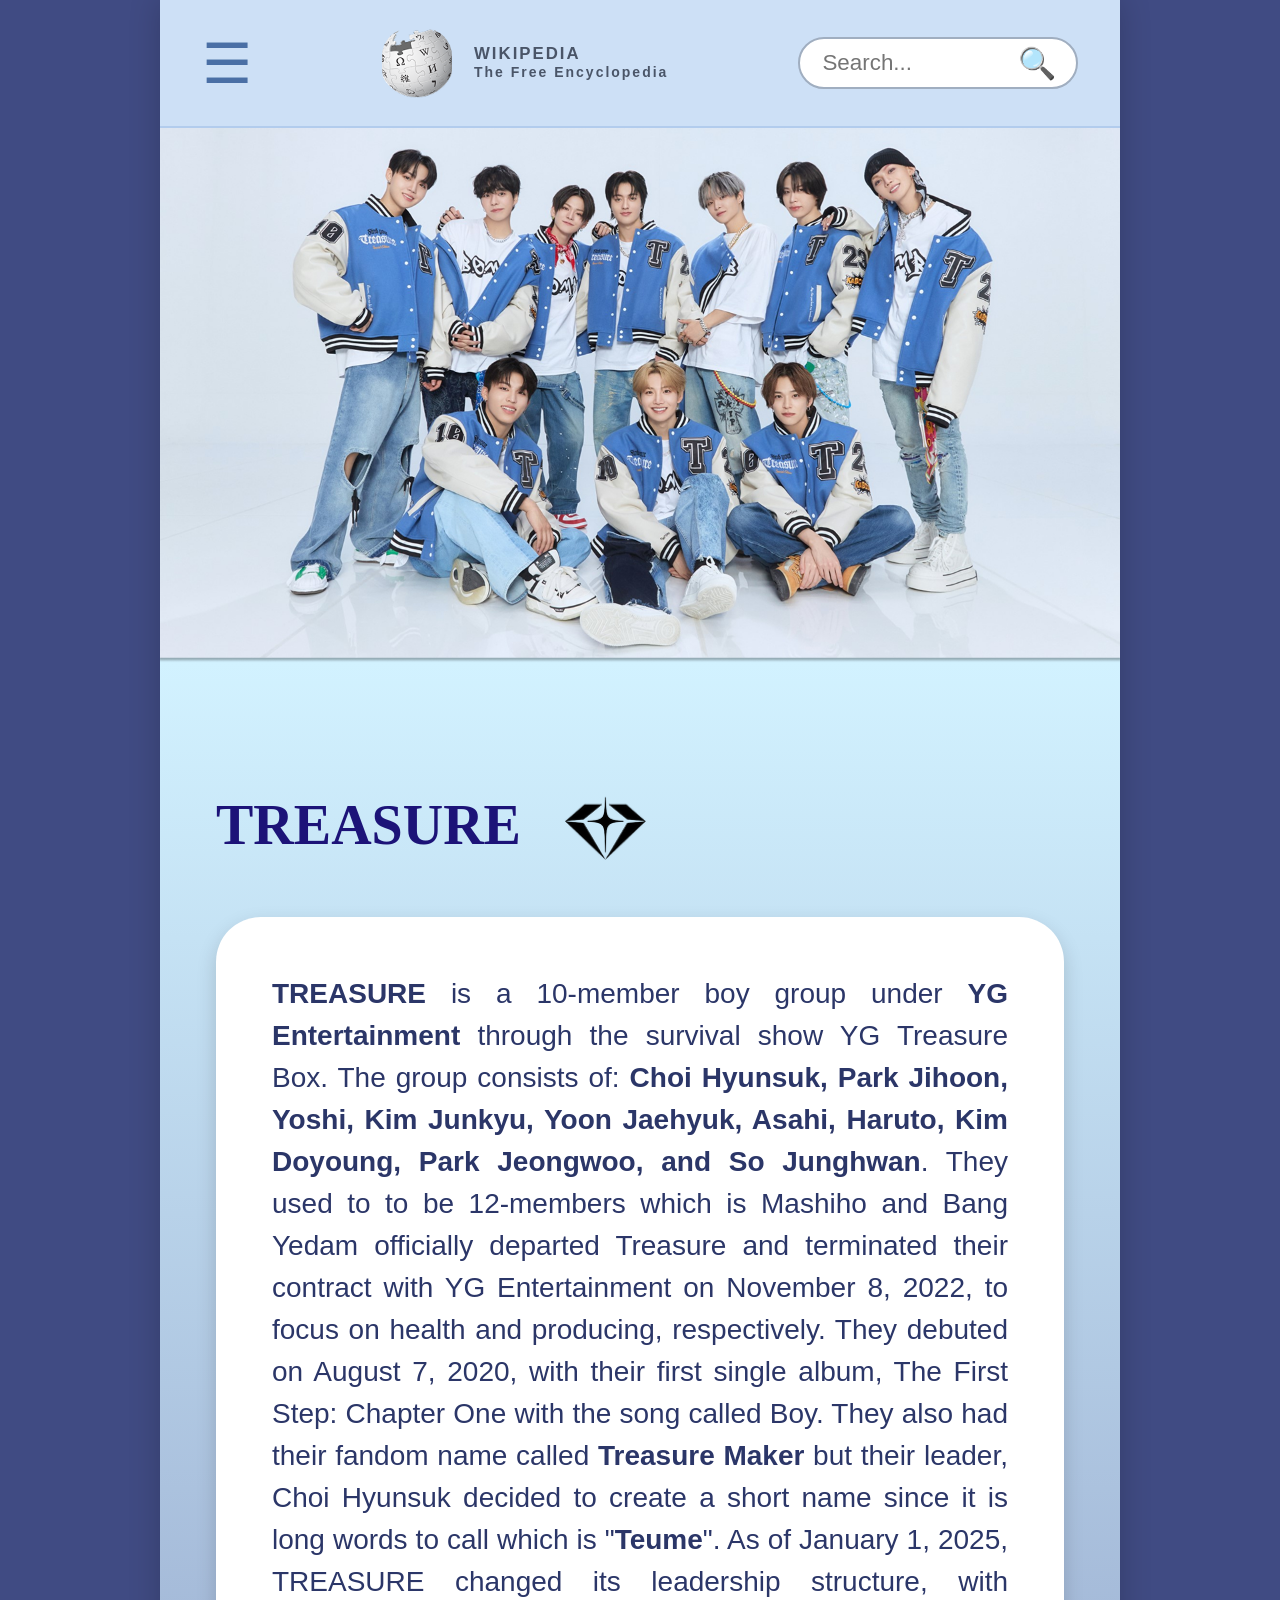
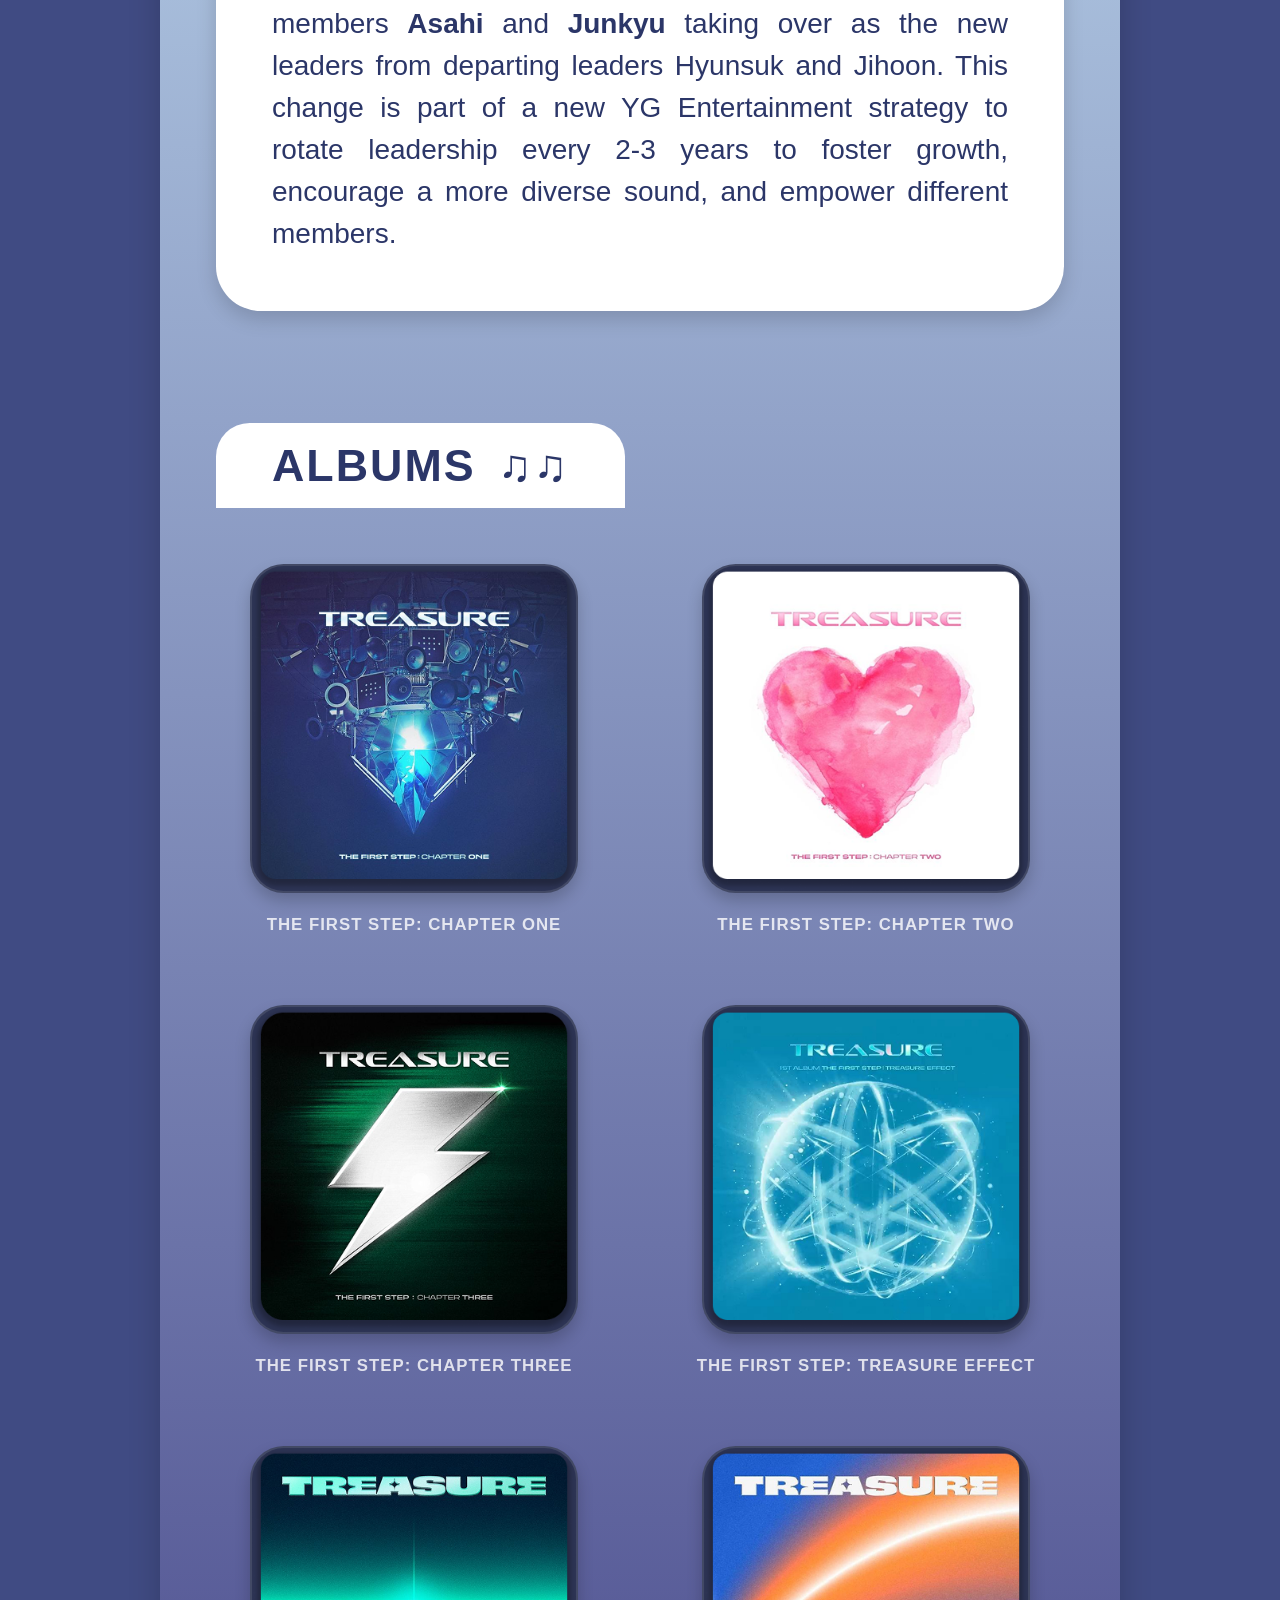
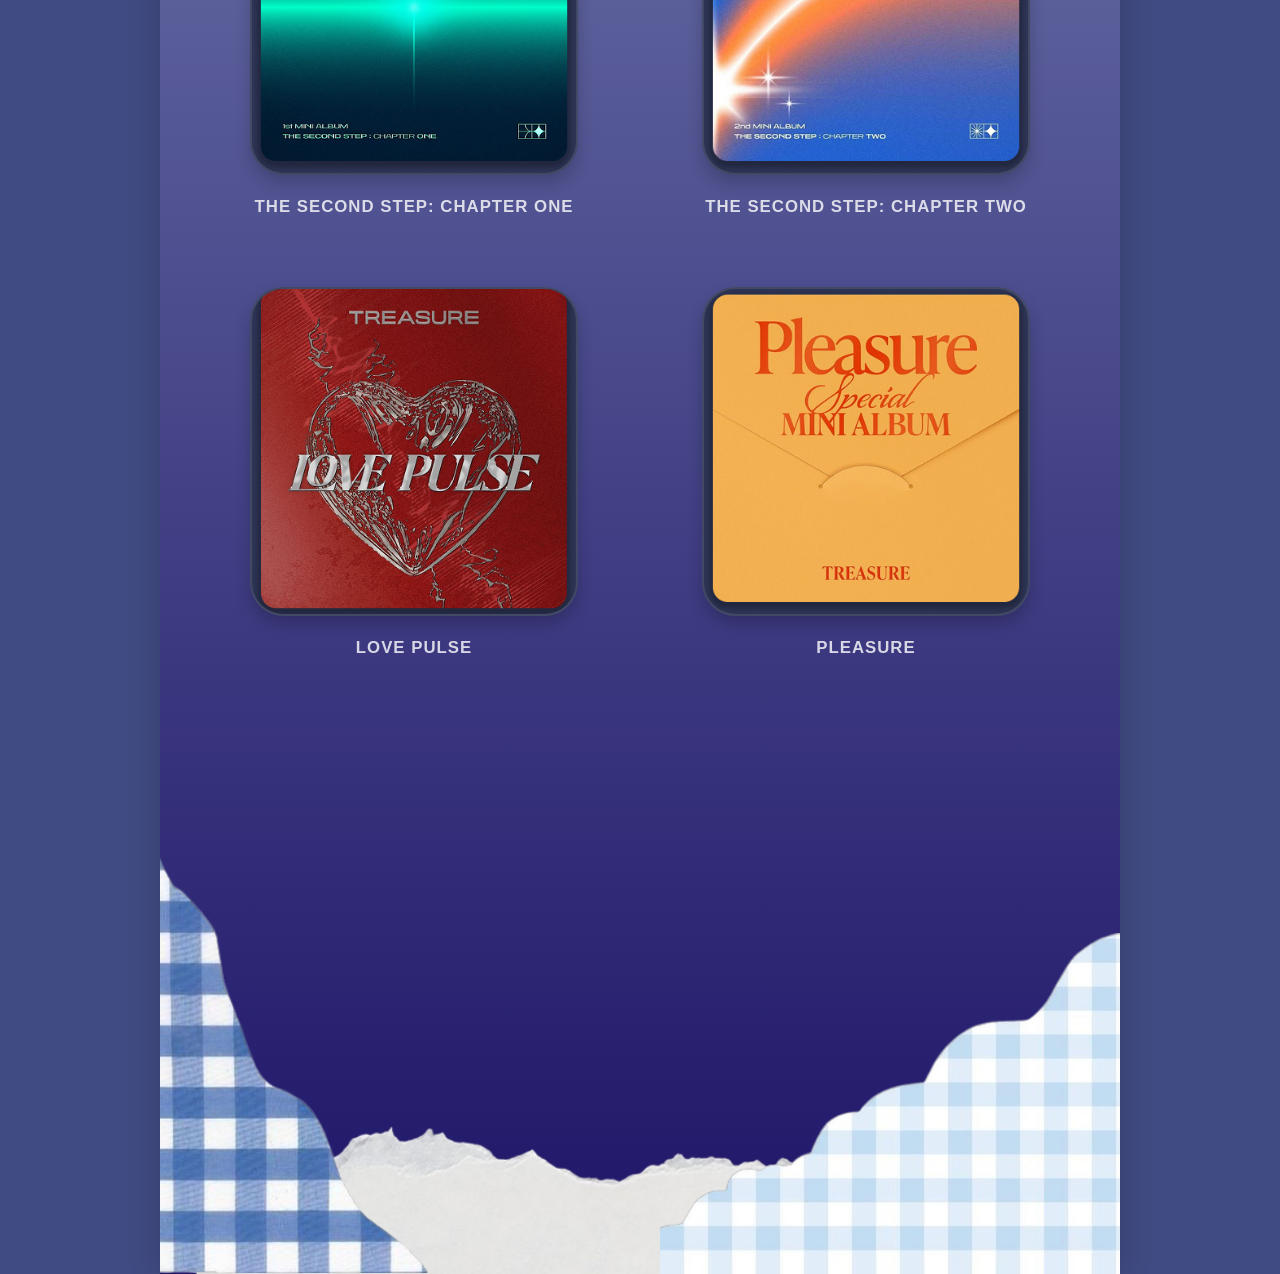
<file: index.html>
<!DOCTYPE html>
<html lang="en">
<head>
    <meta charset="UTF-8">
    <meta name="viewport" content="width=device-width, initial-scale=1.0">
    <title>TREASURE Wiki Page</title>
    <link rel="stylesheet" href="css/style.css">
</head>
<body>

    <main class="main-container">
        
        <header class="wiki-header">
            <div class="header-content">
                <div class="hamburger-menu">&#9776;</div>
                <div class="logo-area">
                    <div class="wiki-logo-box">
                        <img src="img/logo/wikipedia.png" alt="Wikipedia Logo">
                    </div>
                    <span class="wiki-text">WIKIPEDIA<br><small>The Free Encyclopedia</small></span>
                </div>
                <div class="search-bar-container">
                    <input type="text" placeholder="Search..." class="search-input">
                    <span class="search-icon">&#128269;</span>
                </div>
            </div>
        </header>
        
        <section class="hero-section">
            <div class="hero-image-box">
                <img src="img/banner.png" alt="TREASURE Group Photo">
            </div>
        </section>

        <div class="content-wrapper">

            <section class="profile-section">
                <h1 class="group-title">
                    TREASURE 
                    <span class="diamond-icon">
                        <img src="img/logo/tlogo.png" alt="tlogo.png">
                    </span>
                </h1>
                
                <div class="bio-card">
                    <p>
                        <strong>TREASURE</strong> is a 10-member boy group under <strong>YG Entertainment</strong> through the survival show YG Treasure Box. The group consists of: <strong>Choi Hyunsuk, Park Jihoon, Yoshi, Kim Junkyu, Yoon Jaehyuk, Asahi, Haruto, Kim Doyoung, Park Jeongwoo, and So Junghwan</strong>. They used to to be 12-members which is Mashiho and Bang Yedam officially departed Treasure and terminated their contract with YG Entertainment on November 8, 2022, to focus on health and producing, respectively. They debuted on August 7, 2020, with their first single album, The First Step: Chapter One with the song called Boy. They also had their fandom name called <strong>Treasure Maker</strong> but their leader, Choi Hyunsuk decided to create a short name since it is long words to call which is "<strong>Teume</strong>". As of January 1, 2025, TREASURE changed its leadership structure, with members <strong>Asahi</strong> and <strong>Junkyu</strong> taking over as the new leaders from departing leaders Hyunsuk and Jihoon. This change is part of a new YG Entertainment strategy to rotate leadership every 2-3 years to foster growth, encourage a more diverse sound, and empower different members.
                    </p>
                </div>
            </section>

            <section class="albums-section">
                <div class="albums-heading-box">
                    <h2>ALBUMS <span class="music-notes">&#9835;&#9835;</span></h2>
                </div>

                <div class="albums-grid">
                    <a href="boy.html" class="album-link-wrapper">
                        <div class="album-item">
                            <div class="album-art-box">
                                <img src="img/album/t8.png" alt="The First Step: Chapter One">
                            </div>
                            <p class="album-title">THE FIRST STEP: CHAPTER ONE</p>
                        </div>
                    </a>

                    <a href="ily.html" class="album-link-wrapper">
                        <div class="album-item">
                            <div class="album-art-box">
                                <img src="img/album/t7.png" alt="The First Step: Chapter Two">
                            </div>
                            <p class="album-title">THE FIRST STEP: CHAPTER TWO</p>
                        </div>
                    </a>

                    <a href="mmm.html" class="album-link-wrapper">
                        <div class="album-item">
                            <div class="album-art-box">
                                <img src="img/album/t6.png" alt="The First Step: Chapter Three">
                            </div>
                            <p class="album-title">THE FIRST STEP: CHAPTER THREE</p>
                        </div>
                    </a>

                    <a href="mytreasure.html" class="album-link-wrapper">
                        <div class="album-item">
                            <div class="album-art-box">
                                <img src="img/album/t5.png" alt="The First Step: Treasure Effect">
                            </div>
                            <p class="album-title">THE FIRST STEP: TREASURE EFFECT</p>
                        </div>
                    </a>

                    <a href="jikjin.html" class="album-link-wrapper">
                        <div class="album-item">
                            <div class="album-art-box">
                                <img src="img/album/t4.png" alt="The Second Step: Chapter One">
                            </div>
                            <p class="album-title">THE SECOND STEP: CHAPTER ONE</p>
                        </div>
                    </a>

                    <a href="hello.html" class="album-link-wrapper">
                        <div class="album-item">
                            <div class="album-art-box">
                                <img src="img/album/t3.png" alt="The Second Step: Chapter Two">
                            </div>
                            <p class="album-title">THE SECOND STEP: CHAPTER TWO</p>
                        </div>
                    </a>

                    <a href="paradise.html" class="album-link-wrapper">
                        <div class="album-item">
                            <div class="album-art-box">
                                <img src="img/album/t2.png" alt="Love Pulse">
                            </div>
                            <p class="album-title">LOVE PULSE</p>
                        </div>
                    </a>

                    <a href="yellow.html" class="album-link-wrapper">
                        <div class="album-item">
                            <div class="album-art-box">
                                <img src="img/album/t1.png" alt="Pleasure">
                            </div>
                            <p class="album-title">PLEASURE</p>
                        </div>
                    </a>
                </div>
            </section>

            <footer class="footer-decoration-container">
                <img src="img/design/d9.png" class="footer-layer layer-gingham-right" alt="Gingham Right Layer">
                <img src="img/design/d11.png" class="footer-layer layer-gingham-left" alt="Gingham Left Layer">
                <img src="img/design/d10.png" class="footer-layer layer-torn-paper" alt="Torn Paper Top Layer">
            </footer>
        </div>
    </main>

</body>
</html>
</file>
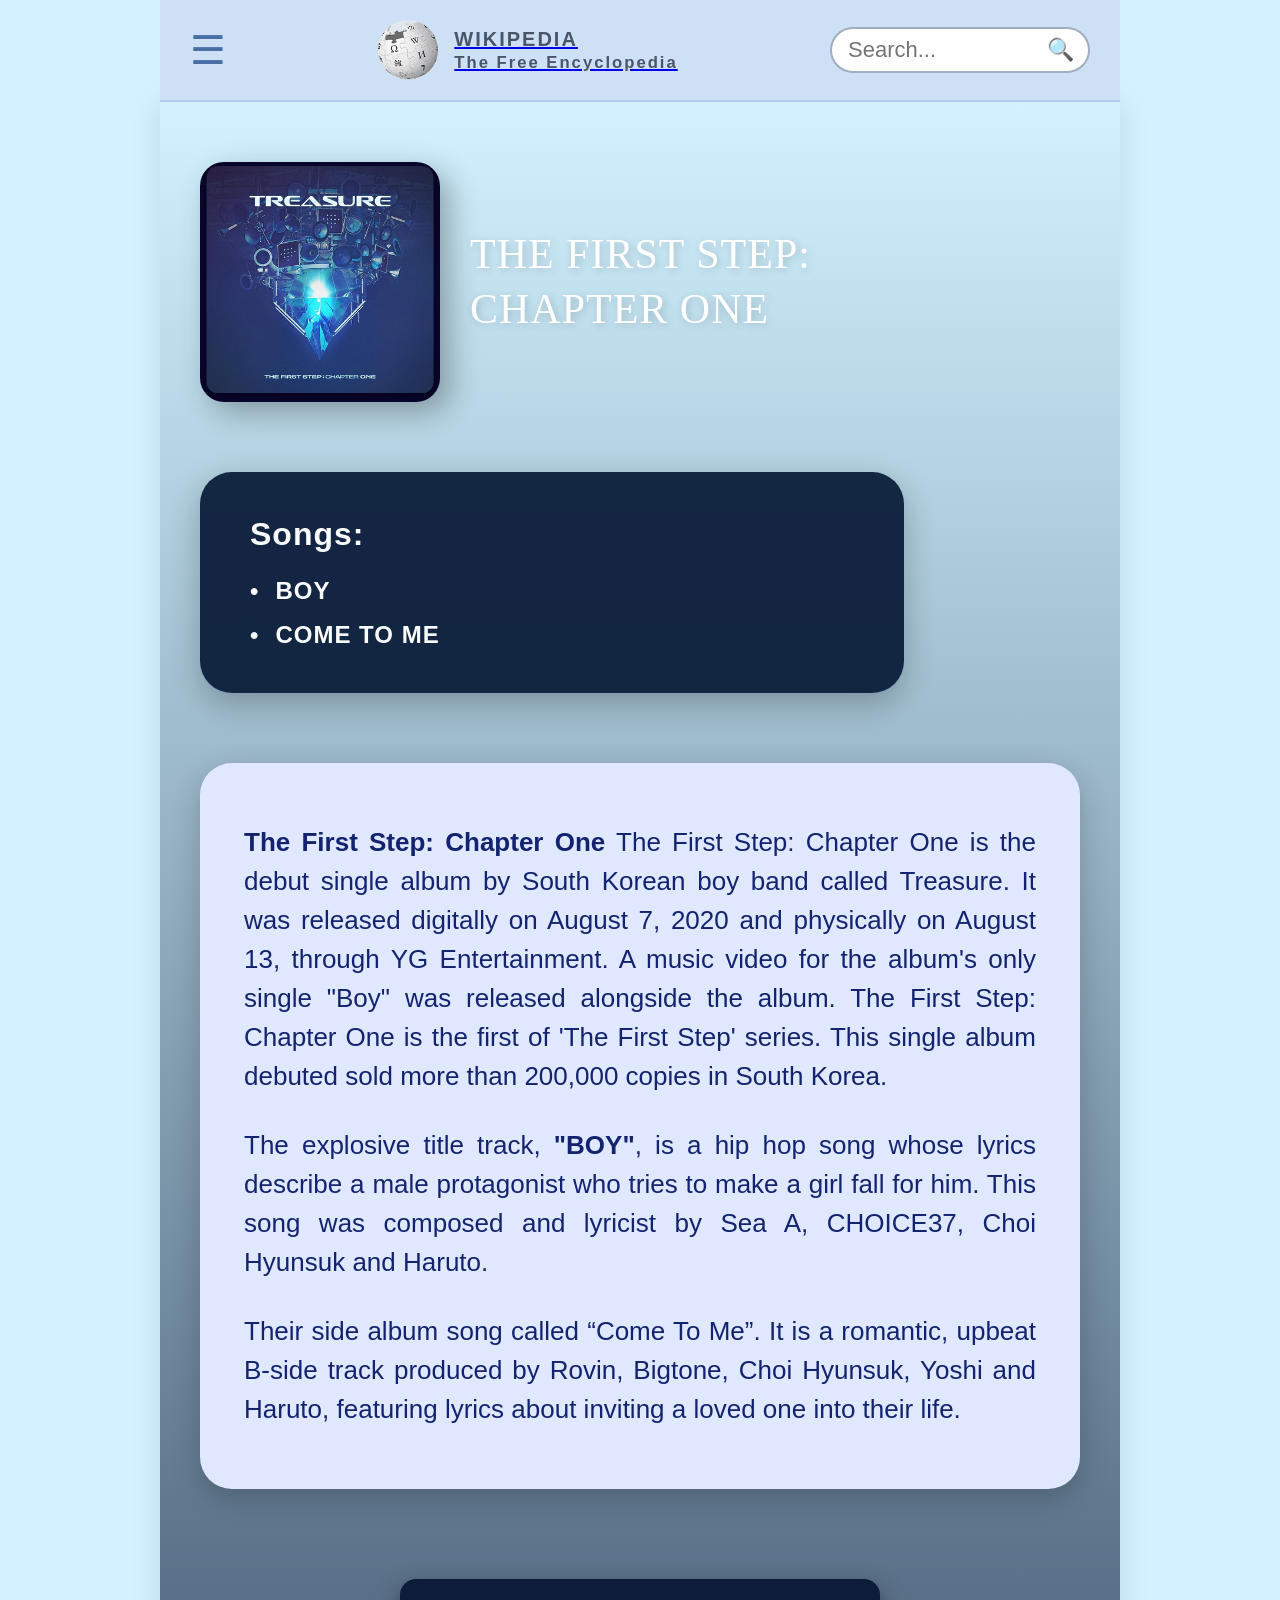
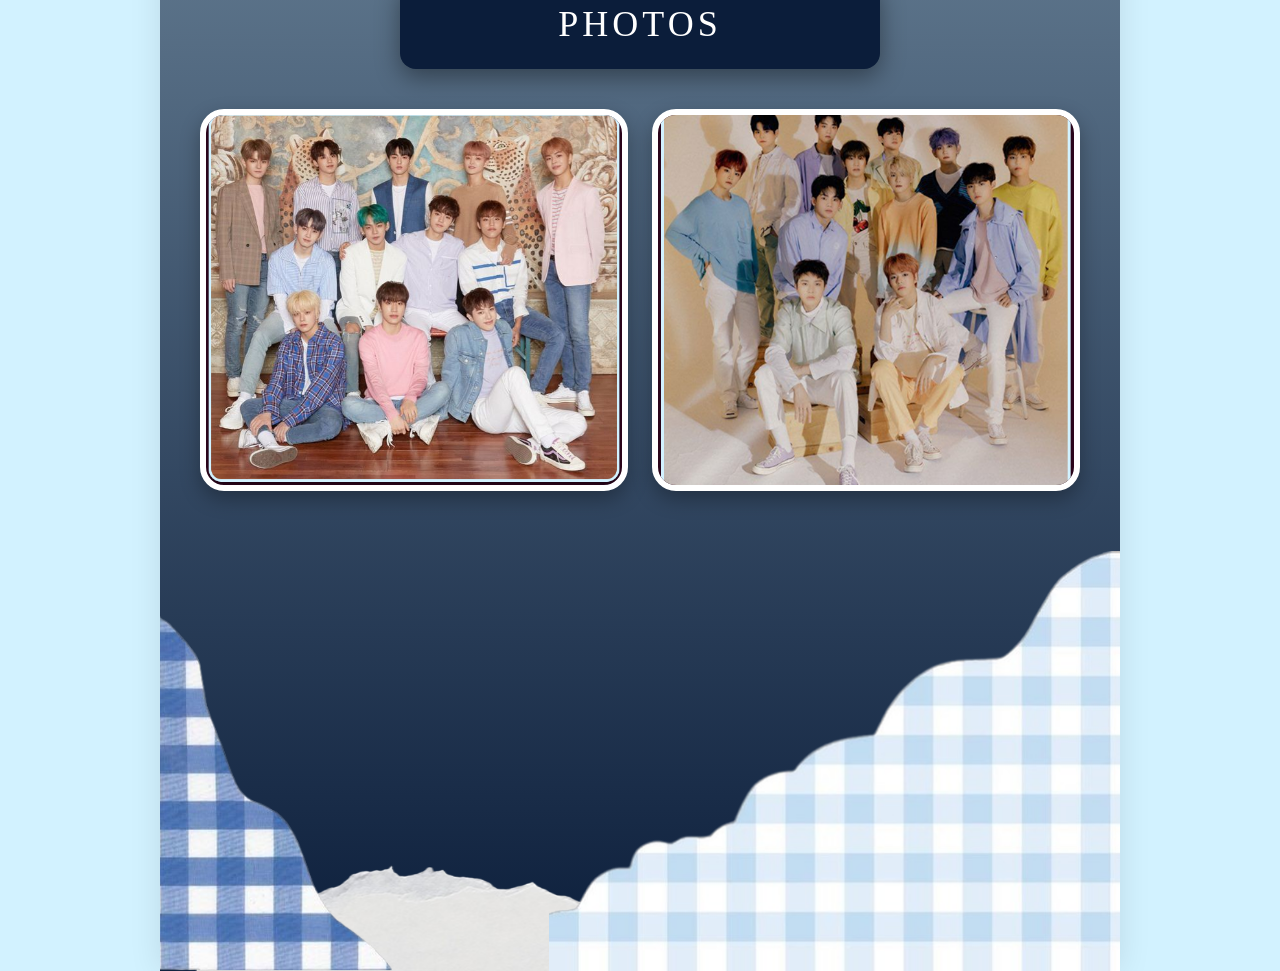
<file: boy.html>
<!DOCTYPE html>
<html lang="en">
<head>
    <meta charset="UTF-8">
    <meta name="viewport" content="width=device-width, initial-scale=1.0, shrink-to-fit=no">
    <title>THE FIRST STEP: CHAPTER ONE</title>
    <link rel="stylesheet" href="css/style2.css">
</head>
<body>

    <header class="wiki-header">
        <div class="header-content">
            <div class="hamburger-menu">&#9776;</div>
            <a href="index.html" class="wiki-logo-link">
                <div class="logo-area">
                    <div class="wiki-logo-box">
                        <img src="img/logo/wikipedia.png" alt="Wikipedia Logo">
                    </div>
                    <span class="wiki-text">WIKIPEDIA<br><small>The Free Encyclopedia</small></span>
                </div>
            </a>
            <div class="search-bar-container">
                <input type="text" placeholder="Search..." class="search-input">
                <span class="search-icon">&#128269;</span>
            </div>
        </div>
    </header>

    <main class="main-container">
        <div class="content-wrapper">
            
            <section class="album-intro-section">
                <div class="album-cover-box">
                    <img src="img/album/t8.png" alt="Album Cover">
                </div>
                <div class="album-title-box">
                    <h1>THE FIRST STEP:<br>CHAPTER ONE</h1>
                </div>
            </section>

            <section class="tracklist-section">
                <div class="tracklist-card">
                    <h2>Songs:</h2>
                    <ul>
                        <li>BOY</li>
                        <li>COME TO ME</li>
                    </ul>
                </div>
            </section>

            <section class="details-section">
                <div class="details-card">
                    <p>
                        <strong>The First Step: Chapter One</strong> The First Step: Chapter One is the debut single album by South Korean boy band called Treasure. 
                        It was released digitally on August 7, 2020 and physically on August 13, through YG Entertainment. A music video for the album's only single "Boy" was released alongside the album. The First Step: Chapter One is the first of 'The First Step' series.
                        This single album debuted sold more than 200,000 copies in South Korea.
                    </p>
                    <p>
                        The explosive title track, <strong>"BOY"</strong>, is a hip hop song whose lyrics describe a male protagonist who tries to make a girl fall for him. This song was composed and lyricist by Sea A, CHOICE37, Choi Hyunsuk and Haruto. 
                    </p>
                    <p>
                       Their side album song called “Come To Me”. It is a romantic, upbeat B-side track produced by Rovin, Bigtone, Choi Hyunsuk, Yoshi and Haruto, featuring lyrics about inviting a loved one into their life. 
                    </p>
                </div>
            </section>

            <section class="photos-section">
                <div class="photos-heading-box">
                    <h2>PHOTOS</h2>
                </div>

                <div class="photos-grid">
                    <div class="photo-item">
                        <img src="img/photo/treasure1.png" alt="Concept Photo 1">
                    </div>
                    <div class="photo-item">
                        <img src="img/photo/treasure2.png" alt="Concept Photo 2">
                    </div>
                </div>
            </section>

            <footer class="footer-decoration-container">
                <img src="img/design/d9.png" class="footer-layer layer-gingham-right" alt="Gingham Right Layer">
                <img src="img/design/d11.png" class="footer-layer layer-gingham-left" alt="Gingham Left Layer">
                <img src="img/design/d10.png" class="footer-layer layer-torn-paper" alt="Torn Paper Top Layer">
            </footer>

        </div>
    </main>

</body>
</html>
</file>
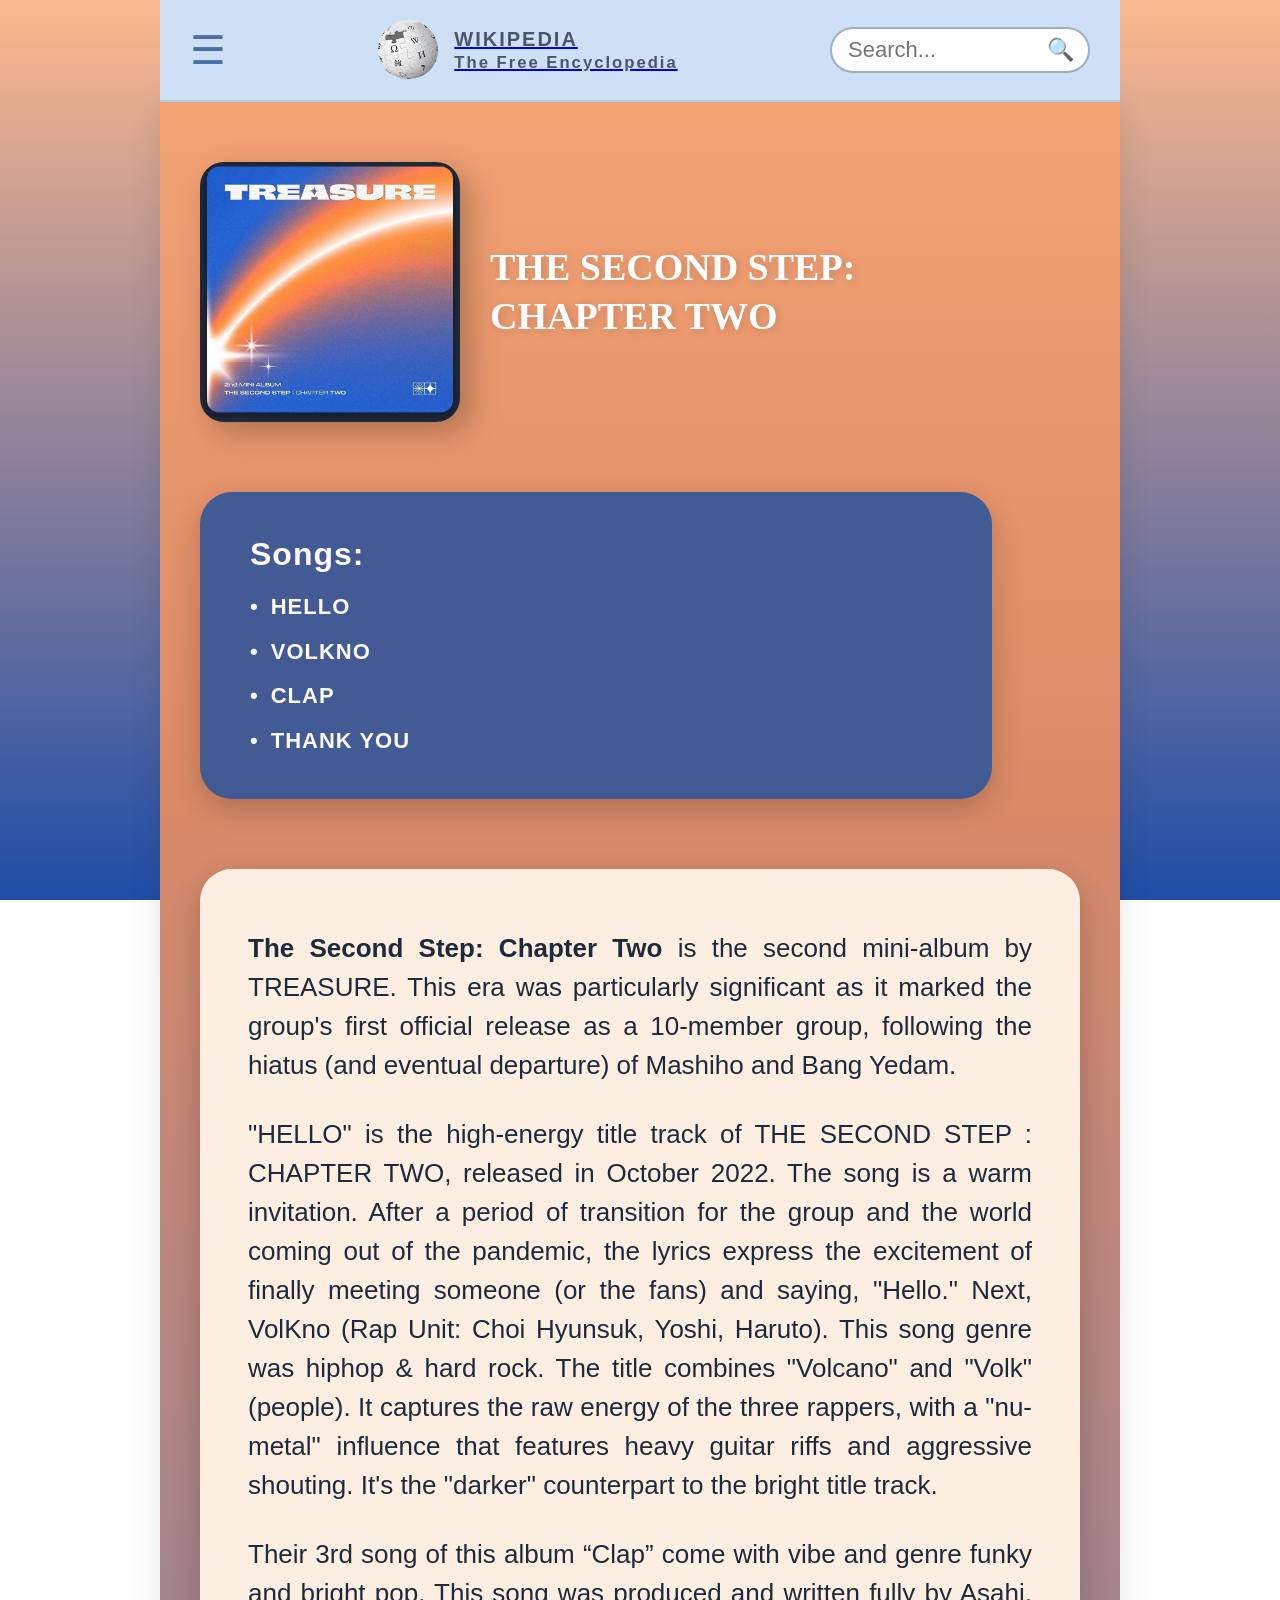
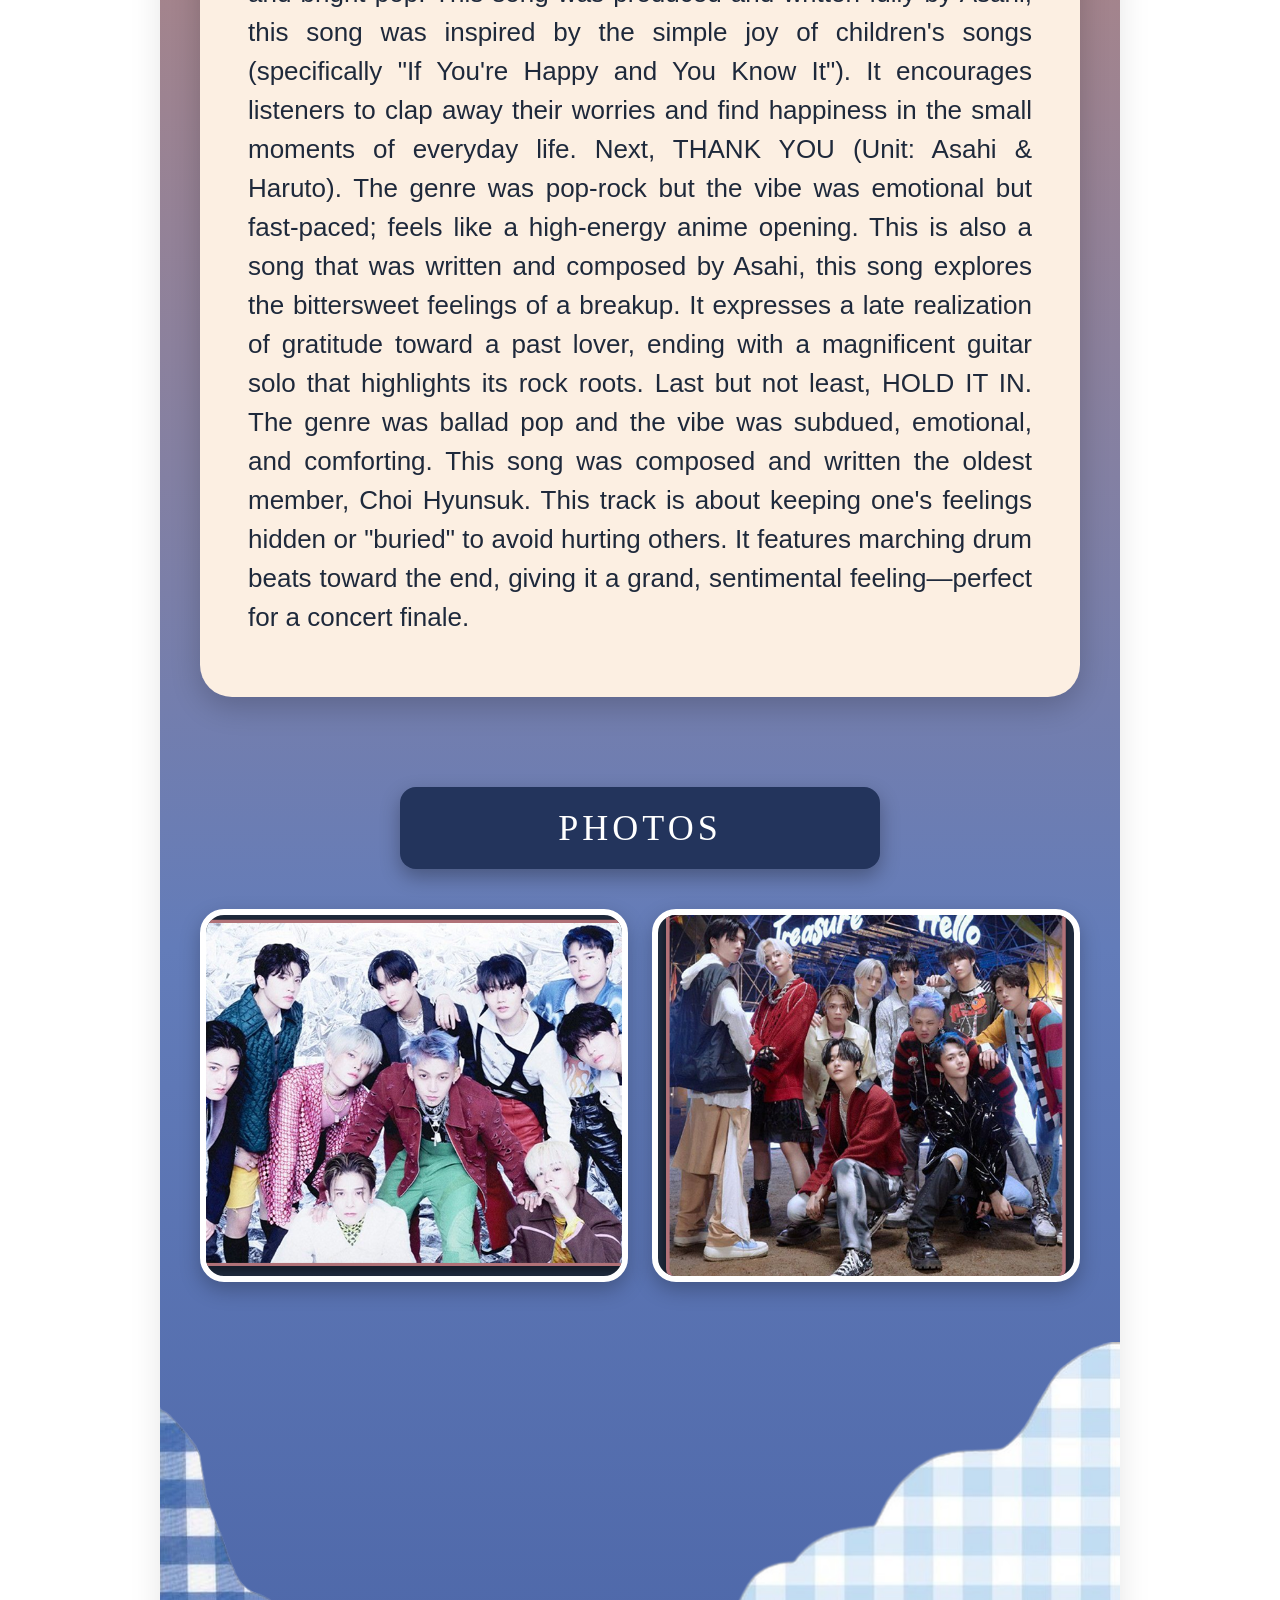
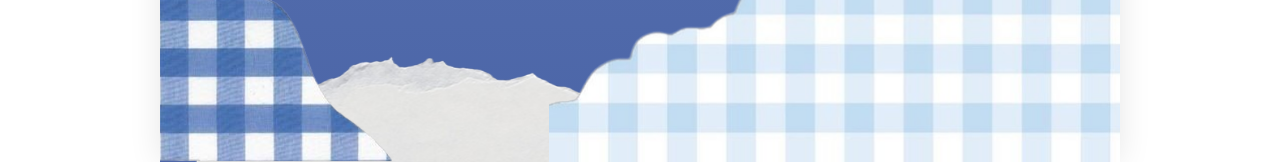
<file: hello.html>
<!DOCTYPE html>
<html lang="en">
<head>
    <meta charset="UTF-8">
    <meta name="viewport" content="width=device-width, initial-scale=1.0">
    <title>THE SECOND STEP: CHAPTER TWO</title>
    <link rel="stylesheet" href="css/style7.css">
</head>
<body>

    <header class="wiki-header">
        <div class="header-content">
            <div class="hamburger-menu">&#9776;</div>
            <a href="index.html" class="wiki-logo-link">
                <div class="logo-area">
                    <div class="wiki-logo-box">
                        <img src="img/logo/wikipedia.png" alt="Wikipedia Logo Placeholder">
                    </div>
                    <span class="wiki-text">WIKIPEDIA<br><small>The Free Encyclopedia</small></span>
                </div>
            </a>
            <div class="search-bar-container">
                <input type="text" placeholder="Search..." class="search-input">
                <span class="search-icon">&#128269;</span>
            </div>
        </div>
    </header>

    <main class="main-container">
        <div class="content-wrapper">
            
            <section class="album-intro-section">
                <div class="album-cover-box">
                    <img src="img/album/t3.png" alt="Album Cover Placeholder">
                </div>
                <div class="album-title-box">
                    <h1>THE SECOND STEP:<br>CHAPTER TWO</h1>
                </div>
            </section>

            <section class="tracklist-section">
                <div class="tracklist-card">
                    <h2>Songs:</h2>
                    <ul>
                        <li>HELLO</li>
                        <li>VOLKNO</li>
                        <li>CLAP</li>
                        <li>THANK YOU</li>
                    </ul>
                </div>
            </section>

            <section class="details-section">
                <div class="details-card">
                    <p>
                        <strong>The Second Step: Chapter Two</strong> is the second mini-album by TREASURE. This era was particularly significant as it marked the group's first official release as a 10-member group, following the hiatus (and eventual departure) of Mashiho and Bang Yedam.
                    <p>
                        "HELLO" is the high-energy title track of THE SECOND STEP : CHAPTER TWO,
                         released in October 2022. The song is a warm invitation. After a period of transition for the group and the world coming out of the pandemic,
                          the lyrics express the excitement of finally meeting someone (or the fans) and saying, "Hello."
                           Next, VolKno (Rap Unit: Choi Hyunsuk, Yoshi, Haruto). This song genre was hiphop & hard rock. The title combines "Volcano" and "Volk" (people).
                            It captures the raw energy of the three rappers, with a "nu-metal" influence that features heavy guitar riffs and aggressive shouting.
                         It's the "darker" counterpart to the bright title track. 
                    </p>
                    <p>
                       Their 3rd song of this album “Clap” come with vibe and genre funky and bright pop. This song was produced and written fully by Asahi, this song was inspired by the simple joy of children's songs (specifically "If You're Happy and You Know It"). It encourages listeners to clap away their worries and find happiness in the small moments of everyday life. 
Next, THANK YOU (Unit: Asahi & Haruto). The genre was 
pop-rock but the vibe was emotional but fast-paced; feels like a high-energy anime opening. This is also a song that was written and composed by Asahi, this song explores the bittersweet feelings of a breakup. It expresses a late realization of gratitude toward a past lover, ending with a magnificent guitar solo that highlights its rock roots. Last but not least, HOLD IT IN. The genre was ballad pop and the vibe was subdued, emotional, and comforting. This song was composed and written the oldest member, Choi Hyunsuk. This track is about keeping one's feelings hidden or "buried" to avoid hurting others. 
It features marching drum beats toward the end, giving it a grand, sentimental feeling—perfect for a concert finale.
                    </p>
                </div>
            </section>

            <section class="photos-section">
                <div class="photos-heading-box">
                    <h2>PHOTOS</h2>
                </div>

                <div class="photos-grid">
                    <div class="photo-item">
                        <img src="img/photo/treasure11.png" alt="Concept Photo 1 Placeholder">
                    </div>
                    <div class="photo-item">
                        <img src="img/photo/treasure12.png" alt="Concept Photo 2 Placeholder">
                    </div>
                </div>
            </section>

            <footer class="footer-decoration-container">
                <img src="img/design/d9.png" class="footer-layer layer-gingham-right" alt="Gingham Right Layer">
                <img src="img/design/d11.png" class="footer-layer layer-gingham-left" alt="Gingham Left Layer">
                <img src="img/design/d10.png" class="footer-layer layer-torn-paper" alt="Torn Paper Top Layer">
            </footer>

        </div>
    </main>

</body>
</html>
</file>
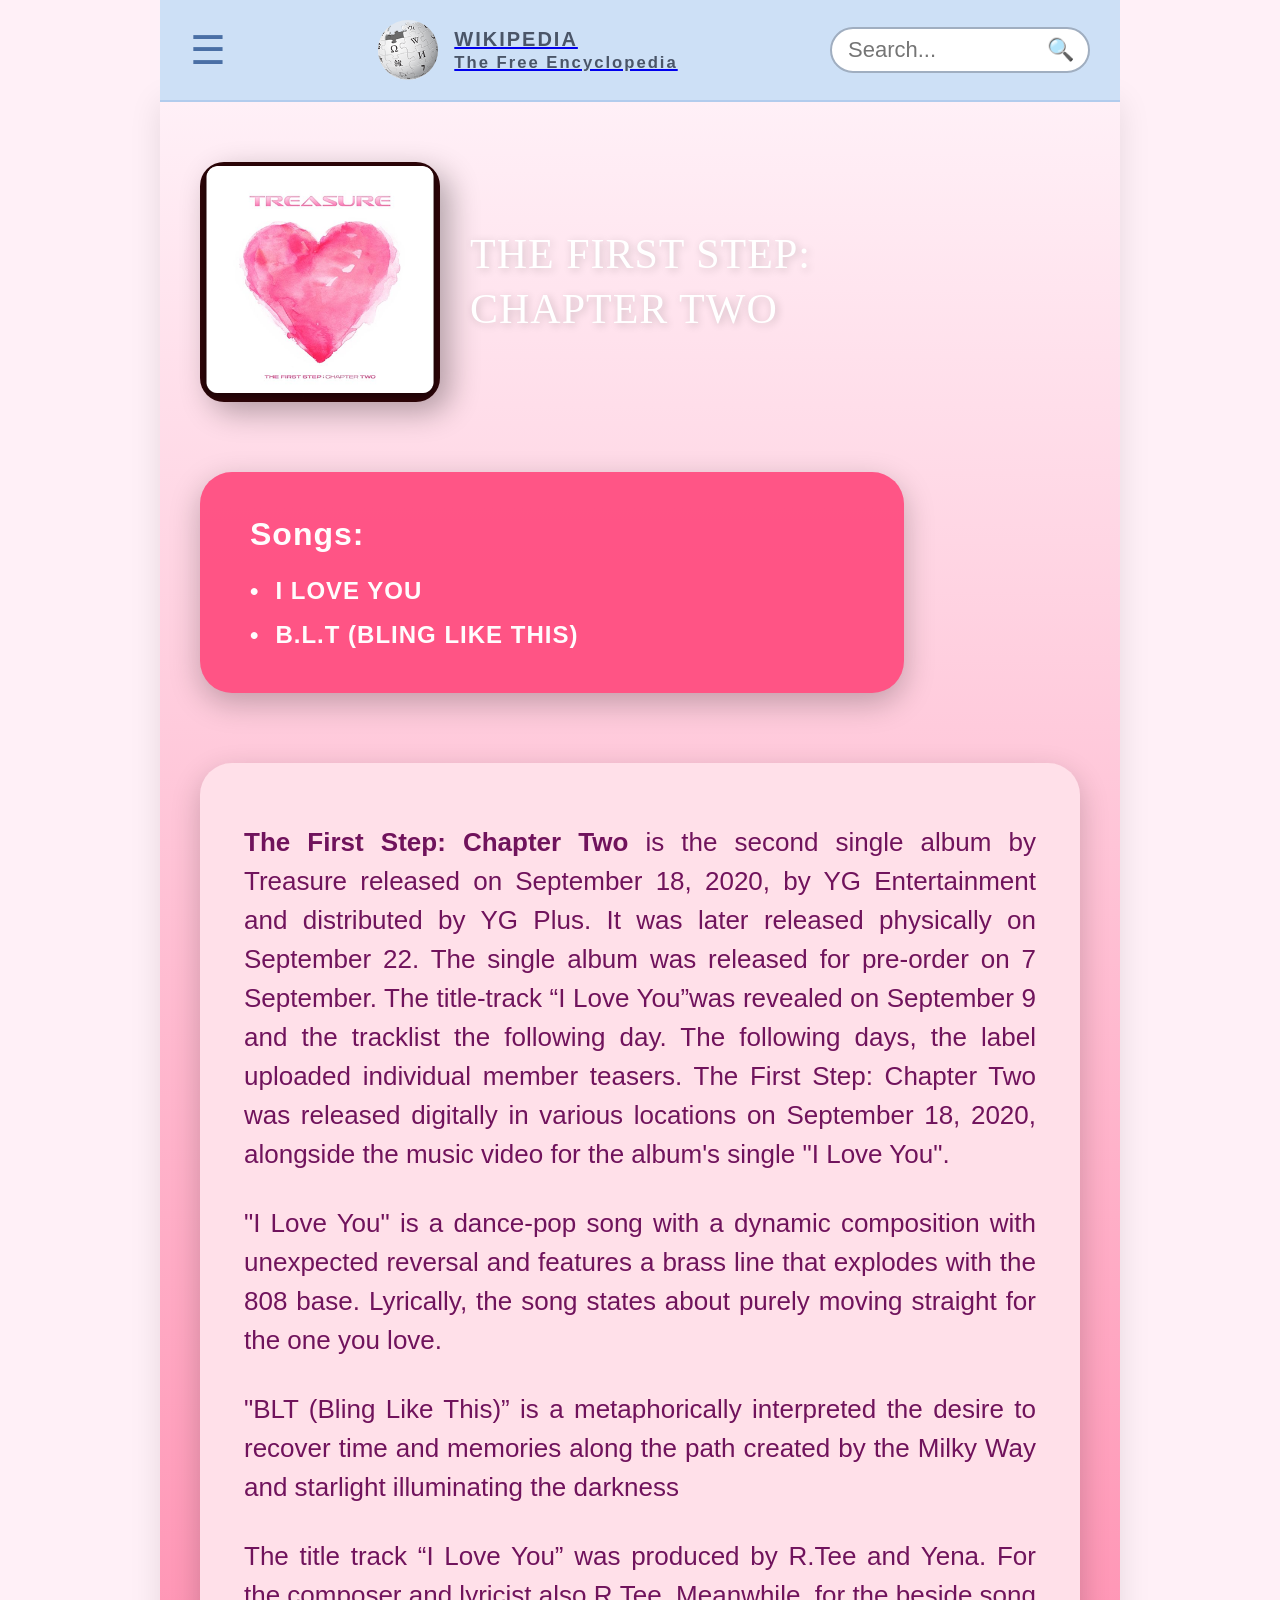
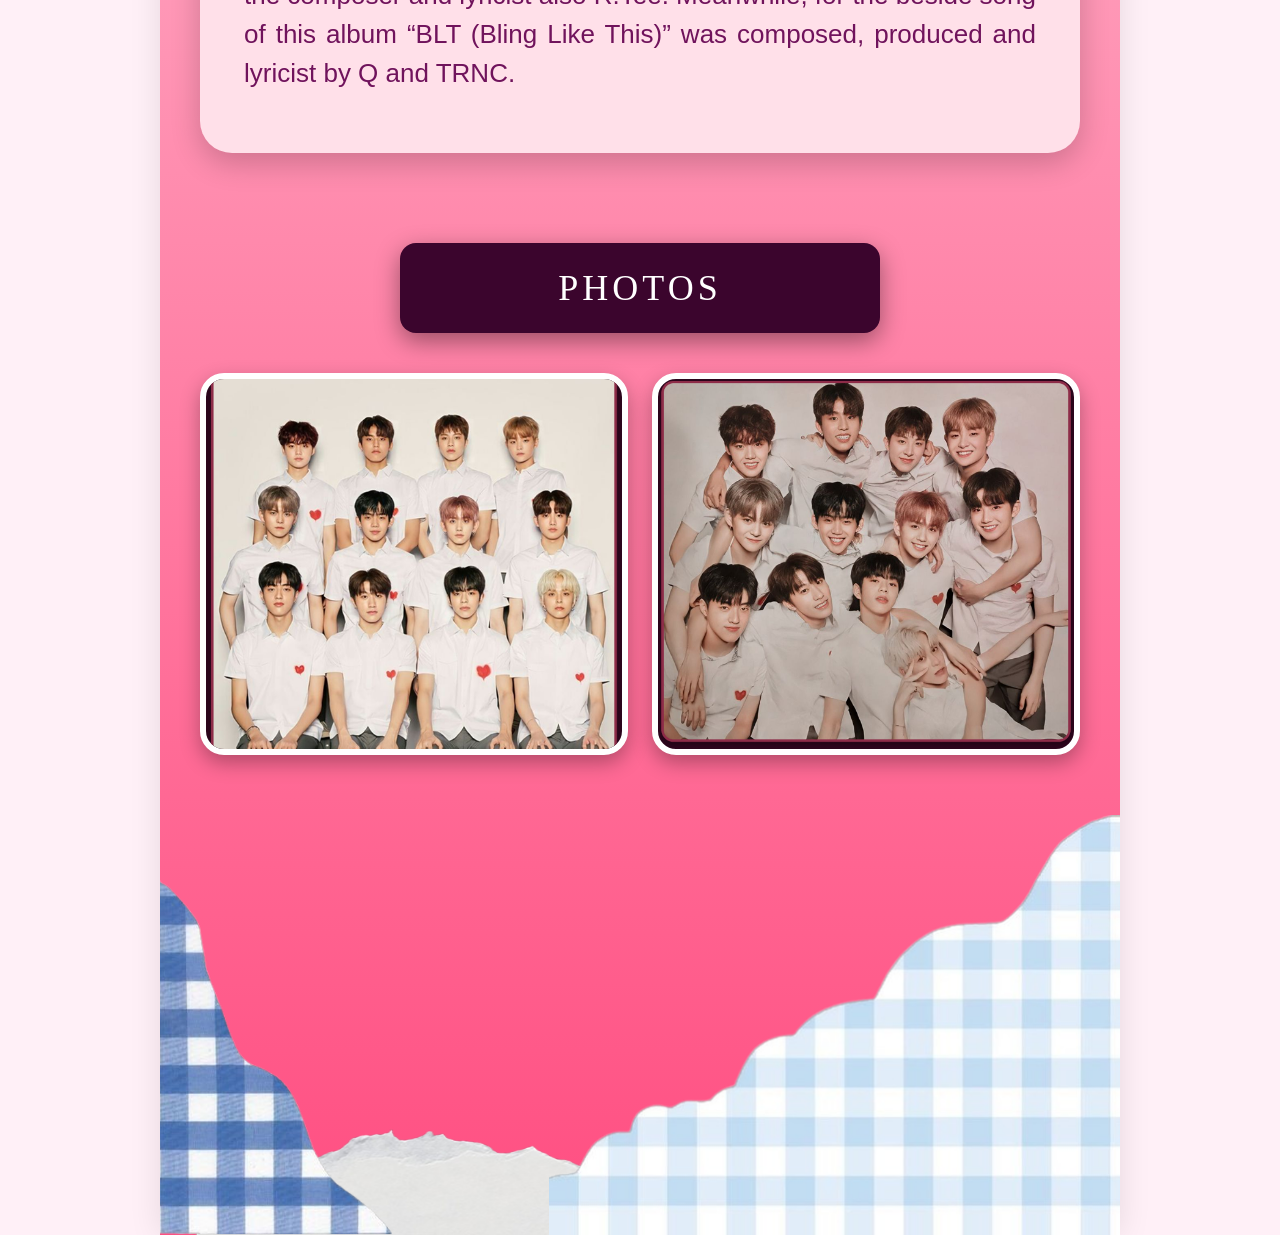
<file: ily.html>
<!DOCTYPE html>
<html lang="en">
<head>
    <meta charset="UTF-8">
    <meta name="viewport" content="width=device-width, initial-scale=1.0, shrink-to-fit=no">
    <title>THE FIRST STEP: CHAPTER TWO</title>
    <link rel="stylesheet" href="css/style3.css">
</head>
<body>

    <header class="wiki-header">
        <div class="header-content">
            <div class="hamburger-menu">&#9776;</div>
            <a href="index.html" class="wiki-logo-link">
                <div class="logo-area">
                    <div class="wiki-logo-box">
                        <img src="img/logo/wikipedia.png" alt="Wikipedia Logo Placeholder">
                    </div>
                    <span class="wiki-text">WIKIPEDIA<br><small>The Free Encyclopedia</small></span>
                </div>
            </a>
            <div class="search-bar-container">
                <input type="text" placeholder="Search..." class="search-input">
                <span class="search-icon">&#128269;</span>
            </div>
        </div>
    </header>

    <main class="main-container">
        <div class="content-wrapper">
            
            <section class="album-intro-section">
                <div class="album-cover-box">
                    <img src="img/album/t7.png" alt="Album Cover Placeholder">
                </div>
                <div class="album-title-box">
                    <h1>THE FIRST STEP:<br>CHAPTER TWO</h1>
                </div>
            </section>

            <section class="tracklist-section">
                <div class="tracklist-card">
                    <h2>Songs:</h2>
                    <ul>
                        <li>I LOVE YOU</li>
                        <li>B.L.T (BLING LIKE THIS)</li>
                    </ul>
                </div>
            </section>

            <section class="details-section">
                <div class="details-card">
                    <p>
                        <strong>The First Step: Chapter Two</strong> is the second single album by Treasure released on September 18, 2020, by YG Entertainment and distributed by YG Plus. It was later released physically on September 22. The single album was released for pre-order on 7 September. The title-track “I Love You”was revealed on September 9 and the tracklist the following day. The following days, the label uploaded individual member teasers. The First Step: Chapter Two was released digitally in various locations on September 18, 2020, alongside the music video for the album's single "I Love You".
                    </p>
                    <p>
                       "I Love You" is a dance-pop song with a dynamic composition with unexpected reversal and features a brass line that explodes with the 808 base. Lyrically, the song states about purely moving straight for the one you love.
                    </p>
                    <p> "BLT (Bling Like This)” is a metaphorically interpreted the desire to recover time and memories along the path created by the Milky Way and starlight illuminating the darkness</p>
                    <p>
                        The title track “I Love You” was produced by R.Tee and Yena. For the composer and lyricist also R.Tee. Meanwhile, for the beside song of this album “BLT (Bling Like This)” was composed, produced and lyricist by Q and TRNC. 
                    </p>
                </div>
            </section>

            <section class="photos-section">
                <div class="photos-heading-box">
                    <h2>PHOTOS</h2>
                </div>

                <div class="photos-grid">
                    <div class="photo-item">
                        <img src="img/photo/treasure3.png" alt="Concept Photo 1 Placeholder">
                    </div>
                    <div class="photo-item">
                        <img src="img/photo/treasure4.png" alt="Concept Photo 2 Placeholder">
                    </div>
                </div>
            </section>

            <footer class="footer-decoration-container">
                <img src="img/design/d9.png" class="footer-layer layer-gingham-right" alt="Gingham Right Layer">
                <img src="img/design/d11.png" class="footer-layer layer-gingham-left" alt="Gingham Left Layer">
                <img src="img/design/d10.png" class="footer-layer layer-torn-paper" alt="Torn Paper Top Layer">
            </footer>

        </div>
    </main>

</body>
</html>
</file>
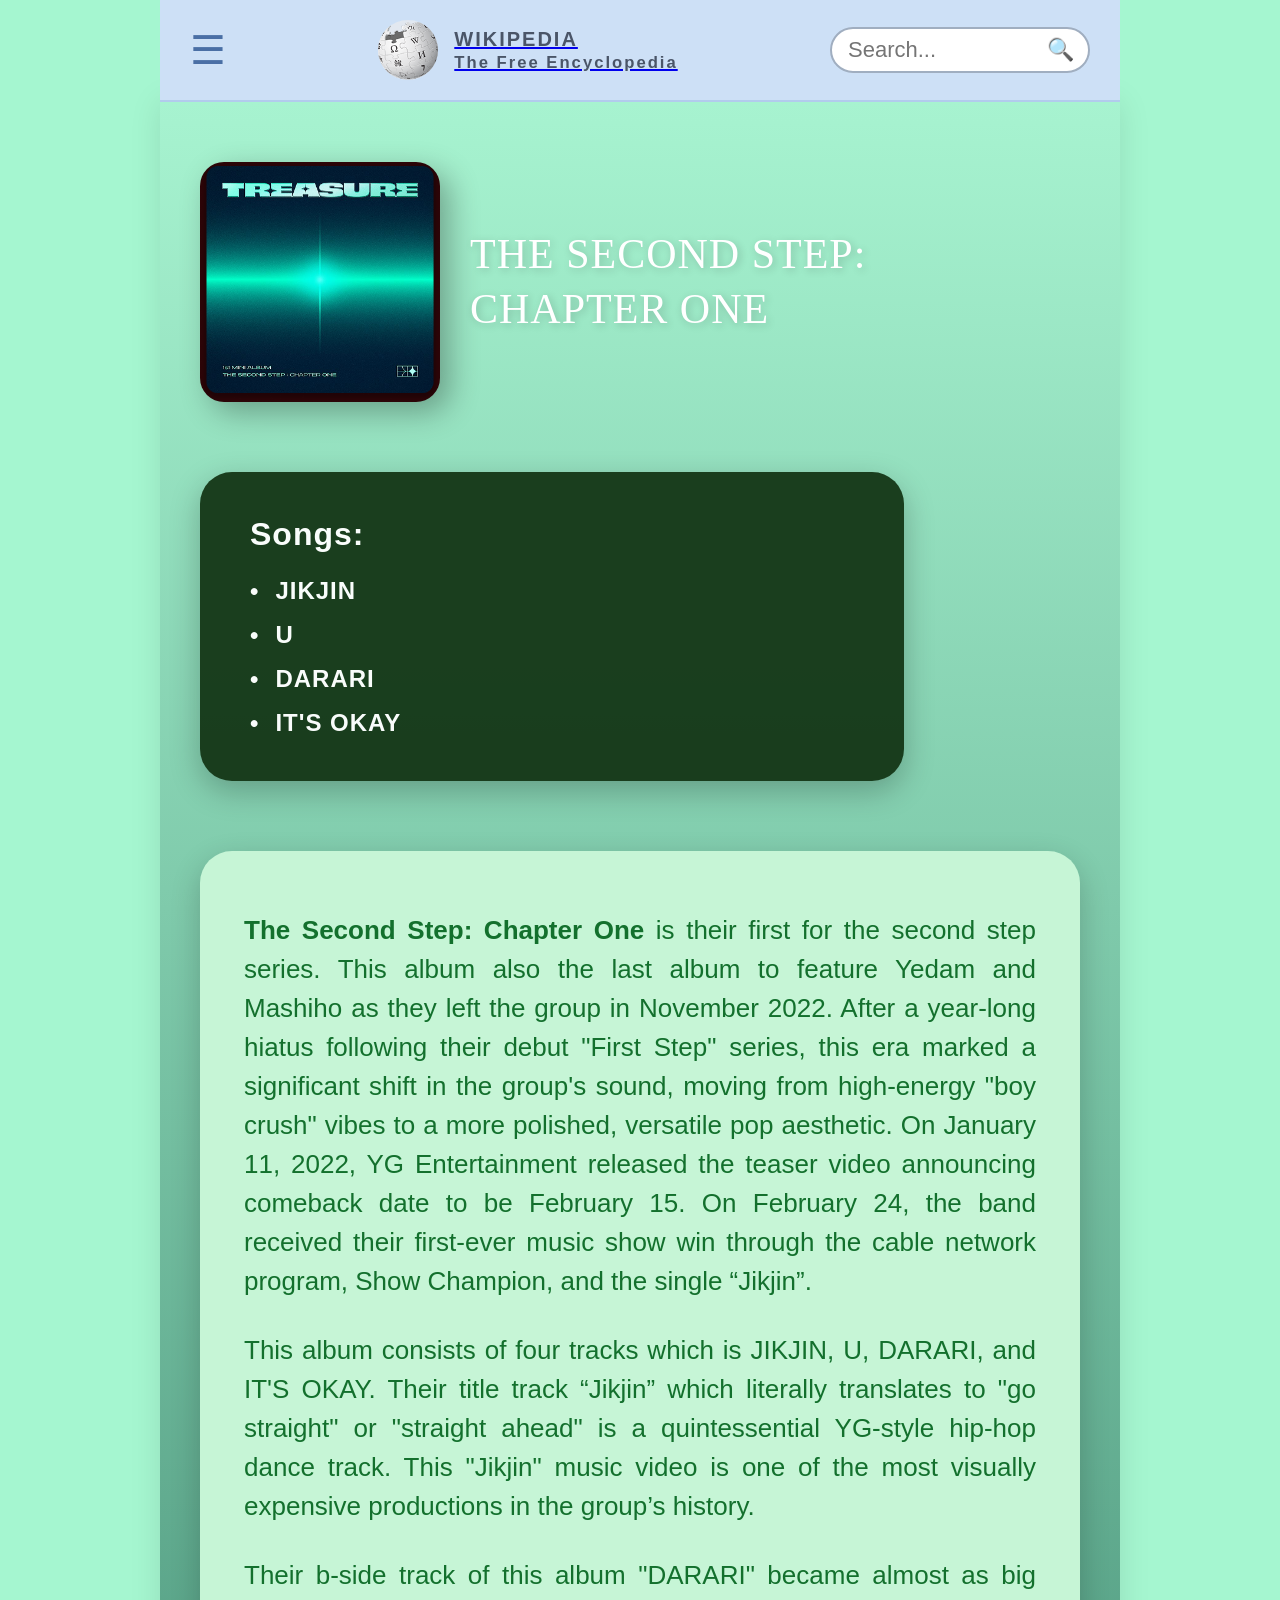
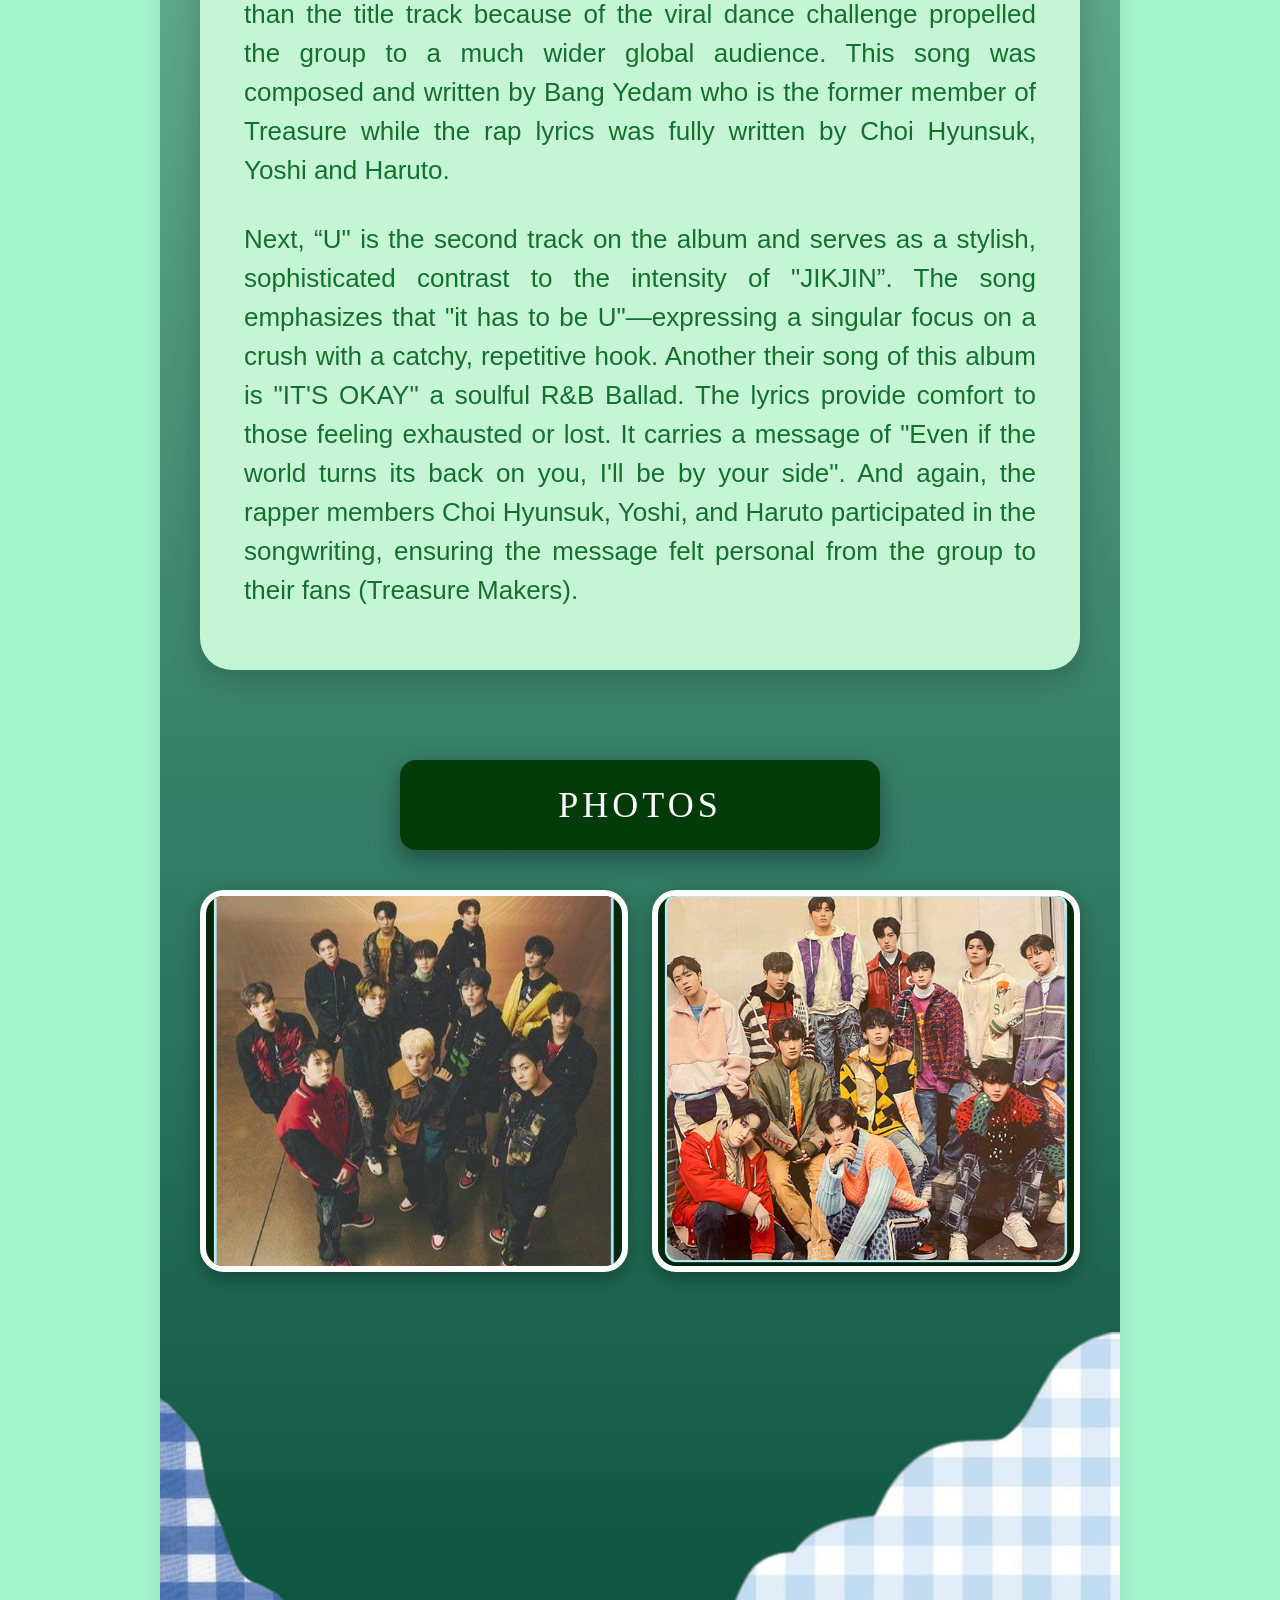
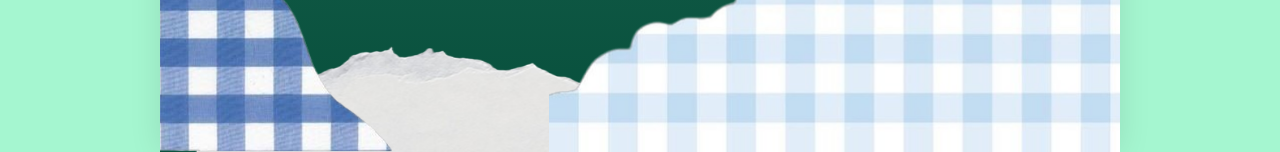
<file: jikjin.html>
<!DOCTYPE html>
<html lang="en">
<head>
    <meta charset="UTF-8">
    <meta name="viewport" content="width=device-width, initial-scale=1.0">
    <title>THE SECOND STEP: CHAPTER ONE</title>
    <link rel="stylesheet" href="css/style6.css">
</head>
<body>

    <header class="wiki-header">
        <div class="header-content">
            <div class="hamburger-menu">&#9776;</div>
            <a href="index.html" class="wiki-logo-link">
                <div class="logo-area">
                    <div class="wiki-logo-box">
                        <img src="img/logo/wikipedia.png" alt="Wikipedia Logo Placeholder">
                    </div>
                    <span class="wiki-text">WIKIPEDIA<br><small>The Free Encyclopedia</small></span>
                </div>
            </a>
            <div class="search-bar-container">
                <input type="text" placeholder="Search..." class="search-input">
                <span class="search-icon">&#128269;</span>
            </div>
        </div>
    </header>

    <main class="main-container">
        <div class="content-wrapper">
            
            <section class="album-intro-section">
                <div class="album-cover-box">
                    <img src="img/album/t4.png" alt="Album Cover Placeholder">
                </div>
                <div class="album-title-box">
                    <h1>THE SECOND STEP:<br>CHAPTER ONE</h1>
                </div>
            </section>

            <section class="tracklist-section">
                <div class="tracklist-card">
                    <h2>Songs:</h2>
                    <ul>
                        <li>JIKJIN</li>
                        <li>U</li>
                        <li>DARARI</li>
                        <li>IT'S OKAY</li>
                    </ul>
                </div>
            </section>

            <section class="details-section">
                <div class="details-card">
                    <p>
                        <strong>The Second Step: Chapter One</strong>  is their first for the second step series. 
                        This album also the last album to feature Yedam and Mashiho as they left the group in November 2022.  
                        After a year-long hiatus following their debut "First Step" series, this era marked a significant shift in the group's sound, 
                        moving from high-energy "boy crush" vibes to a more polished, versatile pop aesthetic. On January 11, 2022, YG Entertainment released the teaser video 
                        announcing comeback date to be February 15. 
                        On February 24, the band received their first-ever music show win through the cable network program, Show Champion, and the single “Jikjin”.
                    </p>
                    <p>
                        This album consists of four tracks which is JIKJIN, U, DARARI, and IT'S OKAY. Their title track “Jikjin” which literally translates to "go straight" or "straight ahead"
                        is a quintessential YG-style hip-hop dance track.
                        This "Jikjin" music video is one of the most visually expensive productions in the group’s history.
                    </p>
                    <p>
                        Their b-side track of this album "DARARI" 
                        became almost as big than the title track because of the viral dance challenge propelled 
                        the group to a much wider global audience. This song was composed and written by Bang Yedam who is the former member 
                        of Treasure while the rap lyrics was fully written by Choi Hyunsuk, Yoshi and Haruto. 
                    </p>

                    <p> Next, “U" is the second track on the album and serves as a stylish, sophisticated contrast to the intensity of "JIKJIN”. The song emphasizes that "it has to be U"—expressing a singular focus on a crush with a catchy, repetitive hook. Another their song of this album is "IT'S OKAY" a soulful R&B Ballad. The lyrics provide comfort to those feeling exhausted or lost. It carries a message of "Even if the world turns its back on you, 
I'll be by your side".  And again, the rapper members Choi Hyunsuk, Yoshi, and Haruto participated in the songwriting, ensuring the message felt personal from the group to their fans (Treasure Makers).</p>
                </div>
            </section>

            <section class="photos-section">
                <div class="photos-heading-box">
                    <h2>PHOTOS</h2>
                </div>

                <div class="photos-grid">
                    <div class="photo-item">
                        <img src="img/photo/treasure9.png" alt="Concept Photo 1 Placeholder">
                    </div>
                    <div class="photo-item">
                        <img src="img/photo/treasure10.png" alt="Concept Photo 2 Placeholder">
                    </div>
                </div>
            </section>

            <footer class="footer-decoration-container">
                <img src="img/design/d9.png" class="footer-layer layer-gingham-right" alt="Gingham Right Layer">
                <img src="img/design/d11.png" class="footer-layer layer-gingham-left" alt="Gingham Left Layer">
                <img src="img/design/d10.png" class="footer-layer layer-torn-paper" alt="Torn Paper Top Layer">
            </footer>

        </div>
    </main>

</body>
</html>
</file>
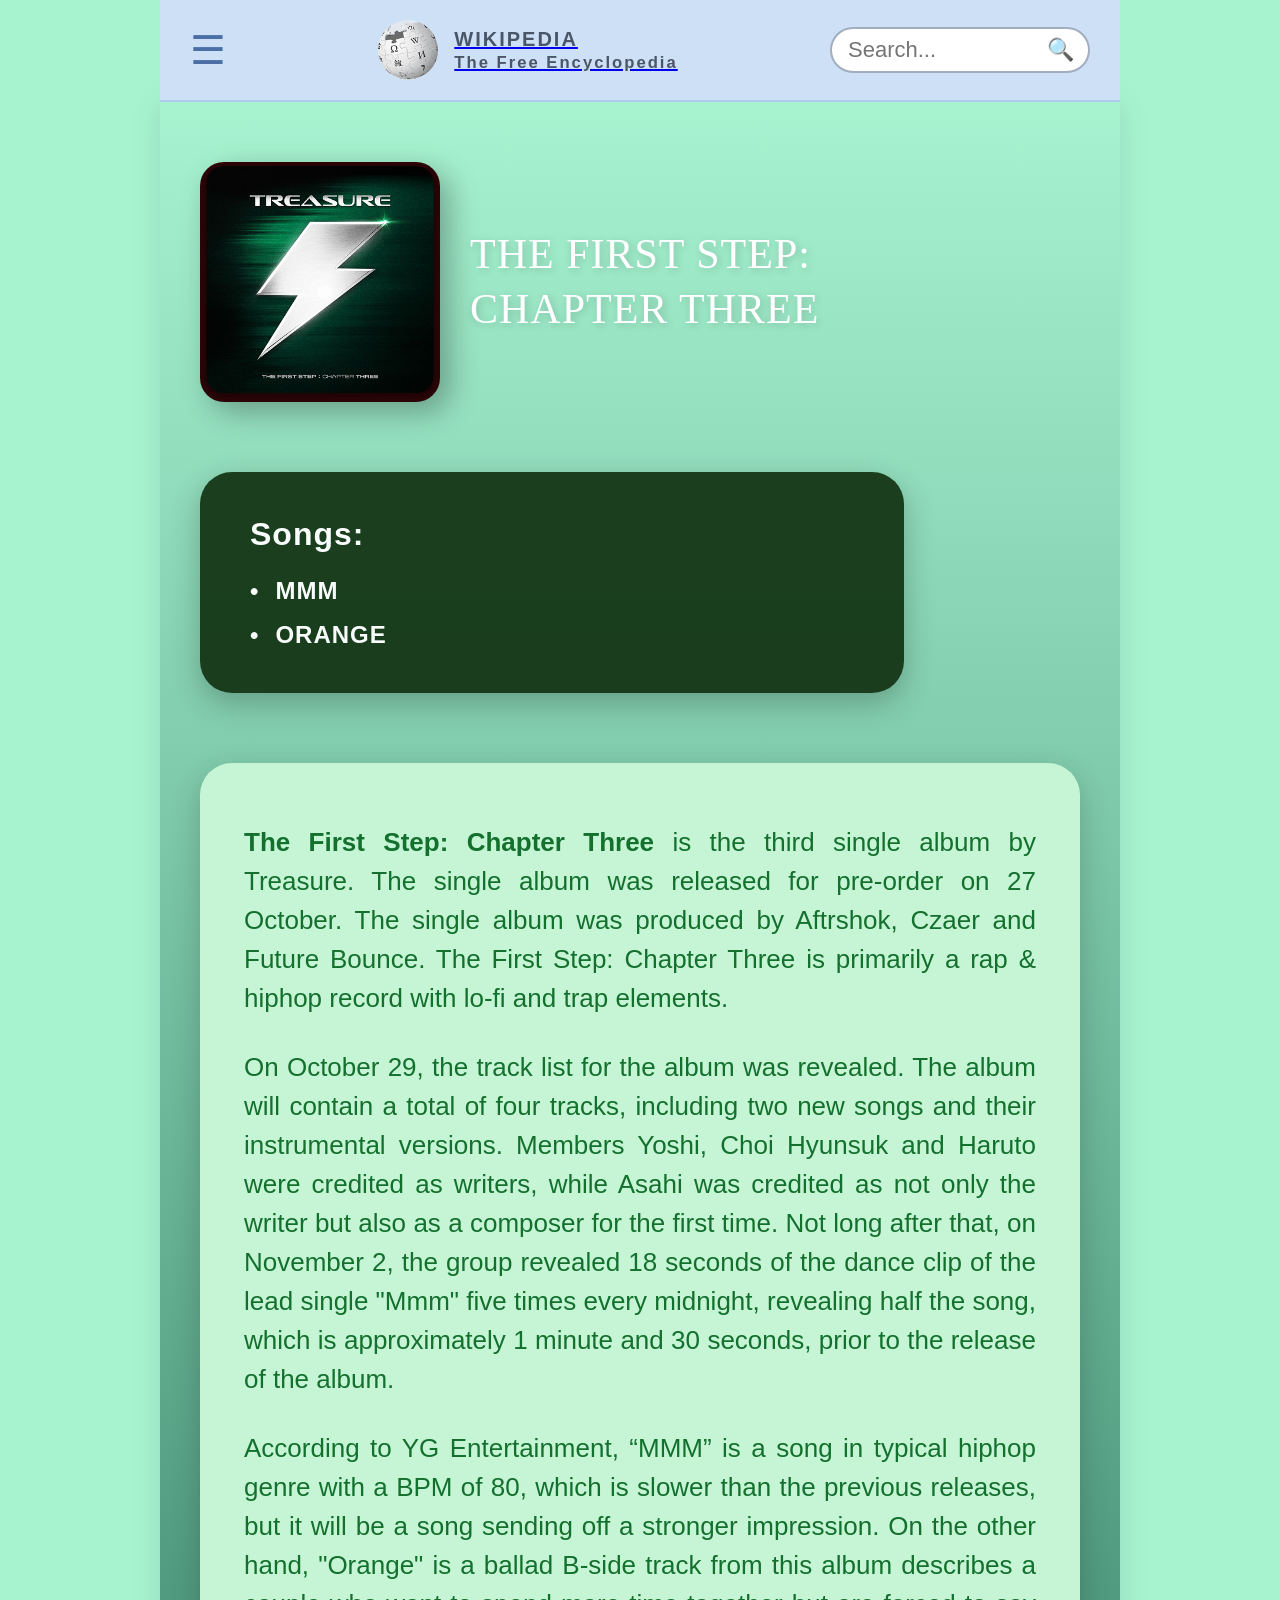
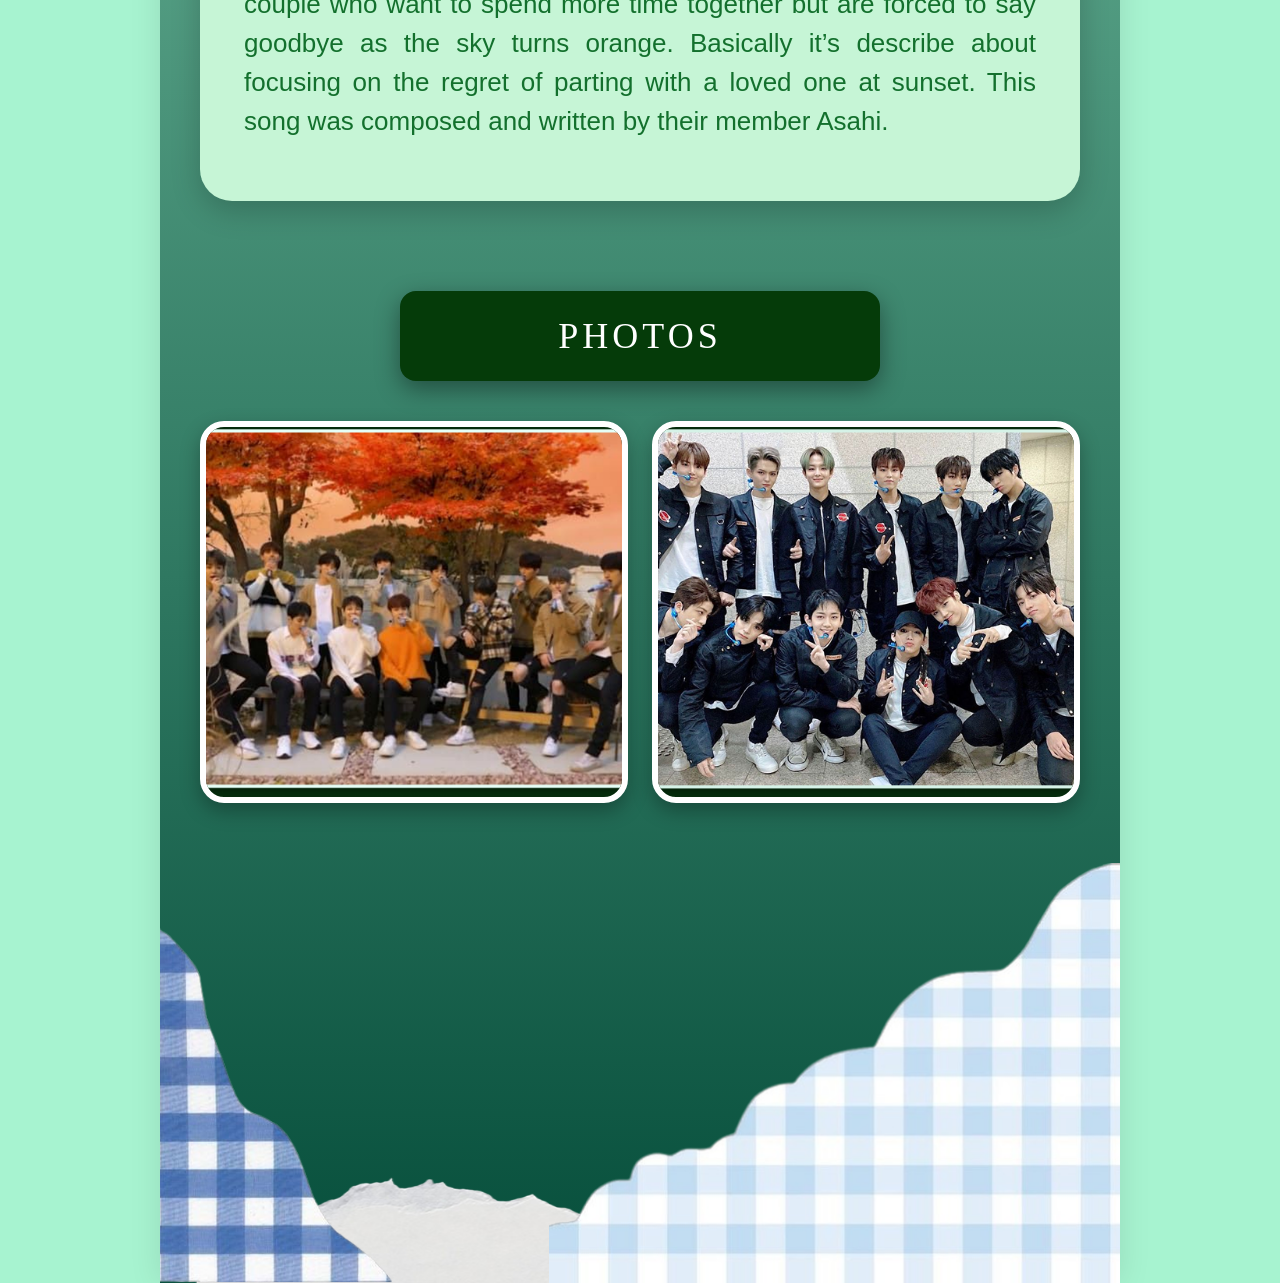
<file: mmm.html>
<!DOCTYPE html>
<html lang="en">
<head>
    <meta charset="UTF-8">
    <meta name="viewport" content="width=device-width, initial-scale=1.0, shrink-to-fit=no">
    <title>THE FIRST STEP: CHAPTER THREE</title>
    <link rel="stylesheet" href="css/style4.css">
</head>
<body>

    <header class="wiki-header">
        <div class="header-content">
            <div class="hamburger-menu">&#9776;</div>
            <a href="index.html" class="wiki-logo-link">
                <div class="logo-area">
                    <div class="wiki-logo-box">
                        <img src="img/logo/wikipedia.png" alt="Wikipedia Logo Placeholder">
                    </div>
                    <span class="wiki-text">WIKIPEDIA<br><small>The Free Encyclopedia</small></span>
                </div>
            </a>
            <div class="search-bar-container">
                <input type="text" placeholder="Search..." class="search-input">
                <span class="search-icon">&#128269;</span>
            </div>
        </div>
    </header>

    <main class="main-container">
        <div class="content-wrapper">
            
            <section class="album-intro-section">
                <div class="album-cover-box">
                    <img src="img/album/t6.png" alt="Album Cover Placeholder">
                </div>
                <div class="album-title-box">
                    <h1>THE FIRST STEP:<br>CHAPTER THREE</h1>
                </div>
            </section>

            <section class="tracklist-section">
                <div class="tracklist-card">
                    <h2>Songs:</h2>
                    <ul>
                        <li>MMM</li>
                        <li>ORANGE</li>
                    </ul>
                </div>
            </section>

            <section class="details-section">
                <div class="details-card">
                    <p>
                        <strong>The First Step: Chapter Three</strong> is the third single album by Treasure. The single album was released for pre-order on 27 October. The single album was produced by Aftrshok, Czaer and Future Bounce. The First Step: Chapter Three is primarily a rap & hiphop record with lo-fi and trap elements.
                    </p>
                    <p>
                        On October 29, the track list for the album was revealed. The album will contain a total of four tracks, including two new songs and their instrumental versions. 
                        Members Yoshi, Choi Hyunsuk and Haruto were credited as writers, while Asahi was credited as not only the writer but also as a composer for the first time.
                         Not long after that, on November 2, the group revealed 18 seconds of the dance clip of the lead single "Mmm" five times every midnight, revealing half the song,
                         which is approximately 1 minute and 30 seconds, prior to the release of the album.
                    </p>
                    <p>
                        According to YG Entertainment, “MMM” is a song in typical hiphop genre with a BPM of 80, 
                        which is slower than the previous releases, but it will be a song sending off a stronger impression. 
                        On the other hand, "Orange" is a ballad B-side track from this album describes a couple who want to spend more time together 
                        but are forced to say goodbye as the sky turns orange. Basically it’s describe about focusing on the regret of parting with a loved one at sunset. 
                        This song was composed and written by their member Asahi.
                    </p>
                </div>
            </section>

            <section class="photos-section">
                <div class="photos-heading-box">
                    <h2>PHOTOS</h2>
                </div>

                <div class="photos-grid">
                    <div class="photo-item">
                        <img src="img/photo/treasure5.png" alt="Concept Photo 1 Placeholder">
                    </div>
                    <div class="photo-item">
                        <img src="img/photo/treasure6.png" alt="Concept Photo 2 Placeholder">
                    </div>
                </div>
            </section>

            <footer class="footer-decoration-container">
                <img src="img/design/d9.png" class="footer-layer layer-gingham-right" alt="Gingham Right Layer">
                <img src="img/design/d11.png" class="footer-layer layer-gingham-left" alt="Gingham Left Layer">
                <img src="img/design/d10.png" class="footer-layer layer-torn-paper" alt="Torn Paper Top Layer">
            </footer>

        </div>
    </main>

</body>
</html>
</file>
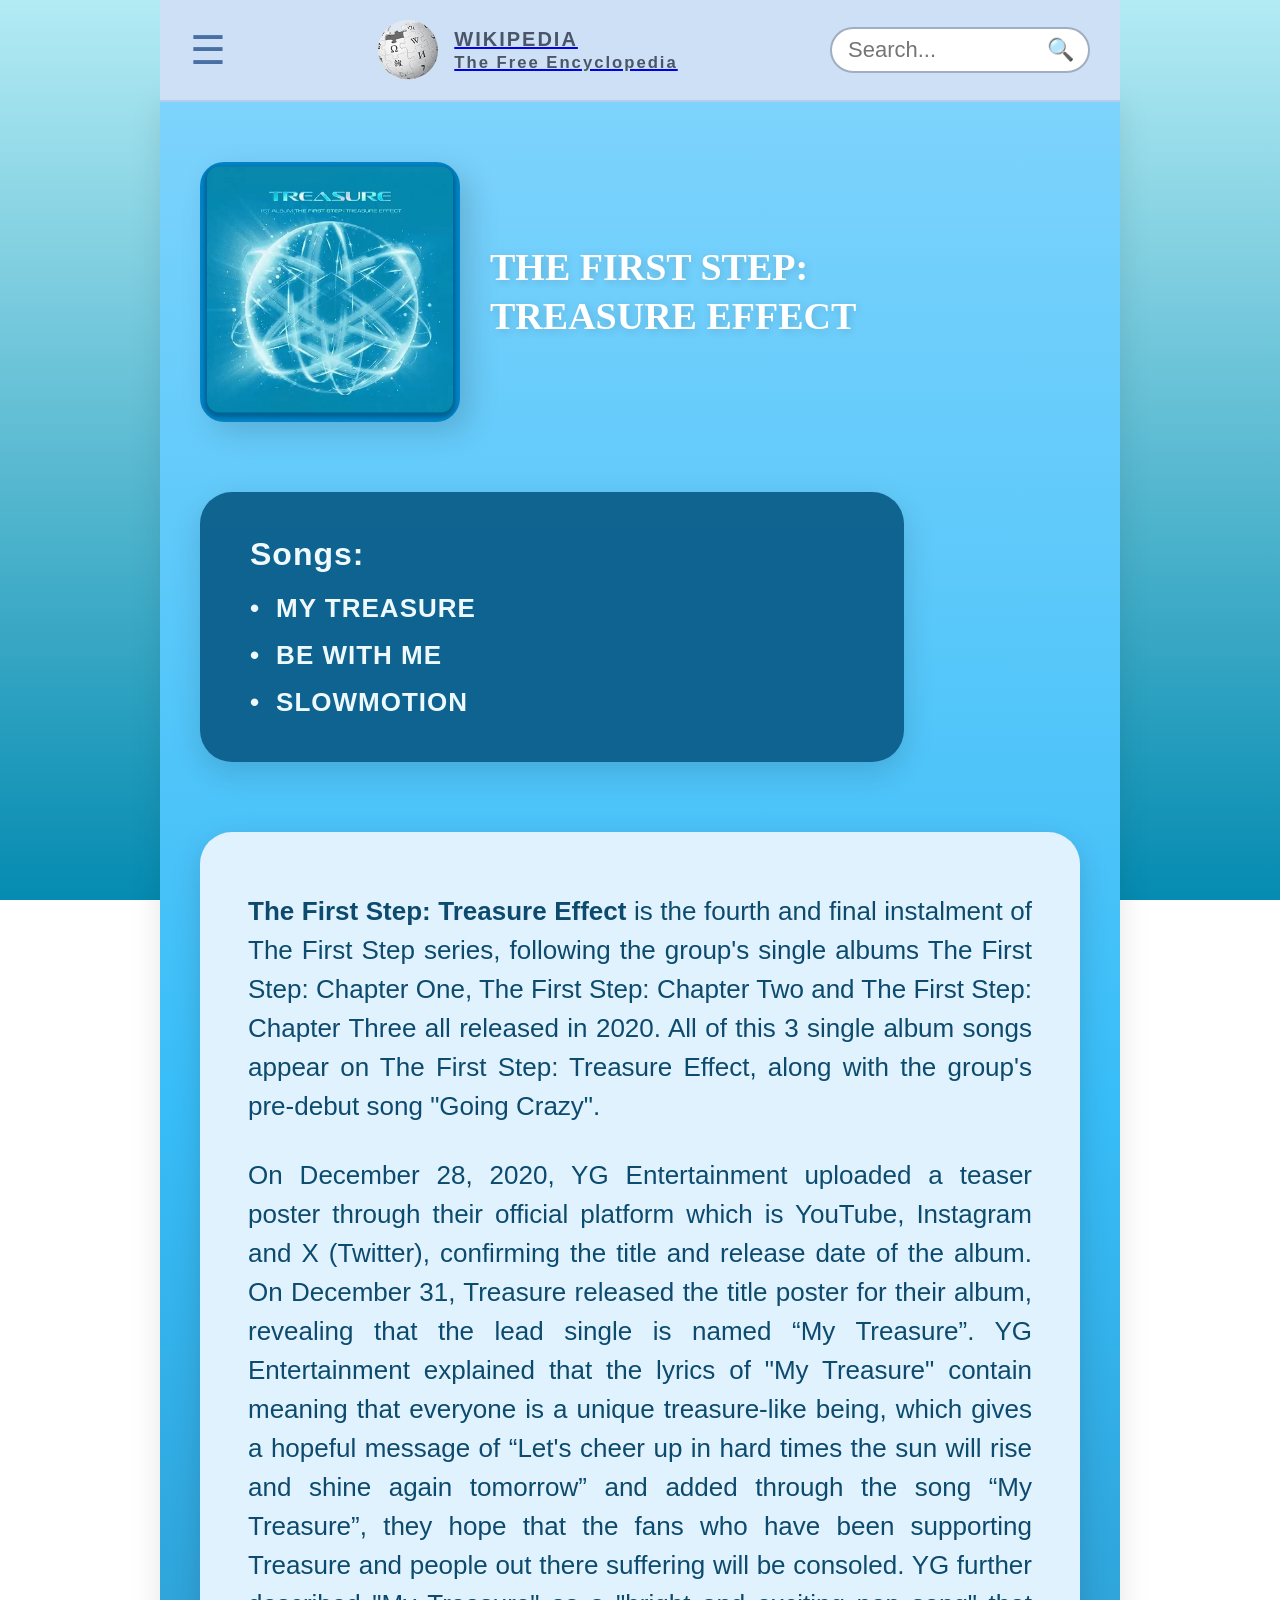
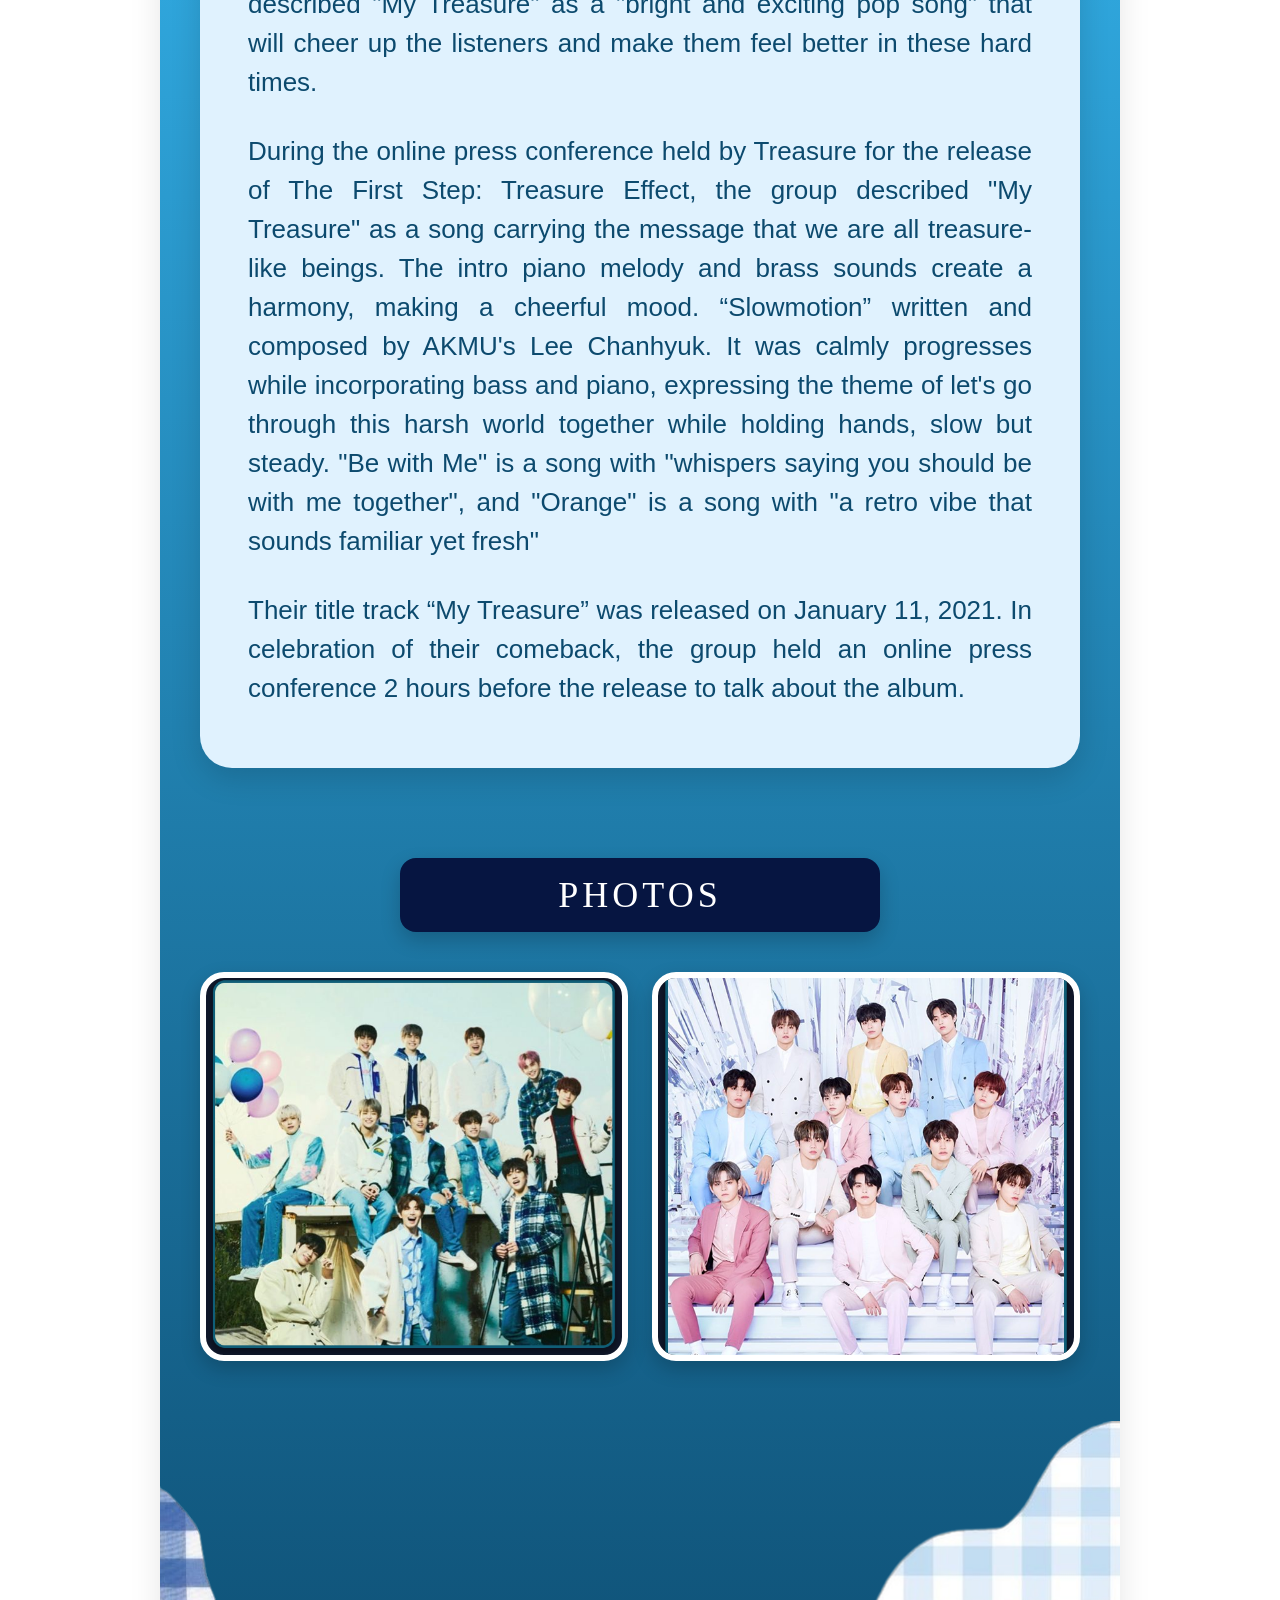
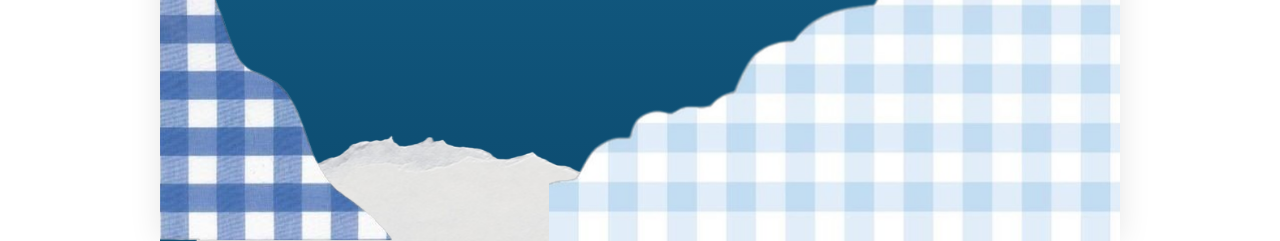
<file: mytreasure.html>
<!DOCTYPE html>
<html lang="en">
<head>
    <meta charset="UTF-8">
    <meta name="viewport" content="width=device-width, initial-scale=1.0">
    <title>THE FIRST STEP: TREASURE EFFECT</title>
    <link rel="stylesheet" href="css/style5.css">
</head>
<body>

    <header class="wiki-header">
        <div class="header-content">
            <div class="hamburger-menu">&#9776;</div>
            <a href="index.html" class="wiki-logo-link">
                <div class="logo-area">
                    <div class="wiki-logo-box">
                        <img src="img/logo/wikipedia.png" alt="Wikipedia Logo Placeholder">
                    </div>
                    <span class="wiki-text">WIKIPEDIA<br><small>The Free Encyclopedia</small></span>
                </div>
            </a>
            <div class="search-bar-container">
                <input type="text" placeholder="Search..." class="search-input">
                <span class="search-icon">&#128269;</span>
            </div>
        </div>
    </header>

    <main class="main-container">
        <div class="content-wrapper">
            
            <section class="album-intro-section">
                <div class="album-cover-box">
                    <img src="img/album/t5.png" alt="Album Cover Placeholder">
                </div>
                <div class="album-title-box">
                    <h1>THE FIRST STEP:<br>TREASURE EFFECT</h1>
                </div>
            </section>

            <section class="tracklist-section">
                <div class="tracklist-card">
                    <h2>Songs:</h2>
                    <ul>
                        <li>MY TREASURE</li>
                        <li>BE WITH ME</li>
                        <li>SLOWMOTION</li>
                    </ul>
                </div>
            </section>

            <section class="details-section">
                <div class="details-card">
                    <p>
                        <strong>The First Step: Treasure Effect</strong> is the fourth and final instalment of The First Step series, 
                        following the group's single albums The First Step: Chapter One, The First Step: Chapter Two and The First Step: Chapter Three all released in 2020. 
                        All of this 3 single album songs appear on 
                        The First Step: Treasure Effect, along with the group's pre-debut song "Going Crazy".
                    </p>
                    <p>
                       On December 28, 2020, YG Entertainment uploaded a teaser poster through their official platform which is YouTube, Instagram and X (Twitter), 
                       confirming the title and release date of the album. On December 31, 
                       Treasure released the title poster for their album, revealing that the lead single is named “My Treasure”. 
                       YG Entertainment explained that the lyrics of "My Treasure" contain meaning that everyone is a unique treasure-like being, which gives a hopeful message of “Let's cheer up in hard times the sun will rise and shine again tomorrow” 
                       and added through the song “My Treasure”, they hope that the fans who have been supporting Treasure and people out there suffering will be consoled. 
                       YG further described "My Treasure" as a "bright and exciting pop song" 
                       that will cheer up the listeners and make them feel better in these hard times.
                    </p>
                    <p>
                        During the online press conference held by Treasure for the release of The First Step: Treasure Effect, the group described "My Treasure" as a song carrying the message that we are all treasure-like beings. The intro piano melody and brass sounds create a harmony, making a cheerful mood. “Slowmotion” written and composed by AKMU's Lee Chanhyuk. 
                        It was calmly progresses while incorporating bass and piano, expressing the theme of let's go through this harsh world together while holding hands, slow but steady. "Be with Me" is a song with "whispers saying you should be with me together", and "Orange" is a song with "a retro vibe that sounds familiar yet fresh"
                    </p>
                    <p>
                        Their title track “My Treasure” was released on January 11, 2021. In celebration of their comeback, 
                        the group held an online press conference 2 hours before the release to talk about the album.  
                    </p>
                </div>
            </section>

            <section class="photos-section">
                <div class="photos-heading-box">
                    <h2>PHOTOS</h2>
                </div>

                <div class="photos-grid">
                    <div class="photo-item">
                        <img src="img/photo/treasure7.png" alt="Concept Photo 1 Placeholder">
                    </div>
                    <div class="photo-item">
                        <img src="img/photo/treasure8.png" alt="Concept Photo 2 Placeholder">
                    </div>
                </div>
            </section>

            <footer class="footer-decoration-container">
                <img src="img/design/d9.png" class="footer-layer layer-gingham-right" alt="Gingham Right Layer">
                <img src="img/design/d11.png" class="footer-layer layer-gingham-left" alt="Gingham Left Layer">
                <img src="img/design/d10.png" class="footer-layer layer-torn-paper" alt="Torn Paper Top Layer">
            </footer>

        </div>
    </main>

</body>
</html>
</file>
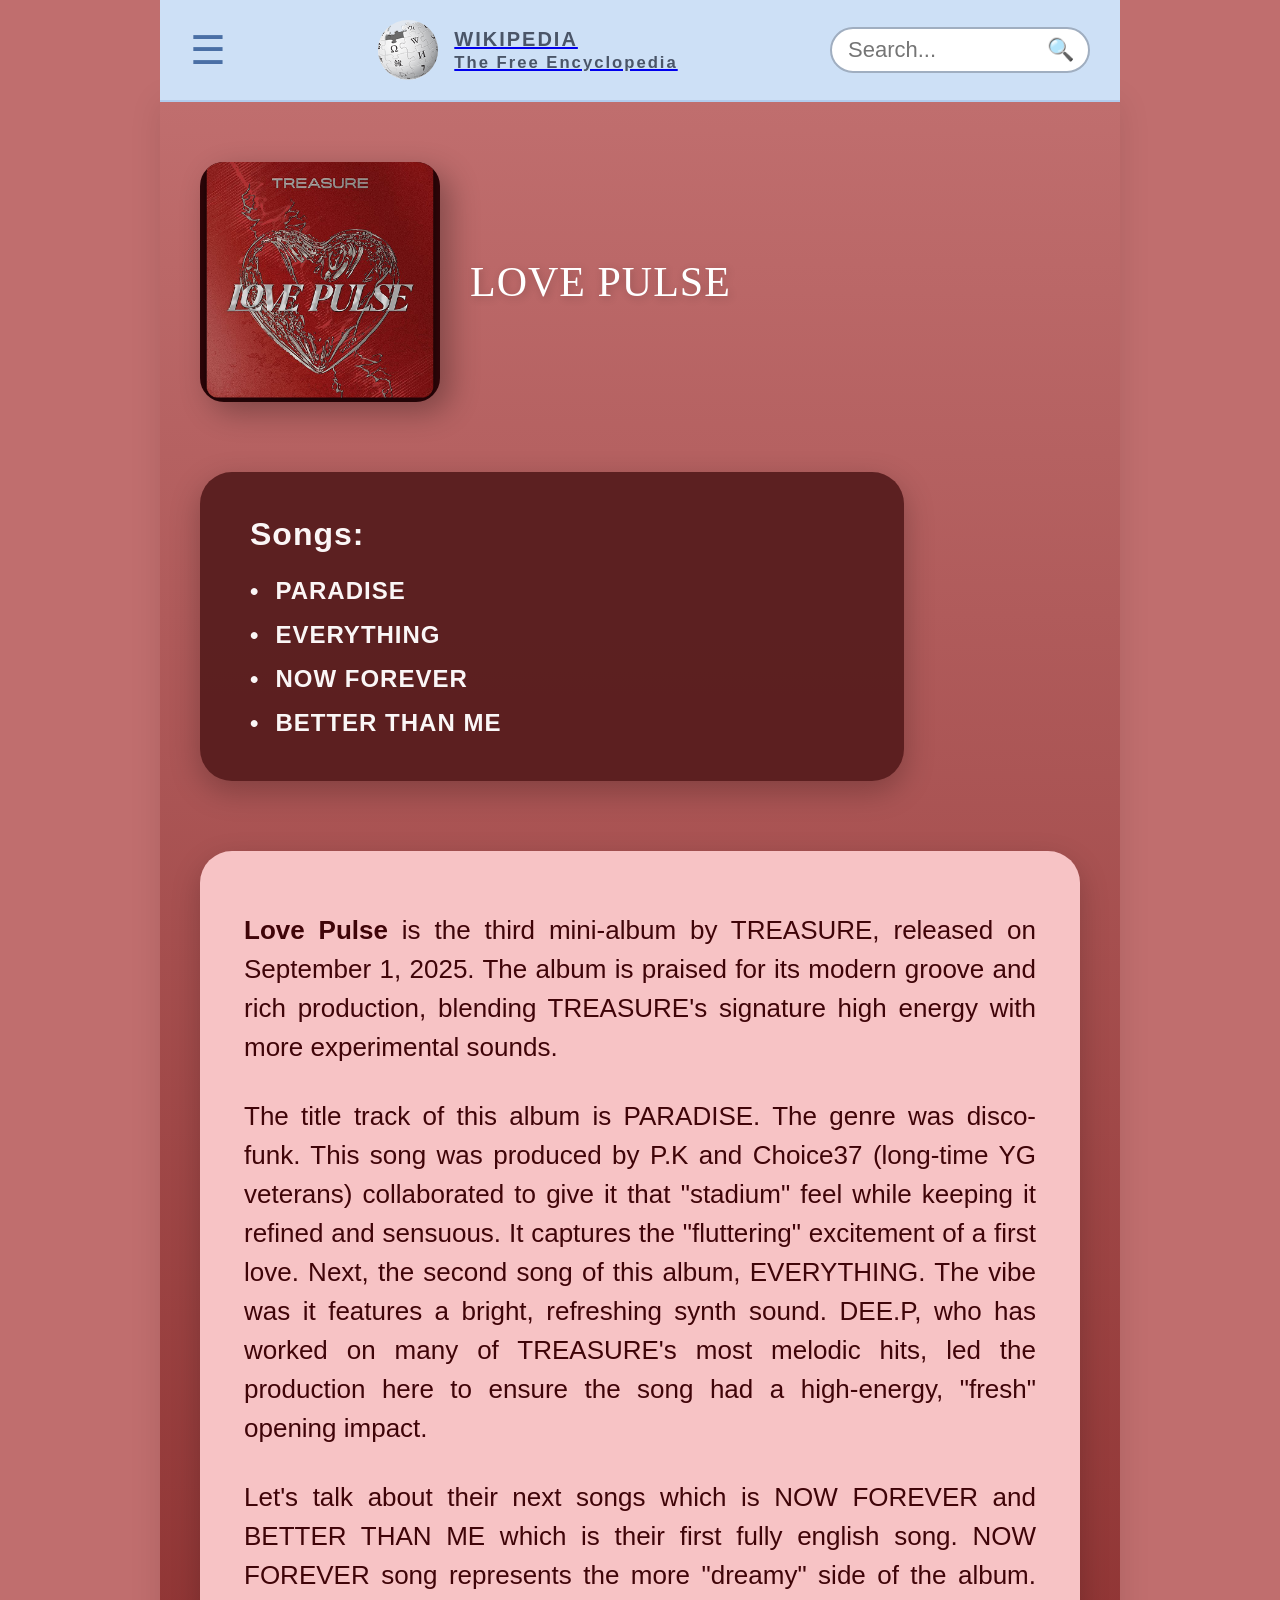
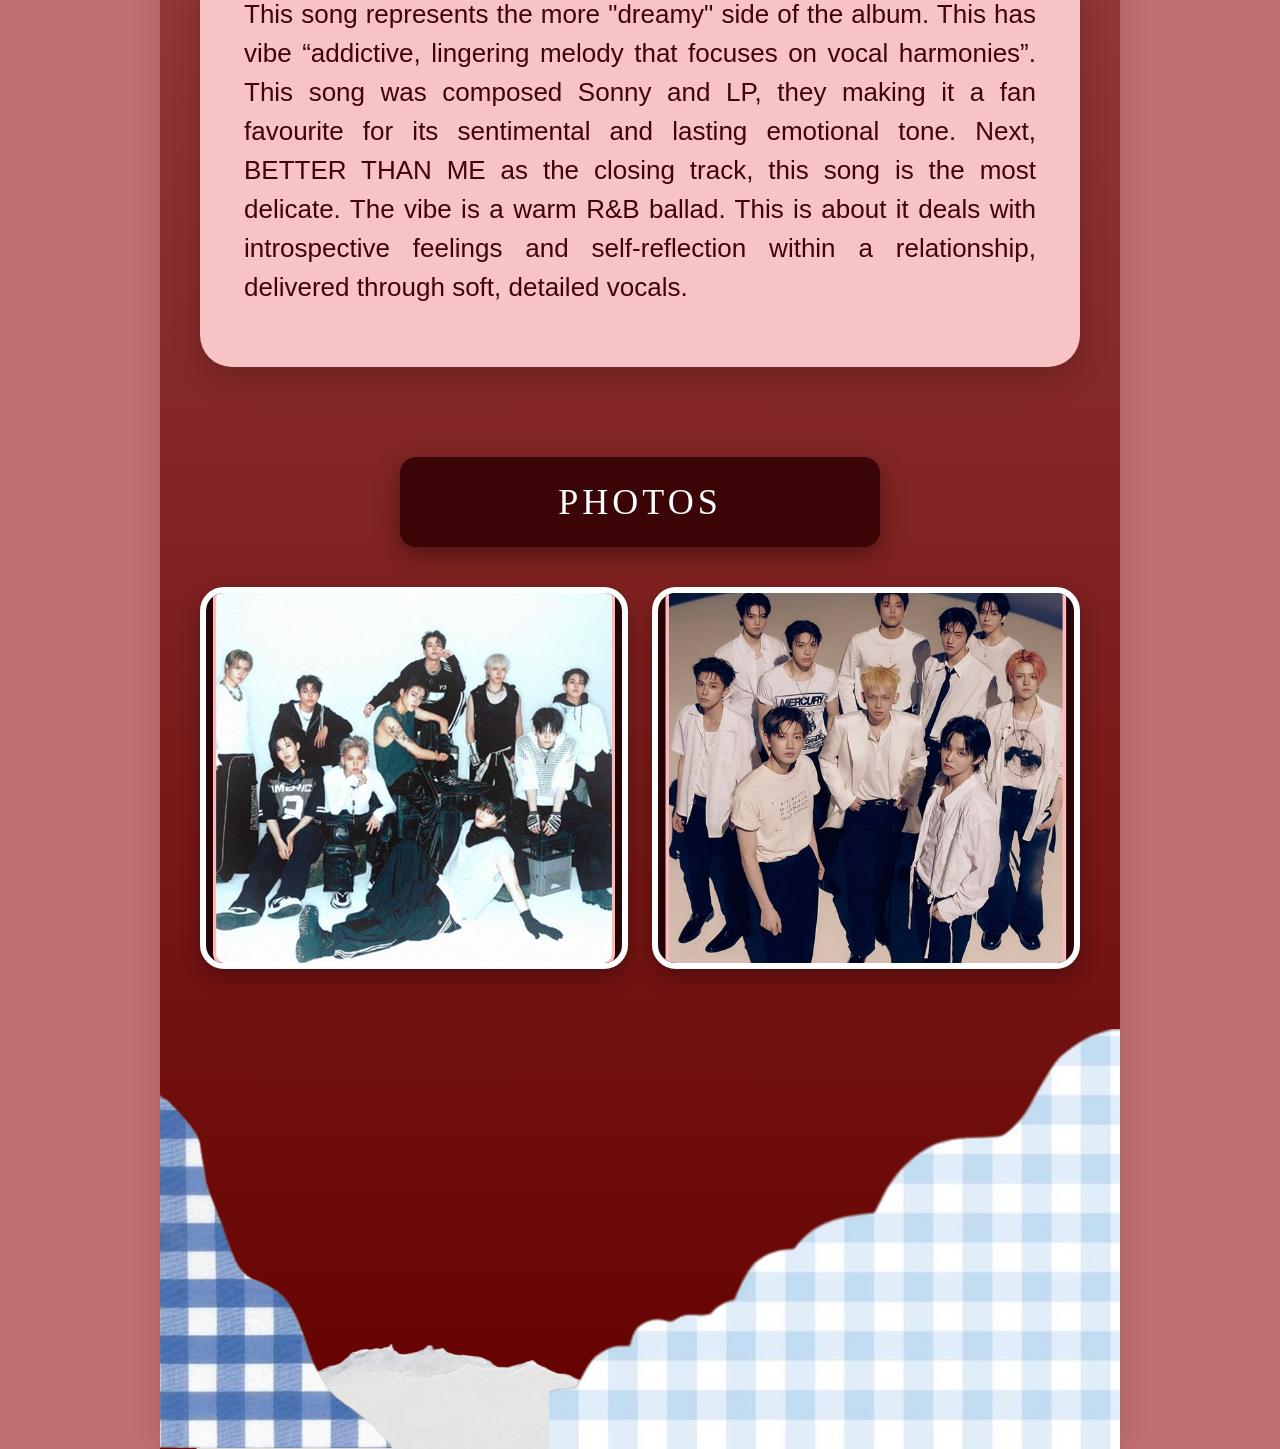
<file: paradise.html>
<!DOCTYPE html>
<html lang="en">
<head>
    <meta charset="UTF-8">
    <meta name="viewport" content="width=device-width, initial-scale=1.0">
    <title>LOVE PULSE</title>
    <link rel="stylesheet" href="css/style8.css">
</head>
<body>

    <header class="wiki-header">
        <div class="header-content">
            <div class="hamburger-menu">&#9776;</div>
            <a href="index.html" class="wiki-logo-link">
                <div class="logo-area">
                    <div class="wiki-logo-box">
                        <img src="img/logo/wikipedia.png" alt="Wikipedia Logo Placeholder">
                    </div>
                    <span class="wiki-text">WIKIPEDIA<br><small>The Free Encyclopedia</small></span>
                </div>
            </a>
            <div class="search-bar-container">
                <input type="text" placeholder="Search..." class="search-input">
                <span class="search-icon">&#128269;</span>
            </div>
        </div>
    </header>

    <main class="main-container">
        <div class="content-wrapper">
            
            <section class="album-intro-section">
                <div class="album-cover-box">
                    <img src="img/album/t2.png" alt="Album Cover Placeholder">
                </div>
                <div class="album-title-box">
                    <h1>LOVE PULSE</h1>
                </div>
            </section>

            <section class="tracklist-section">
                <div class="tracklist-card">
                    <h2>Songs:</h2>
                    <ul>
                        <li>PARADISE</li>
                        <li>EVERYTHING</li>
                        <li>NOW FOREVER</li>
                        <li>BETTER THAN ME</li>
                    </ul>
                </div>
            </section>

            <section class="details-section">
                <div class="details-card">
                    <p> <strong> Love Pulse </strong> is the third mini-album by TREASURE, released on September 1, 2025. 
                        The album is praised for its modern groove and rich production, 
                        blending TREASURE's signature high energy with more experimental sounds.</p>

                    <p> The title track of this album is PARADISE. The genre was
 disco-funk. This song was produced by P.K and Choice37 (long-time YG veterans) collaborated to give it that "stadium" feel while keeping it refined and sensuous. 
 It captures the "fluttering" excitement of a first love. Next, the second song of this album, EVERYTHING. 
 The vibe was it features a bright, refreshing synth sound. DEE.P, who has worked on many of TREASURE's most melodic hits, 
 led the production here to ensure the song had a high-energy, "fresh" opening impact. </p>

                   <p> Let's talk about their next songs which is NOW FOREVER and BETTER THAN ME which is their first fully english song. 
                    NOW FOREVER song represents the more "dreamy" side of the album. This song represents the more "dreamy" side of the album. 
                    This has vibe “addictive, lingering melody that focuses on vocal harmonies”. This song was composed Sonny and LP, they making it a fan favourite for its sentimental and lasting emotional tone. 
                    Next, BETTER THAN ME as the closing track, this song is the most delicate. The vibe is a warm R&B ballad. 
                    This is about it deals with introspective feelings and self-reflection within a relationship, delivered through soft, detailed vocals. </p>
                        
                    
                </div>
            </section>

            <section class="photos-section">
                <div class="photos-heading-box">
                    <h2>PHOTOS</h2>
                </div>

                <div class="photos-grid">
                    <div class="photo-item">
                        <img src="img/photo/treasure13.png" alt="Concept Photo 1 Placeholder">
                    </div>
                    <div class="photo-item">
                        <img src="img/photo/treasure14.png" alt="Concept Photo 2 Placeholder">
                    </div>
                </div>
            </section>

            <footer class="footer-decoration-container">
                <img src="img/design/d9.png" class="footer-layer layer-gingham-right" alt="Gingham Right Layer">
                <img src="img/design/d11.png" class="footer-layer layer-gingham-left" alt="Gingham Left Layer">
                <img src="img/design/d10.png" class="footer-layer layer-torn-paper" alt="Torn Paper Top Layer">
            </footer>

        </div>
    </main>

</body>
</html>
</file>
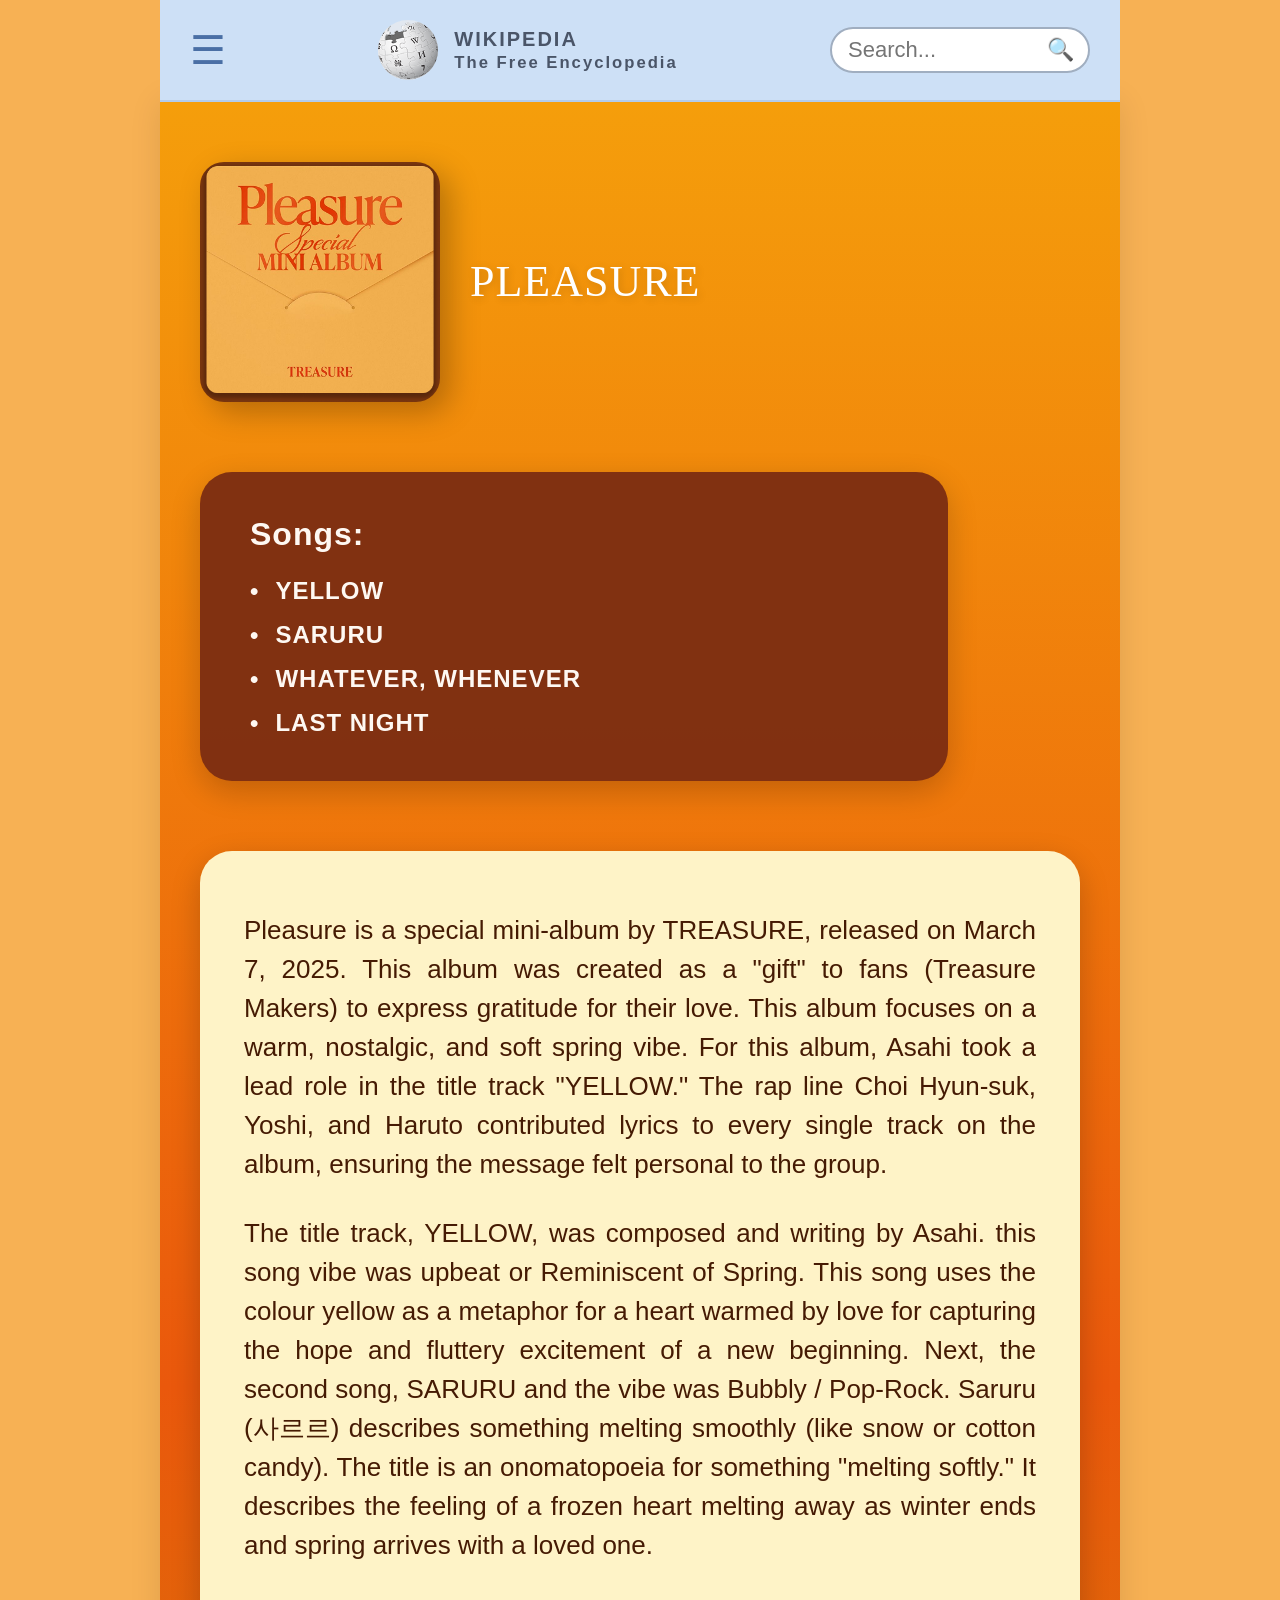
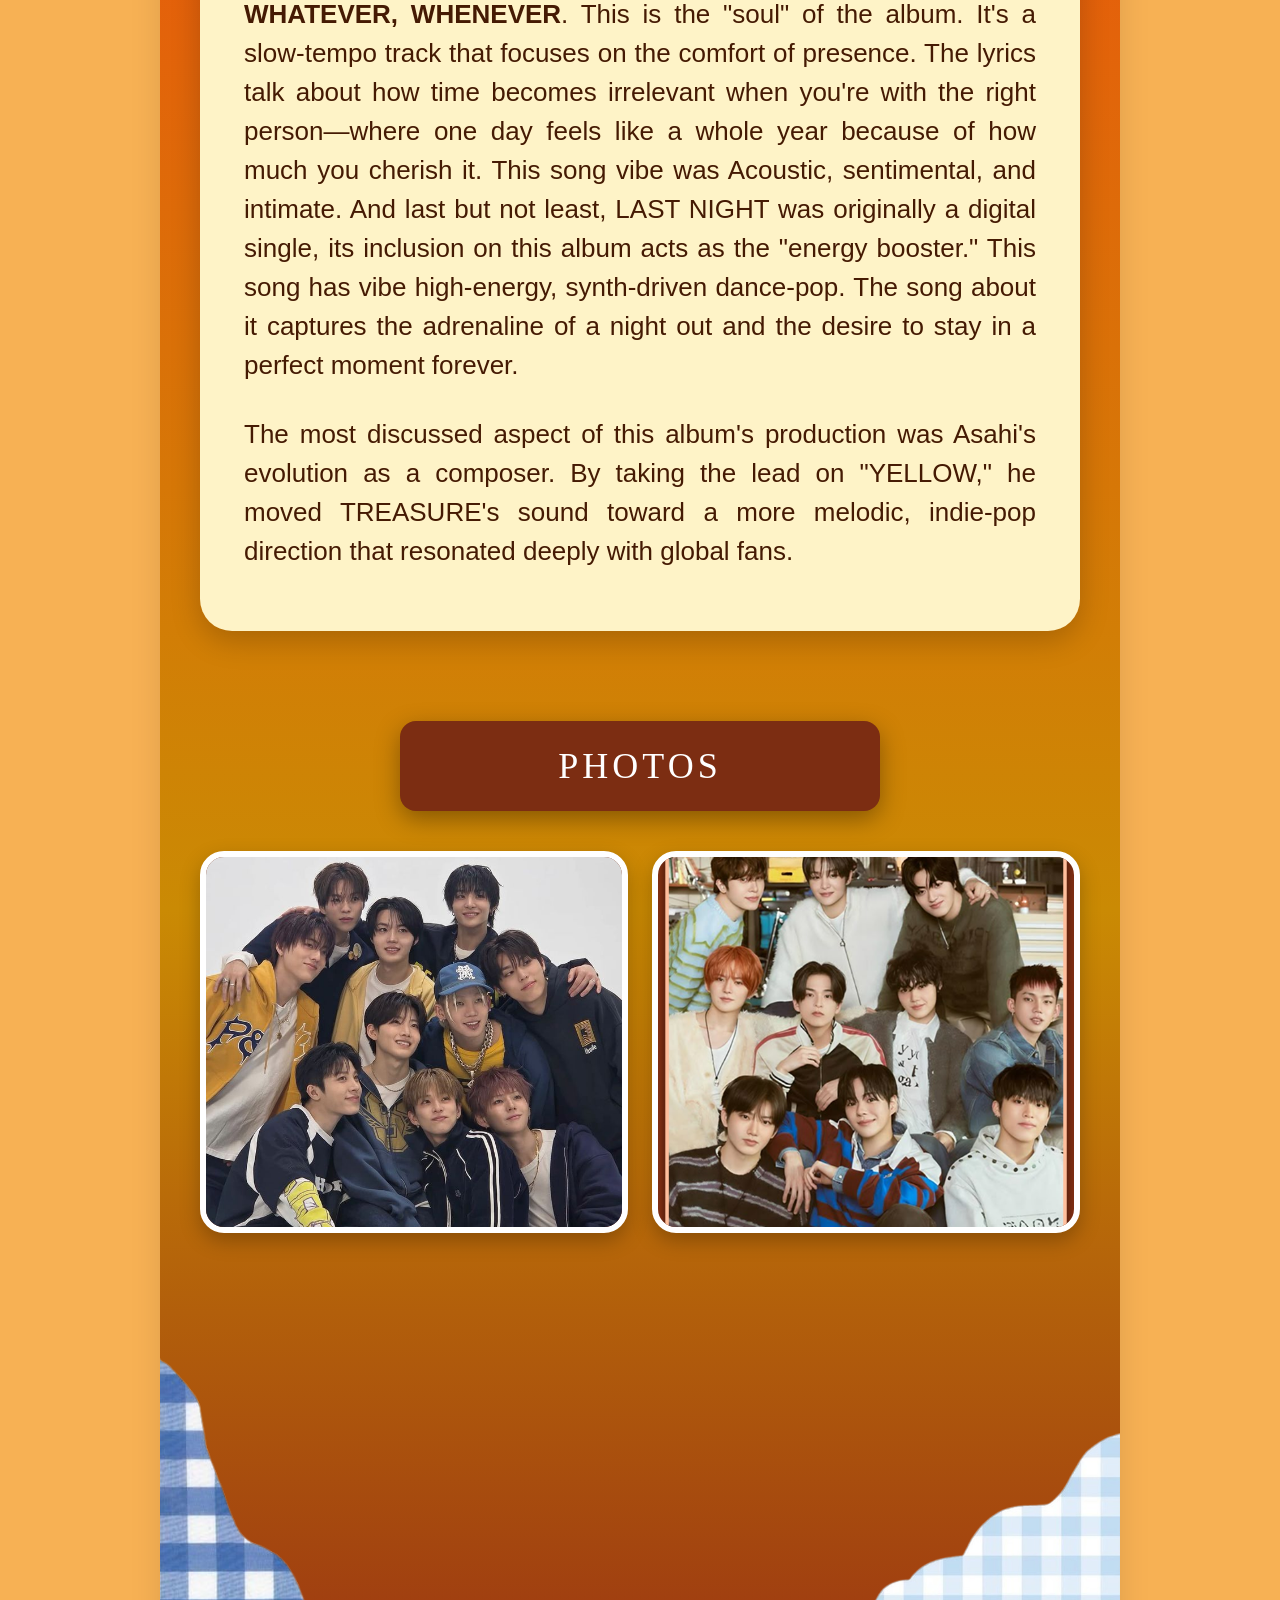
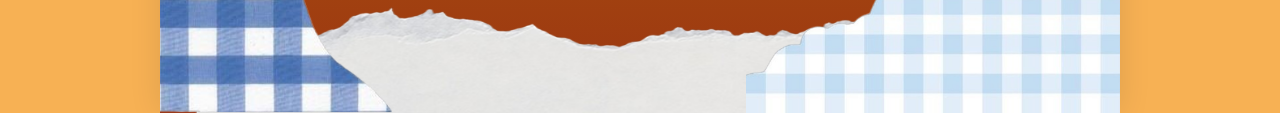
<file: yellow.html>
<!DOCTYPE html>
<html lang="en">
<head>
    <meta charset="UTF-8">
    <meta name="viewport" content="width=device-width, initial-scale=1.0">
    <title>PLEASURE</title>
    <link rel="stylesheet" href="css/style9.css">
</head>
<body>

    <header class="wiki-header">
        <div class="header-content">
            <div class="hamburger-menu">&#9776;</div>
            <a href="index.html" class="wiki-logo-link" style="text-decoration: none;">
                <div class="logo-area">
                    <div class="wiki-logo-box">
                        <img src="img/logo/wikipedia.png" alt="Wikipedia Logo Placeholder">
                    </div>
                    <span class="wiki-text">WIKIPEDIA<br><small>The Free Encyclopedia</small></span>
                </div>
            </a>
            <div class="search-bar-container">
                <input type="text" placeholder="Search..." class="search-input">
                <span class="search-icon">&#128269;</span>
            </div>
        </div>
    </header>

    <main class="main-container">
        <div class="content-wrapper">
            
            <section class="album-intro-section">
                <div class="album-cover-box">
                    <img src="img/album/t1.png" alt="Album Cover Placeholder">
                </div>
                <div class="album-title-box">
                    <h1>PLEASURE</h1>
                </div>
            </section>

            <section class="tracklist-section">
                <div class="tracklist-card">
                    <h2>Songs:</h2>
                    <ul>
                        <li>YELLOW</li>
                        <li>SARURU</li>
                        <li>WHATEVER, WHENEVER</li>
                        <li>LAST NIGHT</li>
                    </ul>
                </div>
            </section>

            <section class="details-section">
                <div class="details-card">
                    <p>
                       Pleasure is a special mini-album by TREASURE, released on March 7, 2025. This album was created as a "gift" to fans (Treasure Makers)
                        to express gratitude for their love. This album focuses on a warm, nostalgic, and soft spring vibe.
                         For this album, Asahi took a lead role in the title track "YELLOW." 
                       The rap line Choi Hyun-suk, Yoshi, and Haruto contributed lyrics to every single track on the album, ensuring the message felt personal to the group. 
                    </p>
                    <p>
                        The title track, YELLOW, was composed and writing by Asahi. this song vibe was upbeat or Reminiscent of Spring. This song uses the colour yellow as a metaphor for a heart warmed by love for capturing the hope and fluttery excitement of a new beginning. Next, the second song, SARURU and the vibe was Bubbly / Pop-Rock. Saruru (사르르) describes something melting smoothly (like snow or cotton candy). The title is an onomatopoeia for something "melting softly." It describes the feeling of a frozen heart melting away as winter ends and spring arrives with a loved one. 
                    </p>
                    <p>
                        <strong>WHATEVER, WHENEVER</strong>. This is the "soul" of the album. 
                        It's a slow-tempo track that focuses on the comfort of presence. The lyrics talk about how time becomes irrelevant when you're with the right
                         person—where one day feels like a whole year because of how much you cherish it. This song vibe was Acoustic, sentimental, and intimate. And last but not least,
                          LAST NIGHT was originally a digital single, its inclusion on this album acts as the "energy booster." This song has vibe high-energy, synth-driven dance-pop. 
                          The song about it captures the adrenaline of a night out and the desire to stay in a perfect moment forever.
                    </p>
                    <p>
                        The most discussed aspect of this album's production was Asahi's evolution as a composer. By taking the lead on "YELLOW," he moved TREASURE's sound toward a more melodic, indie-pop direction that resonated deeply with global fans.
                    </p>
                </div>
            </section>

            <section class="photos-section">
                <div class="photos-heading-box">
                    <h2>PHOTOS</h2>
                </div>

                <div class="photos-grid">
                    <div class="photo-item">
                        <img src="img/photo/treasure.jpg" alt="Concept Photo 1 Placeholder">
                    </div>
                    <div class="photo-item">
                        <img src="img/photo/treasure15.png" alt="Concept Photo 2 Placeholder">
                    </div>
                </div>
            </section>

            <footer class="footer-decoration-container">
                <img src="img/design/d9.png" class="footer-layer layer-gingham-right" alt="Gingham Right Layer">
                <img src="img/design/d11.png" class="footer-layer layer-gingham-left" alt="Gingham Left Layer">
                <img src="img/design/d10.png" class="footer-layer layer-torn-paper" alt="Torn Paper Top Layer">
            </footer>

        </div>
    </main>

</body>
</html>
</file>
<file: css/style.css>
/* Reset and Base Styles */
* {
    box-sizing: border-box;
    margin: 0;
    padding: 0;
}

body {
    font-family: 'Arial', sans-serif;
    background-color: #404b83;
    color: #1a2a56;
    width: 100%;
    overflow-x: hidden;
    display: flex;
    flex-direction: column;
    align-items: center;
    zoom: 2.0;
}

/* Base scale multiplier config - Adjusted to zoom out elements evenly */
:root {
    --scale-factor: 0.5; /* Zoomed out for mobile (was 1) */
}

@media (min-width: 768px) {
    :root {
        --scale-factor: 1.4; /* Zoomed out for desktop (was 2.8) */
    }
}

/* Main Container - Added max-width restriction for clean framing */
.main-container {
    width: 100%;
    max-width: 480px;
    margin: 0 auto;
    background-color: #ffffff;
    position: relative;
    box-shadow: 0 0 15px rgba(0, 0, 0, 0.2);
}

.wiki-header {
    width: 100%;
    background-color: #CDE0F6;
    padding: calc(10px * var(--scale-factor)) calc(15px * var(--scale-factor));
    border-bottom: 1px solid #b2cced;
}

.header-content {
    display: flex;
    align-items: center;
    justify-content: space-between;
}

.hamburger-menu {
    font-size: calc(20px * var(--scale-factor));
    color: #4a6fa5;
    cursor: pointer;
}

.logo-area {
    display: flex;
    align-items: center;
    gap: calc(8px * var(--scale-factor));
}

.wiki-logo-box {
    width: calc(25px * var(--scale-factor));
    height: calc(25px * var(--scale-factor));
    border-radius: 40%;
    overflow: hidden;
}

.wiki-logo-box img {
    width: 100%;
    height: 100%;
    object-fit: cover;
}

.wiki-text {
    font-size: calc(6px * var(--scale-factor));
    font-weight: bold;
    letter-spacing: 1px;
    color: #4a5568;
    line-height: 1.1;
}

.search-bar-container {
    position: relative;
    display: flex;
    align-items: center;
}

.search-input {
    width: calc(100px * var(--scale-factor));
    padding: calc(4px * var(--scale-factor)) calc(25px * var(--scale-factor)) calc(4px * var(--scale-factor)) calc(8px * var(--scale-factor));
    border: 1px solid #a0aec0;
    border-radius: calc(20px * var(--scale-factor));
    font-size: calc(8px * var(--scale-factor));
    outline: none;
}

.search-icon {
    position: absolute;
    right: calc(8px * var(--scale-factor));
    font-size: calc(11px * var(--scale-factor));
    color: #718096;
}

/* Hero Section */
.hero-section {
    width: 100%;
    background-color: #D2F2FF; 
    margin: 0;
    padding: 0;
}

.hero-image-box {
    width: 100%;
    height: auto;
    background-color: #D2F2FF;
    border-bottom: none;
    display: block;
    margin: 0;
    padding: 0;
    font-size: 0;
    line-height: 0;
}

.hero-image-box img {
    width: 100%;
    height: auto;
    display: block;    
    margin: 0;
    padding: 0;
}

/* Content wrapper */
.content-wrapper {
    background: linear-gradient(to bottom, #D2F2FF 0%, rgba(11, 0, 90, 0.92) 100%);
    padding: calc(40px * var(--scale-factor)) calc(20px * var(--scale-factor)) calc(220px * var(--scale-factor)) calc(20px * var(--scale-factor));
    position: relative;
    margin-top: 0; 
}

.profile-section {
    position: relative;
    z-index: 2;
    margin-bottom: calc(40px * var(--scale-factor));
}

.group-title {
    color: #0D006CEB;
    font-size: calc(20px * var(--scale-factor));
    font-family: 'Georgia', serif;
    font-weight: bold;
    margin-bottom: calc(15px * var(--scale-factor));
    display: flex;
    align-items: center;
    gap: calc(12px * var(--scale-factor));
}

.diamond-icon {
    display: inline-flex;
    align-items: center;
    width: calc(36px * var(--scale-factor));
    height: calc(36px * var(--scale-factor));
}

.diamond-icon img {
    width: 100%;
    height: 100%;
    object-fit: contain;
}

.bio-card {
    background-color: #ffffff;
    border-radius: calc(16px * var(--scale-factor));
    padding: calc(20px * var(--scale-factor));
    box-shadow: 0 4px 10px rgba(0,0,0,0.155);
    line-height: 1.5;
    font-size: calc(10px * var(--scale-factor));
    color: #2b3668;
    text-align: justify;
}

.albums-section {
    position: relative;
    z-index: 2;
}

.albums-heading-box {
    background-color: #ffffff;
    display: inline-block;
    padding: calc(6px * var(--scale-factor)) calc(20px * var(--scale-factor));
    border-top-left-radius: calc(12px * var(--scale-factor));
    border-top-right-radius: calc(12px * var(--scale-factor));
    margin-bottom: calc(20px * var(--scale-factor));
}

.albums-heading-box h2 {
    color: #2b3668;
    font-size: calc(16px * var(--scale-factor));
    font-family: 'Arial Black', sans-serif;
    letter-spacing: 1px;
    display: flex;
    align-items: center;
    gap: calc(8px * var(--scale-factor));
}

.albums-grid {
    display: grid;
    grid-template-columns: repeat(2, 1fr);
    gap: calc(25px * var(--scale-factor)) calc(20px * var(--scale-factor));
}

.album-link-wrapper {
    text-decoration: none;
    color: inherit;
    display: block;
}

.album-item {
    display: flex;
    flex-direction: column;
    align-items: center;
}

.album-art-box {
    width: 83%;
    aspect-ratio: 1 / 1;
    background-color: #2d3454;
    border-radius: calc(12px * var(--scale-factor));
    box-shadow: 0 4px 8px rgba(0,0,0,0.2);
    overflow: hidden;
    border: 1px solid rgba(255, 255, 255, 0.1);
    transition: transform 0.2s ease;
}

.album-link-wrapper:hover .album-art-box {
    transform: scale(1.03);
}

.album-art-box img {
    width: 100%;
    height: 100%;
    object-fit: cover;
}

.album-title {
    color: #ffffff;
    font-size: calc(6px * var(--scale-factor));
    text-align: center;
    margin-top: calc(8px * var(--scale-factor));
    font-weight: bold;
    letter-spacing: 0.5px;
    opacity: 0.8;
    text-transform: uppercase;
}

.footer-decoration-container {
    position: absolute;
    bottom: 0;
    left: 0;
    width: 100%;
    height: calc(240px * var(--scale-factor));
    background: transparent;
    pointer-events: none;
    overflow: hidden;
}

.footer-layer {
    position: absolute;
    bottom: 0;
    display: block;
}

.layer-gingham-right {
    right: -10px;
    width: 50%;
    height: auto;
    max-height: calc(210px * var(--scale-factor));
    object-fit: contain;
    object-position: bottom right;
    z-index: 3; 
}

.layer-gingham-left {
    left: -10px;
    width: 30%;
    height: auto;
    max-height: calc(200px * var(--scale-factor));
    object-fit: contain;
    object-position: bottom left;
    z-index: 4; 
}

.layer-torn-paper {
    left: 0;
    width: 100%;
    height: auto;
    max-height: calc(65px * var(--scale-factor));
    object-fit: fill;
    z-index: 1; 
}
</file>
<file: css/style2.css>
/* Reset and Base Styles */
* {
    box-sizing: border-box;
    margin: 0;
    padding: 0;
}

body {
    font-family: 'Arial', sans-serif;
    background-color: #D2F2FF;
    color: #0b1d3a;
    display: flex;
    flex-direction: column;
    align-items: center;
    zoom: 2; /* Applies global zoom multiplier to blow up layout scale perfectly */
    width: 100%;
    overflow-x: hidden;
}

/* Main Mobile Viewport Wrapper */
.main-container {
    width: 100%;
    max-width: 480px;
    background-color: #ffffff;
    box-shadow: 0 0 15px rgba(0,0,0,0.1);
    position: relative;
    overflow: hidden;
}

/* Mock Wikipedia Header */
.wiki-header {
    width: 100%;
    max-width: 480px;
    background-color: #CDE0F6;
    padding: 10px 15px;
    border-bottom: 1px solid #b2cced;
    z-index: 10;
}

.header-content {
    display: flex;
    align-items: center;
    justify-content: space-between;
}

.hamburger-menu {
    font-size: 20px;
    color: #4a6fa5;
    cursor: pointer;
}

.logo-area {
    display: flex;
    align-items: center;
    gap: 8px;
}

.wiki-logo-box {
    width: 30px;
    height: 30px;
    border-radius: 50%;
    background-color: #e2e8f0;
    overflow: hidden;
}

.wiki-logo-box img {
    width: 100%;
    height: 100%;
    object-fit: cover;
}

.wiki-text {
    font-size: 10px;
    font-weight: bold;
    letter-spacing: 1px;
    color: #4a5568;
    line-height: 1.1;
}

.search-bar-container {
    position: relative;
    display: flex;
    align-items: center;
}

.search-input {
    width: 130px;
    padding: 4px 25px 4px 8px;
    border: 1px solid #a0aec0;
    border-radius: 20px;
    font-size: 11px;
    outline: none;
}

.search-icon {
    position: absolute;
    right: 8px;
    font-size: 11px;
    color: #718096;
}

/* Updated Gradient Wrapper */
.content-wrapper {
    background: linear-gradient(to bottom, #D2F2FF 0%, #0b1d3a 100%);
    padding: 30px 20px 240px 20px;
    position: relative;
    display: flex;
    flex-direction: column;
    gap: 35px;
}

/* Top Album Intro Row */
.album-intro-section {
    display: flex;
    align-items: flex-start;
    gap: 15px;
    position: relative;
}

.album-cover-box {
    width: 120px;
    height: 120px;
    background-color: #09052c;
    border-radius: 12px;
    box-shadow: 5px 5px 15px rgba(0,0,0,0.3);
    overflow: hidden;
    flex-shrink: 0;
}

.album-cover-box img {
    width: 100%;
    height: 100%;
    object-fit: cover;
}

.album-title-box {
    flex-grow: 1;
    display: flex;
    flex-direction: column;
    justify-content: center;
    height: 120px;
}

.album-title-box h1 {
    color: #ffffff;
    font-family: 'Georgia', serif;
    font-size: 21px;
    font-weight: normal;
    letter-spacing: 0.5px;
    line-height: 1.3;
    text-shadow: 1px 1px 4px rgba(0,0,0,0.2);
}

/* Tracklist Section */
.tracklist-section {
    position: relative;
    width: 100%;
}

.tracklist-card {
    background-color: #0b1d3a;
    opacity: 0.95;
    border-radius: 16px;
    padding: 22px 25px;
    color: #ffffff;
    box-shadow: 0 5px 15px rgba(0,0,0,0.25);
    width: 80%;
}

.tracklist-card h2 {
    font-size: 16px;
    font-family: 'Arial Black', sans-serif;
    margin-bottom: 12px;
    letter-spacing: 0.5px;
}

.tracklist-card ul {
    list-style-type: none;
    display: flex;
    flex-direction: column;
    gap: 8px;
}

.tracklist-card ul li {
    font-size: 12px;
    font-weight: bold;
    font-family: 'Arial Black', sans-serif;
    display: flex;
    align-items: center;
    gap: 8px;
    letter-spacing: 0.5px;
}

.tracklist-card ul li::before {
    content: "•";
    color: #ffffff;
}

/* Details Section */
.details-section {
    position: relative;
    width: 100%;
}

.details-card {
    background-color: #e0e8ff;
    border-radius: 16px;
    padding: 30px 22px;
    box-shadow: 0 5px 15px rgba(0,0,0,0.2);
    display: flex;
    flex-direction: column;
    gap: 15px;
}

.details-card p {
    font-size: 13px;
    line-height: 1.5;
    color: #132370;
    text-align: justify;
    font-weight: 500;
}

/* Photos Section */
.photos-section {
    position: relative;
    margin-top: 10px;
    display: flex;
    flex-direction: column;
    align-items: center;
    gap: 20px;
}

.photos-heading-box {
    background-color: #0b1d3a;
    border-radius: 8px;
    padding: 12px 40px;
    display: flex;
    align-items: center;
    justify-content: center;
    min-width: 240px;
    box-shadow: 0 4px 12px rgba(0,0,0,0.4);
}

.photos-heading-box h2 {
    color: #ffffff;
    font-family: 'Georgia', serif;
    font-size: 18px;
    letter-spacing: 2px;
    font-weight: normal;
}

.photos-grid {
    display: grid;
    grid-template-columns: repeat(2, 1fr);
    gap: 12px;
    width: 100%;
}

.photo-item {
    width: 100%;
    aspect-ratio: 1.12 / 1;
    background-color: #2c051c;
    border-radius: 12px;
    border: 3px solid #ffffff;
    box-shadow: 0 4px 10px rgba(0,0,0,0.3);
    overflow: hidden;
}

.photo-item img {
    width: 100%;
    height: 100%;
    object-fit: cover;
}

/* Multi-layered Torn & Gingham Footer Decoration Base */
.footer-decoration-container {
    position: absolute;
    bottom: 0;
    left: 0;
    width: 100%;
    height: 240px;
    background: transparent;
    pointer-events: none;
    overflow: hidden;
    z-index: 5;
}

.footer-layer {
    position: absolute;
    bottom: 0;
    display: block;
}

/* Base Gingham Layer (d9 Right Side Waves) */
.layer-gingham-right {
    right: -10px;
    width: 95%;
    height: auto;
    max-height: 210px;
    object-fit: contain;
    object-position: bottom right;
    z-index: 2;
}

/* Accent Gingham Layer (d11 Left Side Fragment) */
.layer-gingham-left {
    left: -15px;
    width: 60%;
    height: auto;
    max-height: 200px;
    object-fit: contain;
    object-position: bottom left;
    z-index: 3;
}

/* Main Top Overlay Layer (d10 White Torn Paper Edge) */
.layer-torn-paper {
    left: 0;
    width: 100%;
    height: auto;
    max-height: 65px;
    object-fit: fill;
    z-index: 1;
}
</file>
<file: css/style7.css>
/* Reset and Base Styles */
* {
    box-sizing: border-box;
    margin: 0;
    padding: 0;
}

body {
    font-family: 'Arial', sans-serif;
    /* Updated Top-to-Bottom Linear Gradient */
    background: linear-gradient(to bottom, #FCB88C, #1F4DA6);
    background-attachment: fixed; /* Keeps the gradient pinned smoothly behind the zoomed layout */
    color: #2b3a67;
    display: flex;
    flex-direction: column;
    align-items: center;
    zoom: 2; /* Applies global zoom multiplier to blow up layout scale perfectly */
    width: 100%;
    overflow-x: hidden;
}

/* Main Mobile Viewport Wrapper */
.main-container {
    width: 100%;
    max-width: 480px;
    background-color: #ffffff;
    box-shadow: 0 0 15px rgba(0,0,0,0.1);
    position: relative;
    overflow: hidden;
}

/* Mock Wikipedia Header */
.wiki-header {
    width: 100%;
    max-width: 480px;
    background-color: #CDE0F6;
    padding: 10px 15px;
    border-bottom: 1px solid #b2cced;
    z-index: 10;
}

.header-content {
    display: flex;
    align-items: center;
    justify-content: space-between;
}

.hamburger-menu {
    font-size: 20px;
    color: #4a6fa5;
    cursor: pointer;
}

.logo-area {
    display: flex;
    align-items: center;
    gap: 8px;
}

.wiki-logo-box {
    width: 30px;
    height: 30px;
    border-radius: 50%;
    background-color: #e2e8f0;
    overflow: hidden;
}

.wiki-logo-box img {
    width: 100%;
    height: 100%;
    object-fit: cover;
}

.wiki-text {
    font-size: 10px;
    font-weight: bold;
    letter-spacing: 1px;
    color: #4a5568;
    line-height: 1.1;
}

.search-bar-container {
    position: relative;
    display: flex;
    align-items: center;
}

.search-input {
    width: 130px;
    padding: 4px 25px 4px 8px;
    border: 1px solid #a0aec0;
    border-radius: 20px;
    font-size: 11px;
    outline: none;
}

.search-icon {
    position: absolute;
    right: 8px;
    font-size: 11px;
    color: #718096;
}

/* Sunset Orange to Muted Blue Gradient Wrapper */
.content-wrapper {
    background: linear-gradient(to bottom, #f3a274 0%, #dd8b65 20%, #637cb9 75%, #4b65a7 100%);
    padding: 30px 20px 240px 20px;
    position: relative;
    display: flex;
    flex-direction: column;
    gap: 35px;
}

/* Top Album Intro Row */
.album-intro-section {
    display: flex;
    align-items: flex-start;
    gap: 15px;
    position: relative;
}

.album-cover-box {
    width: 130px;
    height: 130px;
    background-color: #1e293b;
    border-radius: 12px;
    box-shadow: 5px 5px 15px rgba(0,0,0,0.25);
    overflow: hidden;
    flex-shrink: 0;
}

.album-cover-box img {
    width: 100%;
    height: 100%;
    object-fit: cover;
}

.album-title-box {
    flex-grow: 1;
    display: flex;
    flex-direction: column;
    justify-content: center;
    height: 130px;
}

.album-title-box h1 {
    color: #ffffff;
    font-family: 'Georgia', serif;
    font-size: 19px;
    font-weight: bold;
    line-height: 1.3;
    text-shadow: 1px 1px 4px rgba(0,0,0,0.15);
}

/* Tracklist Section */
.tracklist-section {
    position: relative;
    width: 100%;
}

.tracklist-card {
    background-color: #3b5998;
    opacity: 0.95;
    border-radius: 16px;
    padding: 22px 25px;
    color: #ffffff;
    box-shadow: 0 5px 15px rgba(0,0,0,0.2);
    width: 90%;
}

.tracklist-card h2 {
    font-size: 16px;
    font-family: 'Arial Black', sans-serif;
    margin-bottom: 10px;
    letter-spacing: 0.5px;
}

.tracklist-card ul {
    list-style-type: none;
    display: flex;
    flex-direction: column;
    gap: 8px;
}

.tracklist-card ul li {
    font-size: 11px;
    font-weight: bold;
    font-family: 'Arial', sans-serif;
    display: flex;
    align-items: flex-start;
    gap: 6px;
    letter-spacing: 0.5px;
    line-height: 1.3;
}

.tracklist-card ul li::before {
    content: "•";
    color: #ffffff;
    flex-shrink: 0;
}

/* Details Section */
.details-section {
    position: relative;
    width: 100%;
}

.details-card {
    background-color: #fcefe2;
    border-radius: 16px;
    padding: 30px 24px;
    box-shadow: 0 5px 15px rgba(0,0,0,0.2);
    display: flex;
    flex-direction: column;
    gap: 15px;
}

.details-card p {
    font-size: 13px;
    line-height: 1.5;
    color: #1e293b;
    text-align: justify;
    font-weight: 500;
}

/* Photos Section */
.photos-section {
    position: relative;
    margin-top: 10px;
    display: flex;
    flex-direction: column;
    align-items: center;
    gap: 20px;
}

.photos-heading-box {
    background-color: #23345c;
    border-radius: 8px;
    padding: 10px 40px;
    display: flex;
    align-items: center;
    justify-content: center;
    min-width: 240px;
    box-shadow: 0 4px 10px rgba(0,0,0,0.3);
}

.photos-heading-box h2 {
    color: #ffffff;
    font-family: 'Georgia', serif;
    font-size: 18px;
    letter-spacing: 2px;
    font-weight: normal;
}

.photos-grid {
    display: grid;
    grid-template-columns: repeat(2, 1fr);
    gap: 12px;
    width: 100%;
}

.photo-item {
    width: 100%;
    aspect-ratio: 1.15 / 1;
    background-color: #1e293b;
    border-radius: 12px;
    border: 3px solid #ffffff;
    box-shadow: 0 4px 10px rgba(0,0,0,0.25);
    overflow: hidden;
}

.photo-item img {
    width: 100%;
    height: 100%;
    object-fit: cover;
}

/* Multi-layered Torn & Gingham Footer Decoration Base */
.footer-decoration-container {
    position: absolute;
    bottom: 0;
    left: 0;
    width: 100%;
    height: 240px;
    background: transparent;
    pointer-events: none;
    overflow: hidden;
    z-index: 5;
}

.footer-layer {
    position: absolute;
    bottom: 0;
    display: block;
}

/* Base Gingham Layer (d9 Right Side Waves) */
.layer-gingham-right {
    right: -10px;
    width: 95%;
    height: auto;
    max-height: 210px;
    object-fit: contain;
    object-position: bottom right;
    z-index: 2; /* Positioned up over white background */
}

/* Accent Gingham Layer (d11 Left Side Fragment) */
.layer-gingham-left {
    left: -15px;
    width: 60%;
    height: auto;
    max-height: 200px;
    object-fit: contain;
    object-position: bottom left;
    z-index: 3; /* Layers over d9 base */
}

/* Main Top Overlay Layer (d10 White Torn Paper Edge) */
.layer-torn-paper {
    left: 0;
    width: 100%;
    height: auto;
    max-height: 65px;
    object-fit: fill;
    z-index: 1; /* Transferred underneath so textures display properly over it */
}
</file>
<file: css/style3.css>
/* Reset and Base Styles */
* {
    box-sizing: border-box;
    margin: 0;
    padding: 0;
}

body {
    font-family: 'Arial', sans-serif;
    background-color: #FFF0F7;
    color: #FF4e81;
    display: flex;
    flex-direction: column;
    align-items: center;
    zoom: 2; /* Applies global zoom multiplier to blow up layout scale perfectly */
    width: 100%;
    overflow-x: hidden;
}

/* Main Mobile Viewport Wrapper */
.main-container {
    width: 100%;
    max-width: 480px;
    background-color: #ffffff;
    box-shadow: 0 0 15px rgba(0,0,0,0.1);
    position: relative;
    overflow: hidden;
}

/* Mock Wikipedia Header */
.wiki-header {
    width: 100%;
    max-width: 480px;
    background-color: #CDE0F6;
    padding: 10px 15px;
    border-bottom: 1px solid #b2cced;
    z-index: 10;
}

.header-content {
    display: flex;
    align-items: center;
    justify-content: space-between;
}

.hamburger-menu {
    font-size: 20px;
    color: #4a6fa5;
    cursor: pointer;
}

.logo-area {
    display: flex;
    align-items: center;
    gap: 8px;
}

.wiki-logo-box {
    width: 30px;
    height: 30px;
    border-radius: 50%;
    background-color: #e2e8f0;
    overflow: hidden;
}

.wiki-logo-box img {
    width: 100%;
    height: 100%;
    object-fit: cover;
}

.wiki-text {
    font-size: 10px;
    font-weight: bold;
    letter-spacing: 1px;
    color: #4a5568;
    line-height: 1.1;
}

.search-bar-container {
    position: relative;
    display: flex;
    align-items: center;
}

.search-input {
    width: 130px;
    padding: 4px 25px 4px 8px;
    border: 1px solid #a0aec0;
    border-radius: 20px;
    font-size: 11px;
    outline: none;
}

.search-icon {
    position: absolute;
    right: 8px;
    font-size: 11px;
    color: #718096;
}

/* Updated Gradient Wrapper */
.content-wrapper {
    background: linear-gradient(to bottom, #FFF0F7 0%, #FF4e81 100%);
    padding: 30px 20px 240px 20px;
    position: relative;
    display: flex;
    flex-direction: column;
    gap: 35px;
}

/* Top Album Intro Row */
.album-intro-section {
    display: flex;
    align-items: flex-start;
    gap: 15px;
    position: relative;
}

.album-cover-box {
    width: 120px;
    height: 120px;
    background-color: #2c0508;
    border-radius: 12px;
    box-shadow: 5px 5px 15px rgba(0,0,0,0.3);
    overflow: hidden;
    flex-shrink: 0;
}

.album-cover-box img {
    width: 100%;
    height: 100%;
    object-fit: cover;
}

.album-title-box {
    flex-grow: 1;
    display: flex;
    flex-direction: column;
    justify-content: center;
    height: 120px;
}

.album-title-box h1 {
    color: #ffffff;
    font-family: 'Georgia', serif;
    font-size: 21px;
    font-weight: normal;
    letter-spacing: 0.5px;
    line-height: 1.3;
    text-shadow: 1px 1px 4px rgba(0,0,0,0.2);
}

/* Tracklist Section */
.tracklist-section {
    position: relative;
    width: 100%;
}

.tracklist-card {
    background-color: #FF4e81;
    opacity: 0.95;
    border-radius: 16px;
    padding: 22px 25px;
    color: #ffffff;
    box-shadow: 0 5px 15px rgba(0,0,0,0.25);
    width: 80%;
}

.tracklist-card h2 {
    font-size: 16px;
    font-family: 'Arial Black', sans-serif;
    margin-bottom: 12px;
    letter-spacing: 0.5px;
}

.tracklist-card ul {
    list-style-type: none;
    display: flex;
    flex-direction: column;
    gap: 8px;
}

.tracklist-card ul li {
    font-size: 12px;
    font-weight: bold;
    font-family: 'Arial Black', sans-serif;
    display: flex;
    align-items: center;
    gap: 8px;
    letter-spacing: 0.5px;
}

.tracklist-card ul li::before {
    content: "•";
    color: #ffffff;
}

/* Details Section */
.details-section {
    position: relative;
    width: 100%;
}

.details-card {
    background-color: #ffe0e9;
    border-radius: 16px;
    padding: 30px 22px;
    box-shadow: 0 5px 15px rgba(0,0,0,0.2);
    display: flex;
    flex-direction: column;
    gap: 15px;
}

.details-card p {
    font-size: 13px;
    line-height: 1.5;
    color: #70135c;
    text-align: justify;
    font-weight: 500;
}

/* Photos Section */
.photos-section {
    position: relative;
    margin-top: 10px;
    display: flex;
    flex-direction: column;
    align-items: center;
    gap: 20px;
}

.photos-heading-box {
    background-color: #3b052d;
    border-radius: 8px;
    padding: 12px 40px;
    display: flex;
    align-items: center;
    justify-content: center;
    min-width: 240px;
    box-shadow: 0 4px 12px rgba(0,0,0,0.4);
}

.photos-heading-box h2 {
    color: #ffffff;
    font-family: 'Georgia', serif;
    font-size: 18px;
    letter-spacing: 2px;
    font-weight: normal;
}

.photos-grid {
    display: grid;
    grid-template-columns: repeat(2, 1fr);
    gap: 12px;
    width: 100%;
}

.photo-item {
    width: 100%;
    aspect-ratio: 1.12 / 1;
    background-color: #2c051c;
    border-radius: 12px;
    border: 3px solid #ffffff;
    box-shadow: 0 4px 10px rgba(0,0,0,0.3);
    overflow: hidden;
}

.photo-item img {
    width: 100%;
    height: 100%;
    object-fit: cover;
}

/* Multi-layered Torn & Gingham Footer Decoration Base */
.footer-decoration-container {
    position: absolute;
    bottom: 0;
    left: 0;
    width: 100%;
    height: 240px;
    background: transparent;
    pointer-events: none;
    overflow: hidden;
    z-index: 5;
}

.footer-layer {
    position: absolute;
    bottom: 0;
    display: block;
}

/* Base Gingham Layer (d9 Right Side Waves) */
.layer-gingham-right {
    right: -10px;
    width: 95%;
    height: auto;
    max-height: 210px;
    object-fit: contain;
    object-position: bottom right;
    z-index: 2;
}

/* Accent Gingham Layer (d11 Left Side Fragment) */
.layer-gingham-left {
    left: -15px;
    width: 60%;
    height: auto;
    max-height: 200px;
    object-fit: contain;
    object-position: bottom left;
    z-index: 3;
}

/* Main Top Overlay Layer (d10 White Torn Paper Edge) */
.layer-torn-paper {
    left: 0;
    width: 100%;
    height: auto;
    max-height: 65px;
    object-fit: fill;
    z-index: 1;
}
</file>
<file: css/style6.css>
/* Reset and Base Styles */
* {
    box-sizing: border-box;
    margin: 0;
    padding: 0;
}

body {
    font-family: 'Arial', sans-serif;
    background-color: #a5f6d0;
    color: #086149;
    display: flex;
    flex-direction: column;
    align-items: center;
    zoom: 2; /* Applies global zoom multiplier to blow up layout scale perfectly */
    width: 100%;
    overflow-x: hidden;
}

/* Main Mobile Viewport Wrapper */
.main-container {
    width: 100%;
    max-width: 480px;
    background-color: #ffffff;
    box-shadow: 0 0 15px rgba(0,0,0,0.1);
    position: relative;
    overflow: hidden;
}

/* Mock Wikipedia Header */
.wiki-header {
    width: 100%;
    max-width: 480px;
    background-color: #CDE0F6;
    padding: 10px 15px;
    border-bottom: 1px solid #b2cced;
    z-index: 10;
}

.header-content {
    display: flex;
    align-items: center;
    justify-content: space-between;
}

.hamburger-menu {
    font-size: 20px;
    color: #4a6fa5;
    cursor: pointer;
}

.logo-area {
    display: flex;
    align-items: center;
    gap: 8px;
}

.wiki-logo-box {
    width: 30px;
    height: 30px;
    border-radius: 50%;
    background-color: #e2e8f0;
    overflow: hidden;
}

.wiki-logo-box img {
    width: 100%;
    height: 100%;
    object-fit: cover;
}

.wiki-text {
    font-size: 10px;
    font-weight: bold;
    letter-spacing: 1px;
    color: #4a5568;
    line-height: 1.1;
}

.search-bar-container {
    position: relative;
    display: flex;
    align-items: center;
}

.search-input {
    width: 130px;
    padding: 4px 25px 4px 8px;
    border: 1px solid #a0aec0;
    border-radius: 20px;
    font-size: 11px;
    outline: none;
}

.search-icon {
    position: absolute;
    right: 8px;
    font-size: 11px;
    color: #718096;
}

/* Updated Gradient Wrapper */
.content-wrapper {
    background: linear-gradient(to bottom, #A7F3D0 0%, #064e3b 100%);
    padding: 30px 20px 240px 20px;
    position: relative;
    display: flex;
    flex-direction: column;
    gap: 35px;
}

/* Top Album Intro Row */
.album-intro-section {
    display: flex;
    align-items: flex-start;
    gap: 15px;
    position: relative;
}

.album-cover-box {
    width: 120px;
    height: 120px;
    background-color: #2c0508;
    border-radius: 12px;
    box-shadow: 5px 5px 15px rgba(0,0,0,0.3);
    overflow: hidden;
    flex-shrink: 0;
}

.album-cover-box img {
    width: 100%;
    height: 100%;
    object-fit: cover;
}

.album-title-box {
    flex-grow: 1;
    display: flex;
    flex-direction: column;
    justify-content: center;
    height: 120px;
}

.album-title-box h1 {
    color: #ffffff;
    font-family: 'Georgia', serif;
    font-size: 21px;
    font-weight: normal;
    letter-spacing: 0.5px;
    line-height: 1.3;
    text-shadow: 1px 1px 4px rgba(0,0,0,0.2);
}

/* Tracklist Section */
.tracklist-section {
    position: relative;
    width: 100%;
}

.tracklist-card {
    background-color: #143616;
    opacity: 0.95;
    border-radius: 16px;
    padding: 22px 25px;
    color: #ffffff;
    box-shadow: 0 5px 15px rgba(0,0,0,0.25);
    width: 80%;
}

.tracklist-card h2 {
    font-size: 16px;
    font-family: 'Arial Black', sans-serif;
    margin-bottom: 12px;
    letter-spacing: 0.5px;
}

.tracklist-card ul {
    list-style-type: none;
    display: flex;
    flex-direction: column;
    gap: 8px;
}

.tracklist-card ul li {
    font-size: 12px;
    font-weight: bold;
    font-family: 'Arial Black', sans-serif;
    display: flex;
    align-items: center;
    gap: 8px;
    letter-spacing: 0.5px;
}

.tracklist-card ul li::before {
    content: "•";
    color: #ffffff;
}

/* Details Section */
.details-section {
    position: relative;
    width: 100%;
}

.details-card {
    background-color: #c6f5d6;
    border-radius: 16px;
    padding: 30px 22px;
    box-shadow: 0 5px 15px rgba(0,0,0,0.2);
    display: flex;
    flex-direction: column;
    gap: 15px;
}

.details-card p {
    font-size: 13px;
    line-height: 1.5;
    color: #13702d;
    text-align: justify;
    font-weight: 500;
}

/* Photos Section */
.photos-section {
    position: relative;
    margin-top: 10px;
    display: flex;
    flex-direction: column;
    align-items: center;
    gap: 20px;
}

.photos-heading-box {
    background-color: #053b09;
    border-radius: 8px;
    padding: 12px 40px;
    display: flex;
    align-items: center;
    justify-content: center;
    min-width: 240px;
    box-shadow: 0 4px 12px rgba(0,0,0,0.4);
}

.photos-heading-box h2 {
    color: #ffffff;
    font-family: 'Georgia', serif;
    font-size: 18px;
    letter-spacing: 2px;
    font-weight: normal;
}

.photos-grid {
    display: grid;
    grid-template-columns: repeat(2, 1fr);
    gap: 12px;
    width: 100%;
}

.photo-item {
    width: 100%;
    aspect-ratio: 1.12 / 1;
    background-color: #052c0c;
    border-radius: 12px;
    border: 3px solid #ffffff;
    box-shadow: 0 4px 10px rgba(0,0,0,0.3);
    overflow: hidden;
}

.photo-item img {
    width: 100%;
    height: 100%;
    object-fit: cover;
}

/* Multi-layered Torn & Gingham Footer Decoration Base */
.footer-decoration-container {
    position: absolute;
    bottom: 0;
    left: 0;
    width: 100%;
    height: 240px;
    background: transparent;
    pointer-events: none;
    overflow: hidden;
    z-index: 5;
}

.footer-layer {
    position: absolute;
    bottom: 0;
    display: block;
}

/* Base Gingham Layer (d9 Right Side Waves) */
.layer-gingham-right {
    right: -10px;
    width: 95%;
    height: auto;
    max-height: 210px;
    object-fit: contain;
    object-position: bottom right;
    z-index: 2;
}

/* Accent Gingham Layer (d11 Left Side Fragment) */
.layer-gingham-left {
    left: -15px;
    width: 60%;
    height: auto;
    max-height: 200px;
    object-fit: contain;
    object-position: bottom left;
    z-index: 3;
}

/* Main Top Overlay Layer (d10 White Torn Paper Edge) */
.layer-torn-paper {
    left: 0;
    width: 100%;
    height: auto;
    max-height: 65px;
    object-fit: fill;
    z-index: 1;
}
</file>
<file: css/style4.css>
/* Reset and Base Styles */
* {
    box-sizing: border-box;
    margin: 0;
    padding: 0;
}

body {
    font-family: 'Arial', sans-serif;
    background-color: #A7F3D0;
    color: #064e3b;
    display: flex;
    flex-direction: column;
    align-items: center;
    zoom: 2; /* Applies global zoom multiplier to blow up layout scale perfectly */
    width: 100%;
    overflow-x: hidden;
}

/* Main Mobile Viewport Wrapper */
.main-container {
    width: 100%;
    max-width: 480px;
    background-color: #ffffff;
    box-shadow: 0 0 15px rgba(0,0,0,0.1);
    position: relative;
    overflow: hidden;
}

/* Mock Wikipedia Header */
.wiki-header {
    width: 100%;
    max-width: 480px;
    background-color: #CDE0F6;
    padding: 10px 15px;
    border-bottom: 1px solid #b2cced;
    z-index: 10;
}

.header-content {
    display: flex;
    align-items: center;
    justify-content: space-between;
}

.hamburger-menu {
    font-size: 20px;
    color: #4a6fa5;
    cursor: pointer;
}

.logo-area {
    display: flex;
    align-items: center;
    gap: 8px;
}

.wiki-logo-box {
    width: 30px;
    height: 30px;
    border-radius: 50%;
    background-color: #e2e8f0;
    overflow: hidden;
}

.wiki-logo-box img {
    width: 100%;
    height: 100%;
    object-fit: cover;
}

.wiki-text {
    font-size: 10px;
    font-weight: bold;
    letter-spacing: 1px;
    color: #4a5568;
    line-height: 1.1;
}

.search-bar-container {
    position: relative;
    display: flex;
    align-items: center;
}

.search-input {
    width: 130px;
    padding: 4px 25px 4px 8px;
    border: 1px solid #a0aec0;
    border-radius: 20px;
    font-size: 11px;
    outline: none;
}

.search-icon {
    position: absolute;
    right: 8px;
    font-size: 11px;
    color: #718096;
}

/* Updated Gradient Wrapper */
.content-wrapper {
    background: linear-gradient(to bottom, #A7F3D0 0%, #064e3b 100%);
    padding: 30px 20px 240px 20px;
    position: relative;
    display: flex;
    flex-direction: column;
    gap: 35px;
}

/* Top Album Intro Row */
.album-intro-section {
    display: flex;
    align-items: flex-start;
    gap: 15px;
    position: relative;
}

.album-cover-box {
    width: 120px;
    height: 120px;
    background-color: #2c0508;
    border-radius: 12px;
    box-shadow: 5px 5px 15px rgba(0,0,0,0.3);
    overflow: hidden;
    flex-shrink: 0;
}

.album-cover-box img {
    width: 100%;
    height: 100%;
    object-fit: cover;
}

.album-title-box {
    flex-grow: 1;
    display: flex;
    flex-direction: column;
    justify-content: center;
    height: 120px;
}

.album-title-box h1 {
    color: #ffffff;
    font-family: 'Georgia', serif;
    font-size: 21px;
    font-weight: normal;
    letter-spacing: 0.5px;
    line-height: 1.3;
    text-shadow: 1px 1px 4px rgba(0,0,0,0.2);
}

/* Tracklist Section */
.tracklist-section {
    position: relative;
    width: 100%;
}

.tracklist-card {
    background-color: #143616;
    opacity: 0.95;
    border-radius: 16px;
    padding: 22px 25px;
    color: #ffffff;
    box-shadow: 0 5px 15px rgba(0,0,0,0.25);
    width: 80%;
}

.tracklist-card h2 {
    font-size: 16px;
    font-family: 'Arial Black', sans-serif;
    margin-bottom: 12px;
    letter-spacing: 0.5px;
}

.tracklist-card ul {
    list-style-type: none;
    display: flex;
    flex-direction: column;
    gap: 8px;
}

.tracklist-card ul li {
    font-size: 12px;
    font-weight: bold;
    font-family: 'Arial Black', sans-serif;
    display: flex;
    align-items: center;
    gap: 8px;
    letter-spacing: 0.5px;
}

.tracklist-card ul li::before {
    content: "•";
    color: #ffffff;
}

/* Details Section */
.details-section {
    position: relative;
    width: 100%;
}

.details-card {
    background-color: #c6f5d6;
    border-radius: 16px;
    padding: 30px 22px;
    box-shadow: 0 5px 15px rgba(0,0,0,0.2);
    display: flex;
    flex-direction: column;
    gap: 15px;
}

.details-card p {
    font-size: 13px;
    line-height: 1.5;
    color: #13702d;
    text-align: justify;
    font-weight: 500;
}

/* Photos Section */
.photos-section {
    position: relative;
    margin-top: 10px;
    display: flex;
    flex-direction: column;
    align-items: center;
    gap: 20px;
}

.photos-heading-box {
    background-color: #053b09;
    border-radius: 8px;
    padding: 12px 40px;
    display: flex;
    align-items: center;
    justify-content: center;
    min-width: 240px;
    box-shadow: 0 4px 12px rgba(0,0,0,0.4);
}

.photos-heading-box h2 {
    color: #ffffff;
    font-family: 'Georgia', serif;
    font-size: 18px;
    letter-spacing: 2px;
    font-weight: normal;
}

.photos-grid {
    display: grid;
    grid-template-columns: repeat(2, 1fr);
    gap: 12px;
    width: 100%;
}

.photo-item {
    width: 100%;
    aspect-ratio: 1.12 / 1;
    background-color: #052c0c;
    border-radius: 12px;
    border: 3px solid #ffffff;
    box-shadow: 0 4px 10px rgba(0,0,0,0.3);
    overflow: hidden;
}

.photo-item img {
    width: 100%;
    height: 100%;
    object-fit: cover;
}

/* Multi-layered Torn & Gingham Footer Decoration Base */
.footer-decoration-container {
    position: absolute;
    bottom: 0;
    left: 0;
    width: 100%;
    height: 240px;
    background: transparent;
    pointer-events: none;
    overflow: hidden;
    z-index: 5;
}

.footer-layer {
    position: absolute;
    bottom: 0;
    display: block;
}

/* Base Gingham Layer (d9 Right Side Waves) */
.layer-gingham-right {
    right: -10px;
    width: 95%;
    height: auto;
    max-height: 210px;
    object-fit: contain;
    object-position: bottom right;
    z-index: 2;
}

/* Accent Gingham Layer (d11 Left Side Fragment) */
.layer-gingham-left {
    left: -15px;
    width: 60%;
    height: auto;
    max-height: 200px;
    object-fit: contain;
    object-position: bottom left;
    z-index: 3;
}

/* Main Top Overlay Layer (d10 White Torn Paper Edge) */
.layer-torn-paper {
    left: 0;
    width: 100%;
    height: auto;
    max-height: 65px;
    object-fit: fill;
    z-index: 1;
}
</file>
<file: css/style5.css>
/* Reset and Base Styles */
* {
    box-sizing: border-box;
    margin: 0;
    padding: 0;
}

body {
    font-family: 'Arial', sans-serif;
    /* Custom Top-to-Bottom Linear Gradient */
    background: linear-gradient(to bottom, #B3EBF4, #058BB1);
    background-attachment: fixed; /* Keeps gradient smooth and full-screen when scaling */
    color: #0c4a6e;
    display: flex;
    flex-direction: column;
    align-items: center;
    zoom: 2; /* Applies global zoom multiplier to blow up layout scale perfectly */
    width: 100%;
    overflow-x: hidden;
}

/* Main Mobile Viewport Wrapper */
.main-container {
    width: 100%;
    max-width: 480px;
    background-color: #ffffff;
    box-shadow: 0 0 15px rgba(0,0,0,0.1);
    position: relative;
    overflow: hidden;
}

/* Mock Wikipedia Header */
.wiki-header {
    width: 100%;
    max-width: 480px;
    background-color: #CDE0F6;
    padding: 10px 15px;
    border-bottom: 1px solid #b2cced;
    z-index: 10;
}

.header-content {
    display: flex;
    align-items: center;
    justify-content: space-between;
}

.hamburger-menu {
    font-size: 20px;
    color: #4a6fa5;
    cursor: pointer;
}

.logo-area {
    display: flex;
    align-items: center;
    gap: 8px;
}

.wiki-logo-box {
    width: 30px;
    height: 30px;
    border-radius: 50%;
    background-color: #e2e8f0;
    overflow: hidden;
}

.wiki-logo-box img {
    width: 100%;
    height: 100%;
    object-fit: cover;
}

.wiki-text {
    font-size: 10px;
    font-weight: bold;
    letter-spacing: 1px;
    color: #4a5568;
    line-height: 1.1;
}

.search-bar-container {
    position: relative;
    display: flex;
    align-items: center;
}

.search-input {
    width: 130px;
    padding: 4px 25px 4px 8px;
    border: 1px solid #a0aec0;
    border-radius: 20px;
    font-size: 11px;
    outline: none;
}

.search-icon {
    position: absolute;
    right: 8px;
    font-size: 11px;
    color: #718096;
}

/* Sky Blue to Deep Ocean Blue Gradient Wrapper matching desktop - 5.jpg */
.content-wrapper {
    background: linear-gradient(to bottom, #7dd3fc 0%, #38bdf8 30%, #0c4a6e 100%);
    padding: 30px 20px 240px 20px;
    position: relative;
    display: flex;
    flex-direction: column;
    gap: 35px;
}

/* Top Album Intro Row */
.album-intro-section {
    display: flex;
    align-items: flex-start;
    gap: 15px;
    position: relative;
}

.album-cover-box {
    width: 130px;
    height: 130px;
    background-color: #0284c7;
    border-radius: 12px;
    box-shadow: 5px 5px 15px rgba(0,0,0,0.15);
    overflow: hidden;
    flex-shrink: 0;
}

.album-cover-box img {
    width: 100%;
    height: 100%;
    object-fit: cover;
}

.album-title-box {
    flex-grow: 1;
    display: flex;
    flex-direction: column;
    justify-content: center;
    height: 130px;
}

.album-title-box h1 {
    color: #ffffff;
    font-family: 'Georgia', serif;
    font-size: 19px;
    font-weight: bold;
    line-height: 1.3;
    text-shadow: 1px 1px 4px rgba(0,0,0,0.15);
}

/* Tracklist Section */
.tracklist-section {
    position: relative;
    width: 100%;
}

.tracklist-card {
    background-color: #075985;
    opacity: 0.9;
    border-radius: 16px;
    padding: 22px 25px;
    color: #ffffff;
    box-shadow: 0 5px 15px rgba(0,0,0,0.15);
    width: 80%;
}

.tracklist-card h2 {
    font-size: 16px;
    font-family: 'Arial Black', sans-serif;
    margin-bottom: 10px;
    letter-spacing: 0.5px;
}

.tracklist-card ul {
    list-style-type: none;
    display: flex;
    flex-direction: column;
    gap: 8px;
}

.tracklist-card ul li {
    font-size: 13px;
    font-weight: bold;
    font-family: 'Arial', sans-serif;
    display: flex;
    align-items: center;
    gap: 8px;
    letter-spacing: 0.5px;
}

.tracklist-card ul li::before {
    content: "•";
    color: #ffffff;
}

/* Details Section */
.details-section {
    position: relative;
    width: 100%;
}

.details-card {
    background-color: #e0f2fe;
    border-radius: 16px;
    padding: 30px 24px;
    box-shadow: 0 5px 15px rgba(0,0,0,0.15);
    display: flex;
    flex-direction: column;
    gap: 15px;
}

.details-card p {
    font-size: 13px;
    line-height: 1.5;
    color: #0c4a6e;
    text-align: justify;
    font-weight: 500;
}

/* Photos Section */
.photos-section {
    position: relative;
    margin-top: 10px;
    display: flex;
    flex-direction: column;
    align-items: center;
    gap: 20px;
}

.photos-heading-box {
    background-color: #061541;
    border-radius: 8px;
    padding: 8px 40px;
    display: flex;
    align-items: center;
    justify-content: center;
    min-width: 240px;
    box-shadow: 0 4px 10px rgba(0,0,0,0.2);
}

.photos-heading-box h2 {
    color: #ffffff;
    font-family: 'Georgia', serif;
    font-size: 18px;
    letter-spacing: 2px;
    font-weight: normal;
}

.photos-grid {
    display: grid;
    grid-template-columns: repeat(2, 1fr);
    gap: 12px;
    width: 100%;
}

.photo-item {
    width: 100%;
    aspect-ratio: 1.1 / 1;
    background-color: #0f172a;
    border-radius: 12px;
    border: 3px solid #ffffff;
    box-shadow: 0 4px 10px rgba(0,0,0,0.2);
    overflow: hidden;
}

.photo-item img {
    width: 100%;
    height: 100%;
    object-fit: cover;
}

/* Multi-layered Torn & Gingham Footer Decoration Base */
.footer-decoration-container {
    position: absolute;
    bottom: 0;
    left: 0;
    width: 100%;
    height: 240px;
    background: transparent;
    pointer-events: none;
    overflow: hidden;
    z-index: 5;
}

.footer-layer {
    position: absolute;
    bottom: 0;
    display: block;
}

/* Base Gingham Layer (d9 Right Side Waves) */
.layer-gingham-right {
    right: -10px;
    width: 95%;
    height: auto;
    max-height: 210px;
    object-fit: contain;
    object-position: bottom right;
    z-index: 2; /* Positioned up over white background */
}

/* Accent Gingham Layer (d11 Left Side Fragment) */
.layer-gingham-left {
    left: -15px;
    width: 60%;
    height: auto;
    max-height: 200px;
    object-fit: contain;
    object-position: bottom left;
    z-index: 3; /* Layers directly over d9 layer */
}

/* Main Top Overlay Layer (d10 White Torn Paper Edge) */
.layer-torn-paper {
    left: 0;
    width: 100%;
    height: auto;
    max-height: 65px;
    object-fit: fill;
    z-index: 1; /* Set to bottom so textures layer over it perfectly */
}
</file>
<file: css/style8.css>
/* Reset and Base Styles */
* {
    box-sizing: border-box;
    margin: 0;
    padding: 0;
}

body {
    font-family: 'Arial', sans-serif;
    background-color: #C06E6E;
    color: #4c111a;
    display: flex;
    flex-direction: column;
    align-items: center;
    zoom: 2; /* Applies global zoom multiplier to blow up layout scale perfectly */
    width: 100%;
    overflow-x: hidden;
}

/* Main Mobile Viewport Wrapper */
.main-container {
    width: 100%;
    max-width: 480px;
    background-color: #ffffff;
    box-shadow: 0 0 15px rgba(0,0,0,0.1);
    position: relative;
    overflow: hidden;
}

/* Mock Wikipedia Header */
.wiki-header {
    width: 100%;
    max-width: 480px;
    background-color: #CDE0F6;
    padding: 10px 15px;
    border-bottom: 1px solid #b2cced;
    z-index: 10;
}

.header-content {
    display: flex;
    align-items: center;
    justify-content: space-between;
}

.hamburger-menu {
    font-size: 20px;
    color: #4a6fa5;
    cursor: pointer;
}

.logo-area {
    display: flex;
    align-items: center;
    gap: 8px;
}

.wiki-logo-box {
    width: 30px;
    height: 30px;
    border-radius: 50%;
    background-color: #e2e8f0;
    overflow: hidden;
}

.wiki-logo-box img {
    width: 100%;
    height: 100%;
    object-fit: cover;
}

.wiki-text {
    font-size: 10px;
    font-weight: bold;
    letter-spacing: 1px;
    color: #4a5568;
    line-height: 1.1;
}

.search-bar-container {
    position: relative;
    display: flex;
    align-items: center;
}

.search-input {
    width: 130px;
    padding: 4px 25px 4px 8px;
    border: 1px solid #a0aec0;
    border-radius: 20px;
    font-size: 11px;
    outline: none;
}

.search-icon {
    position: absolute;
    right: 8px;
    font-size: 11px;
    color: #718096;
}

/* Updated Gradient Wrapper */
.content-wrapper {
    background: linear-gradient(to bottom, #C06E6E 0%, #640100 100%);
    padding: 30px 20px 240px 20px;
    position: relative;
    display: flex;
    flex-direction: column;
    gap: 35px;
}

/* Top Album Intro Row */
.album-intro-section {
    display: flex;
    align-items: flex-start;
    gap: 15px;
    position: relative;
}

.album-cover-box {
    width: 120px;
    height: 120px;
    background-color: #2c0508;
    border-radius: 12px;
    box-shadow: 5px 5px 15px rgba(0,0,0,0.3);
    overflow: hidden;
    flex-shrink: 0;
}

.album-cover-box img {
    width: 100%;
    height: 100%;
    object-fit: cover;
}

.album-title-box {
    flex-grow: 1;
    display: flex;
    flex-direction: column;
    justify-content: center;
    height: 120px;
}

.album-title-box h1 {
    color: #ffffff;
    font-family: 'Georgia', serif;
    font-size: 21px;
    font-weight: normal;
    letter-spacing: 0.5px;
    line-height: 1.3;
    text-shadow: 1px 1px 4px rgba(0,0,0,0.2);
}

/* Tracklist Section */
.tracklist-section {
    position: relative;
    width: 100%;
}

.tracklist-card {
    background-color: #581d1e;
    opacity: 0.95;
    border-radius: 16px;
    padding: 22px 25px;
    color: #ffffff;
    box-shadow: 0 5px 15px rgba(0,0,0,0.25);
    width: 80%;
}

.tracklist-card h2 {
    font-size: 16px;
    font-family: 'Arial Black', sans-serif;
    margin-bottom: 12px;
    letter-spacing: 0.5px;
}

.tracklist-card ul {
    list-style-type: none;
    display: flex;
    flex-direction: column;
    gap: 8px;
}

.tracklist-card ul li {
    font-size: 12px;
    font-weight: bold;
    font-family: 'Arial Black', sans-serif;
    display: flex;
    align-items: center;
    gap: 8px;
    letter-spacing: 0.5px;
}

.tracklist-card ul li::before {
    content: "•";
    color: #ffffff;
}

/* Details Section */
.details-section {
    position: relative;
    width: 100%;
}

.details-card {
    background-color: #f7c3c5;
    border-radius: 16px;
    padding: 30px 22px;
    box-shadow: 0 5px 15px rgba(0,0,0,0.2);
    display: flex;
    flex-direction: column;
    gap: 15px;
}

.details-card p {
    font-size: 13px;
    line-height: 1.5;
    color: #3f0408;
    text-align: justify;
    font-weight: 500;
}

/* Photos Section */
.photos-section {
    position: relative;
    margin-top: 10px;
    display: flex;
    flex-direction: column;
    align-items: center;
    gap: 20px;
}

.photos-heading-box {
    background-color: #3b0507;
    border-radius: 8px;
    padding: 12px 40px;
    display: flex;
    align-items: center;
    justify-content: center;
    min-width: 240px;
    box-shadow: 0 4px 12px rgba(0,0,0,0.4);
}

.photos-heading-box h2 {
    color: #ffffff;
    font-family: 'Georgia', serif;
    font-size: 18px;
    letter-spacing: 2px;
    font-weight: normal;
}

.photos-grid {
    display: grid;
    grid-template-columns: repeat(2, 1fr);
    gap: 12px;
    width: 100%;
}

.photo-item {
    width: 100%;
    aspect-ratio: 1.12 / 1;
    background-color: #2c0508;
    border-radius: 12px;
    border: 3px solid #ffffff;
    box-shadow: 0 4px 10px rgba(0,0,0,0.3);
    overflow: hidden;
}

.photo-item img {
    width: 100%;
    height: 100%;
    object-fit: cover;
}

/* Multi-layered Torn & Gingham Footer Decoration Base */
.footer-decoration-container {
    position: absolute;
    bottom: 0;
    left: 0;
    width: 100%;
    height: 240px;
    background: transparent;
    pointer-events: none;
    overflow: hidden;
    z-index: 5;
}

.footer-layer {
    position: absolute;
    bottom: 0;
    display: block;
}

/* Base Gingham Layer (d9 Right Side Waves) */
.layer-gingham-right {
    right: -10px;
    width: 95%;
    height: auto;
    max-height: 210px;
    object-fit: contain;
    object-position: bottom right;
    z-index: 2;
}

/* Accent Gingham Layer (d11 Left Side Fragment) */
.layer-gingham-left {
    left: -15px;
    width: 60%;
    height: auto;
    max-height: 200px;
    object-fit: contain;
    object-position: bottom left;
    z-index: 3;
}

/* Main Top Overlay Layer (d10 White Torn Paper Edge) */
.layer-torn-paper {
    left: 0;
    width: 100%;
    height: auto;
    max-height: 65px;
    object-fit: fill;
    z-index: 1;
}
</file>
<file: css/style9.css>
/* Reset and Base Styles */
* {
    box-sizing: border-box;
    margin: 0;
    padding: 0;
}

body {
    font-family: 'Arial', sans-serif;
    background-color: #f7b154;
    color: #451a03;
    display: flex;
    flex-direction: column;
    align-items: center;
    zoom: 2; /* Applies global viewport layout scaling */
    width: 100%;
    overflow-x: hidden;
}

/* Main Mobile Viewport Wrapper */
.main-container {
    width: 100%;
    max-width: 480px;
    background-color: #ffffff;
    box-shadow: 0 0 15px rgba(0,0,0,0.1);
    position: relative;
    overflow: hidden;
}

/* Mock Wikipedia Header */
.wiki-header {
    width: 100%;
    max-width: 480px;
    background-color: #CDE0F6;
    padding: 10px 15px;
    border-bottom: 1px solid #b2cced;
    z-index: 10;
}

.header-content {
    display: flex;
    align-items: center;
    justify-content: space-between;
}

.hamburger-menu {
    font-size: 20px;
    color: #4a6fa5;
    cursor: pointer;
}

.logo-area {
    display: flex;
    align-items: center;
    gap: 8px;
}

.wiki-logo-box {
    width: 30px;
    height: 30px;
    border-radius: 50%;
    background-color: #e2e8f0;
    overflow: hidden;
}

.wiki-logo-box img {
    width: 100%;
    height: 100%;
    object-fit: cover;
}

.wiki-text {
    font-size: 10px;
    font-weight: bold;
    letter-spacing: 1px;
    color: #4a5568;
    line-height: 1.1;
}

.search-bar-container {
    position: relative;
    display: flex;
    align-items: center;
}

.search-input {
    width: 130px;
    padding: 4px 25px 4px 8px;
    border: 1px solid #a0aec0;
    border-radius: 20px;
    font-size: 11px;
    outline: none;
}

.search-icon {
    position: absolute;
    right: 8px;
    font-size: 11px;
    color: #718096;
}

/* Warm Marigold Yellow & Orange Gradient Wrapper */
.content-wrapper {
    background: linear-gradient(to bottom, #f59e0b 0%, #ea580c 40%, #ca8a04 75%, #9a3412 100%);
    padding: 30px 20px 240px 20px;
    position: relative;
    display: flex;
    flex-direction: column;
    gap: 35px;
}

/* Top Album Intro Row */
.album-intro-section {
    display: flex;
    align-items: flex-start;
    gap: 15px;
    position: relative;
}

.album-cover-box {
    width: 120px;
    height: 120px;
    background-color: #78350f;
    border-radius: 12px;
    box-shadow: 5px 5px 15px rgba(0,0,0,0.25);
    overflow: hidden;
    flex-shrink: 0;
}

.album-cover-box img {
    width: 100%;
    height: 100%;
    object-fit: cover;
}

.album-title-box {
    flex-grow: 1;
    display: flex;
    flex-direction: column;
    justify-content: center;
    height: 120px;
}

.album-title-box h1 {
    color: #ffffff;
    font-family: 'Georgia', serif;
    font-size: 22px;
    font-weight: normal;
    letter-spacing: 0.5px;
    line-height: 1.3;
    text-shadow: 1px 1px 4px rgba(0,0,0,0.15);
}

/* Tracklist Section */
.tracklist-section {
    position: relative;
    width: 100%;
}

.tracklist-card {
    background-color: #7c2d12;
    opacity: 0.95;
    border-radius: 16px;
    padding: 22px 25px;
    color: #ffffff;
    box-shadow: 0 5px 15px rgba(0,0,0,0.2);
    width: 85%;
}

.tracklist-card h2 {
    font-size: 16px;
    font-family: 'Arial Black', sans-serif;
    margin-bottom: 12px;
    letter-spacing: 0.5px;
}

.tracklist-card ul {
    list-style-type: none;
    display: flex;
    flex-direction: column;
    gap: 8px;
}

.tracklist-card ul li {
    font-size: 12px;
    font-weight: bold;
    font-family: 'Arial Black', sans-serif;
    display: flex;
    align-items: center;
    gap: 8px;
    letter-spacing: 0.5px;
}

.tracklist-card ul li::before {
    content: "•";
    color: #ffffff;
}

/* Details Section */
.details-section {
    position: relative;
    width: 100%;
}

.details-card {
    background-color: #fef3c7;
    border-radius: 16px;
    padding: 30px 22px;
    box-shadow: 0 5px 15px rgba(0,0,0,0.2);
    display: flex;
    flex-direction: column;
    gap: 15px;
}

.details-card p {
    font-size: 13px;
    line-height: 1.5;
    color: #451a03;
    text-align: justify;
    font-weight: 500;
}

/* Photos Section */
.photos-section {
    position: relative;
    margin-top: 10px;
    display: flex;
    flex-direction: column;
    align-items: center;
    gap: 20px;
}

.photos-heading-box {
    background-color: #7c2d12;
    border-radius: 8px;
    padding: 12px 40px;
    display: flex;
    align-items: center;
    justify-content: center;
    min-width: 240px;
    box-shadow: 0 4px 12px rgba(0,0,0,0.35);
}

.photos-heading-box h2 {
    color: #ffffff;
    font-family: 'Georgia', serif;
    font-size: 18px;
    letter-spacing: 2px;
    font-weight: normal;
}

.photos-grid {
    display: grid;
    grid-template-columns: repeat(2, 1fr);
    gap: 12px;
    width: 100%;
}

.photo-item {
    width: 100%;
    aspect-ratio: 1.12 / 1;
    background-color: #7c2d12;
    border-radius: 12px;
    border: 3px solid #ffffff;
    box-shadow: 0 4px 10px rgba(0,0,0,0.25);
    overflow: hidden;
}

.photo-item img {
    width: 100%;
    height: 100%;
    object-fit: cover;
}

/* Decoration Main Container */
.footer-decoration-container {
    position: absolute;
    bottom: 0;
    left: 0;
    width: 100%;
    height: 240px;
    background: transparent;
    pointer-events: none;
    overflow: hidden;
    z-index: 5;
}

.footer-layer {
    position: absolute;
    bottom: 0;
    display: block;
}

/* Fixed Base Gingham Layer (d9) */
.layer-gingham-right {
    right: -10px;
    width: 75%;            /* Brought down from 95% to stop excessive bloat */
    height: auto;
    max-height: 140px;     /* Set boundaries for proportional scaling */
    object-fit: contain;
    object-position: bottom right;
    z-index: 2;            /* Sits over white background plate */
}

/* Foreground Accent Gingham Fragment Layer (d11) */
.layer-gingham-left {
    left: -15px;
    width: 60%;
    height: auto;
    max-height: 200px;
    object-fit: contain;
    object-position: bottom left;
    z-index: 3;            /* Top layer, overlaps d9 */
}

/* White Backing Torn Paper Border Edge Layer (d10) */
.layer-torn-paper {
    left: 0;
    width: 100%;
    height: auto;
    max-height: 65px;
    object-fit: fill;
    z-index: 1;            /* Lowest layer, acting as a background for the textures */
}
</file>
